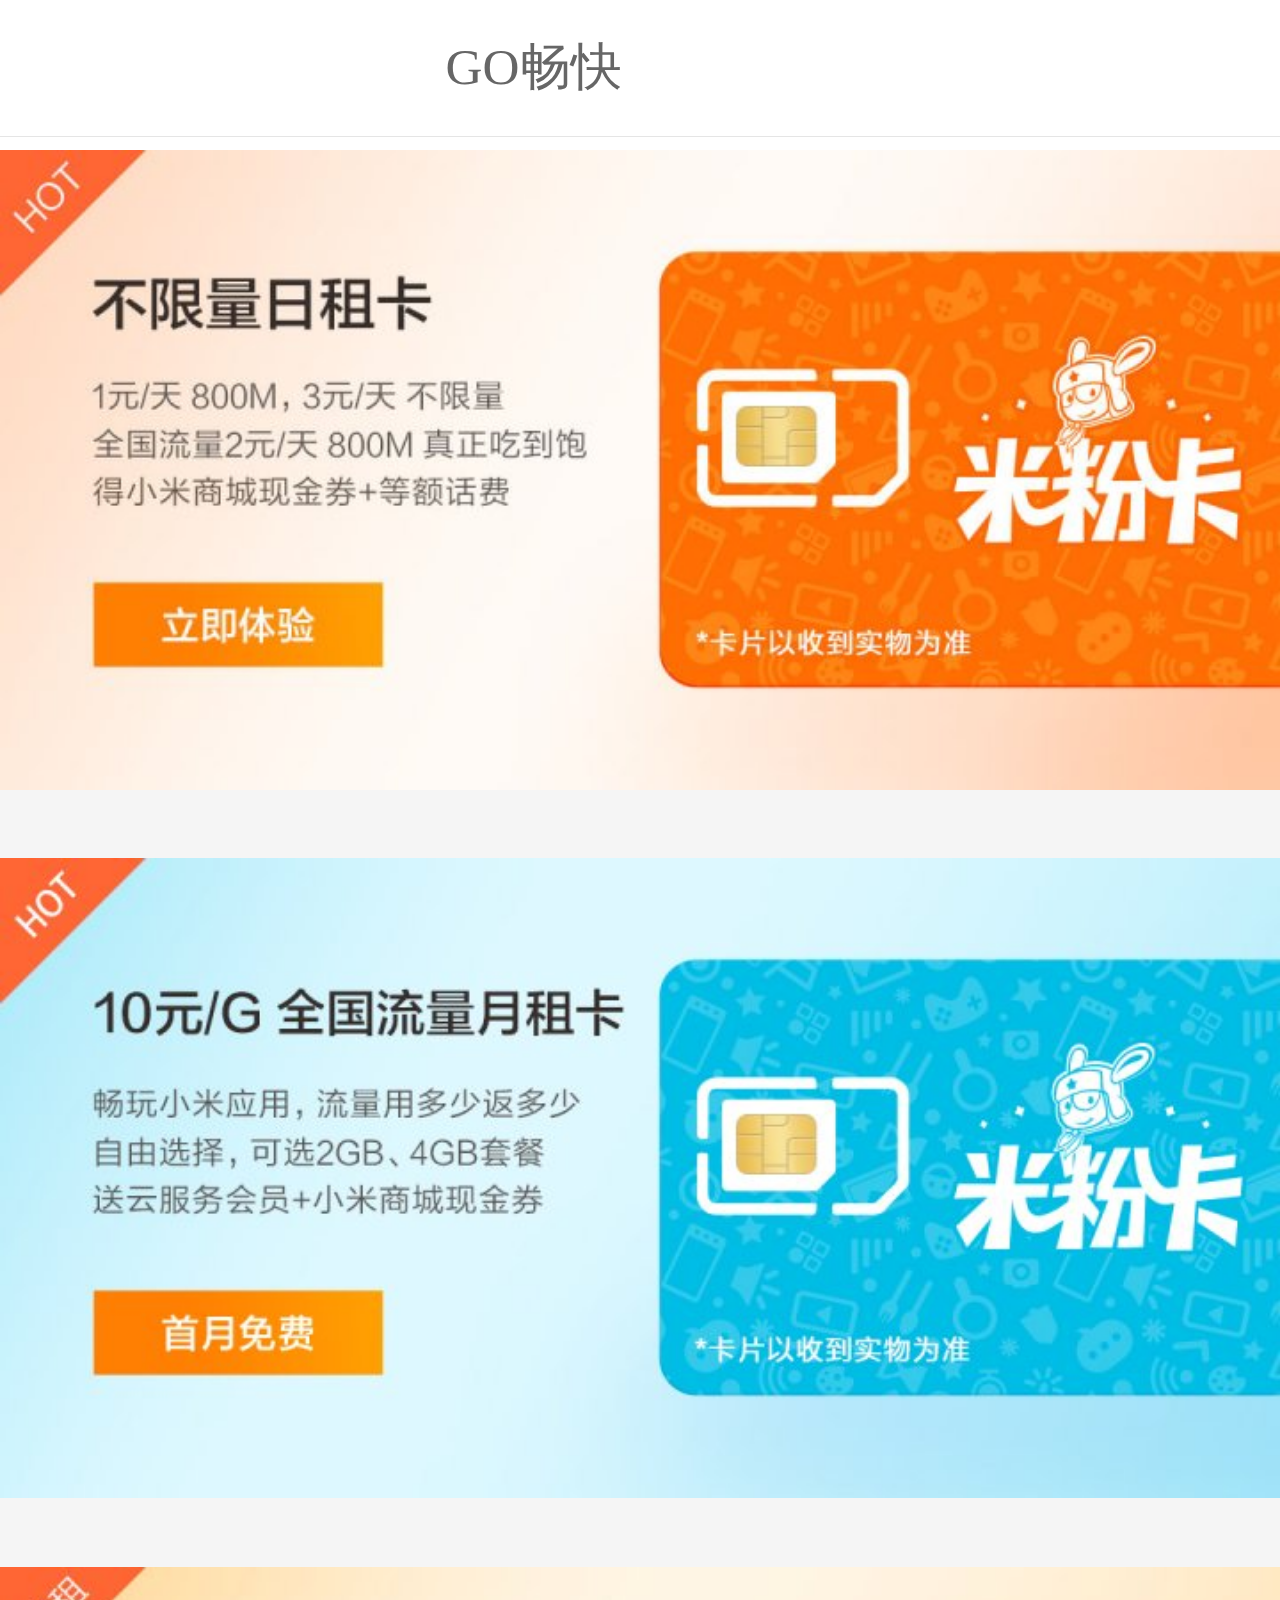
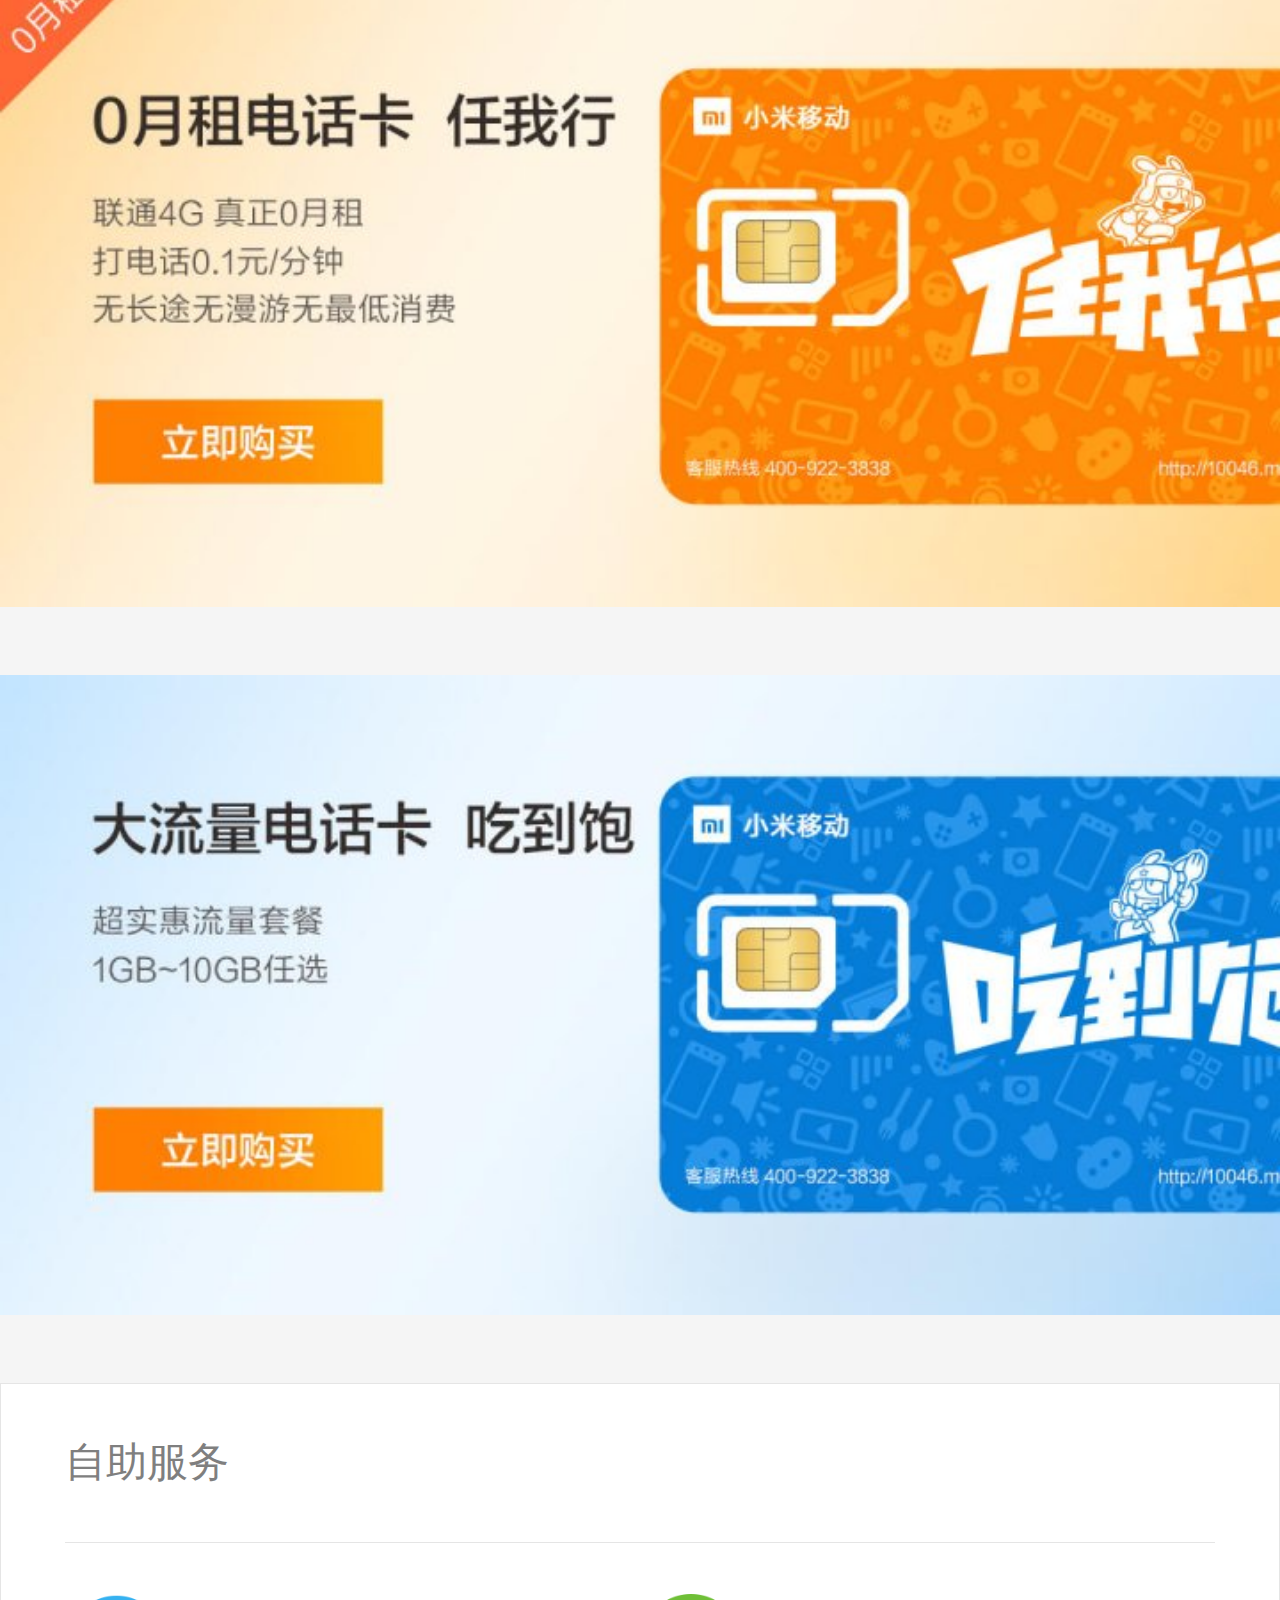
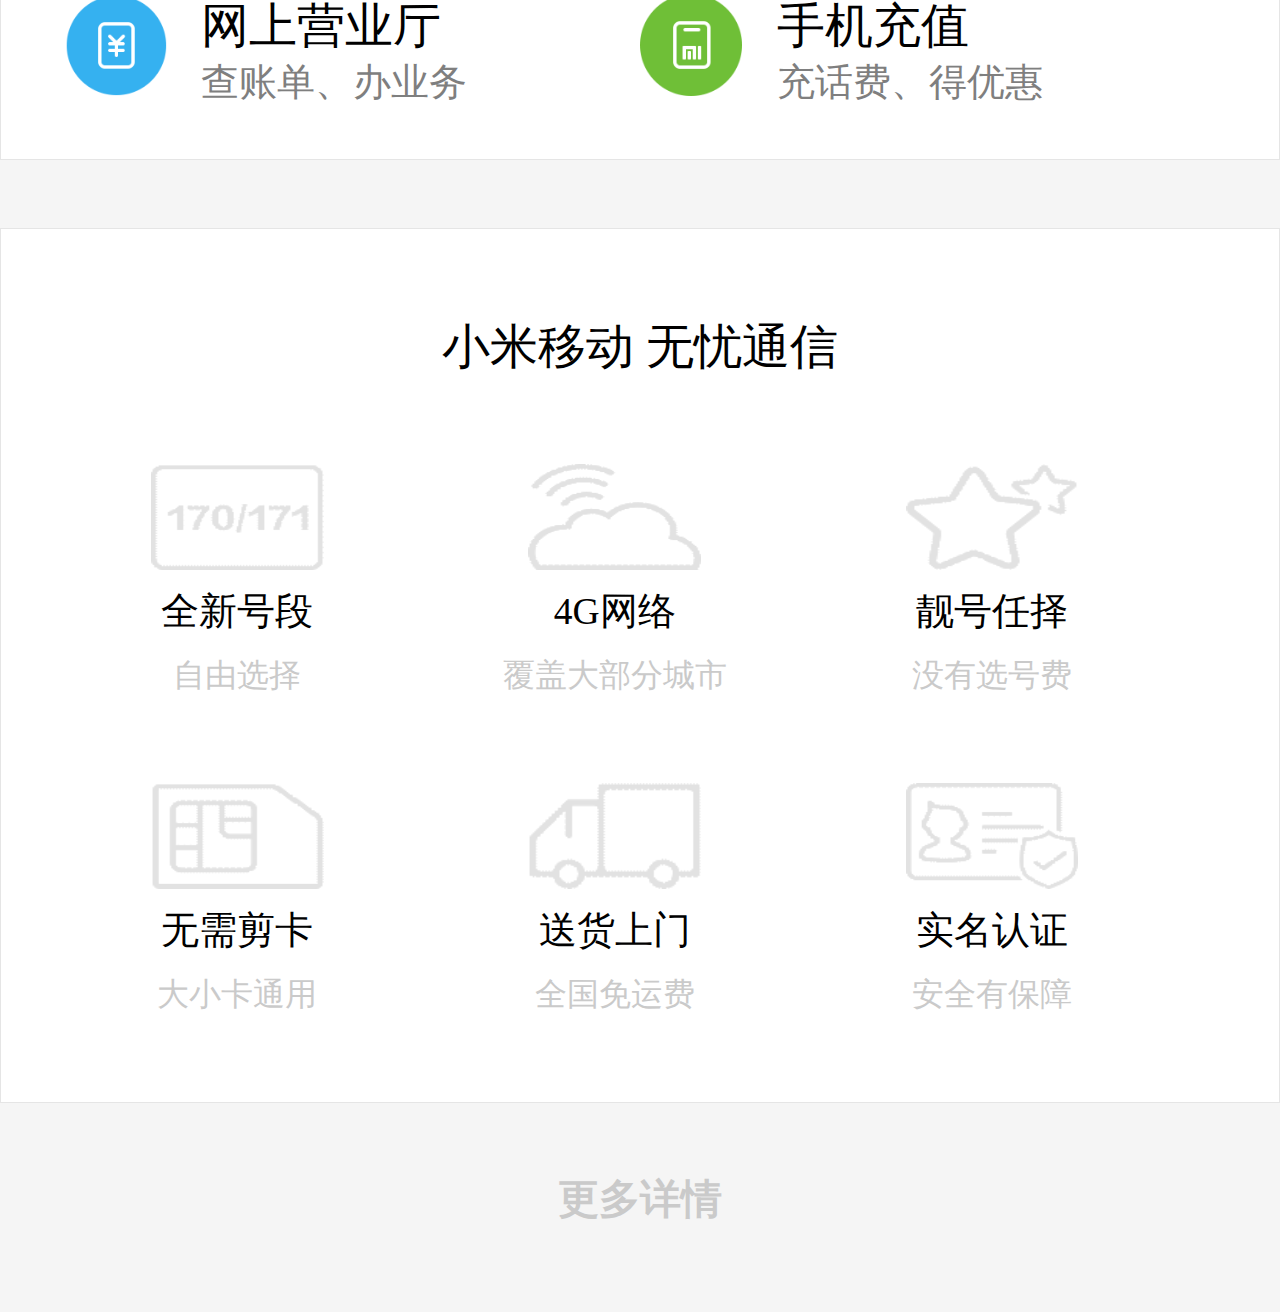
<file: erji.html>
<!DOCTYPE html>
<html lang="en">
<head>
    <meta charset="UTF-8">
    <meta name="viewport" content="width=device-width,initial-scale=1,maximum-scale=1,user-scalable=0">
    <title>Title</title>
    <link rel="stylesheet" href="css/erji.css">
    <link rel="stylesheet" href="https://at.alicdn.com/t/font_463012_r724y9eo3ucjtt9.css">
    <script src="rem.js"></script>
</head>
<body>
<div class="wrap">
    <div class="top">
        <a href="index.html" class="back iconfont">&#xe603;</a>GO畅快
    </div>
    <div class="banner">
        <a href="javascript:void(0);"><img src="img/82369db36e1f4612b5e166f7fe4f68b1.jpg" alt=""></a>
        <a href="javascript:void(0);"><img src="img/b544b2d9166446b882179216216aa30b.jpg" alt=""></a>
        <a href="javascript:void(0);"><img src="img/3060616e2b5e421583dff5e97367f7db.jpg" alt=""></a>
        <a href="javascript:void(0);"><img src="img/930c903d180943c6a7f9f58a7f6ef816.jpg" alt=""></a>
    </div>
    <div class="selfbusiness">
        <h3>自助服务</h3>
        <ul>
            <li>
                <a href=""><i></i>
                    <p>网上营业厅</p>
                    <p>查账单、办业务</p>
                </a>
            </li>
            <li>
                <a href=""><i></i>
                    <p>手机充值</p>
                    <p>充话费、得优惠</p>
                </a>
            </li>
        </ul>
    </div>
    <div class="wuy">
        <h3>小米移动 无忧通信</h3>
        <ul>
            <li><a href=""><img src="img/haoduan.png" alt=""></a>
                <p>全新号段</p>
                <p>自由选择</p>
            </li>
            <li><a href=""><img src="img/G4.png" alt=""></a>
                <p>4G网络</p>
                <p>覆盖大部分城市</p>
            </li>
            <li><a href=""><img src="img/lianghao.png" alt=""></a>
                <p>靓号任择</p>
                <p>没有选号费</p>
            </li>
            <li><a href=""><img src="img/noclip.png" alt=""></a>
                <p>无需剪卡</p>
                <p>大小卡通用</p>
            </li>
            <li><a href=""><img src="img/yunsong.png" alt=""></a>
                <p>送货上门</p>
                <p>全国免运费</p>
            </li>
            <li><a href=""><img src="img/shiming.png" alt=""></a>
                <p>实名认证</p>
                <p>安全有保障</p>
            </li>
        </ul>
    </div>
    <h3><a href="">更多详情</a></h3>
</div>
</body>
</html>
</file>
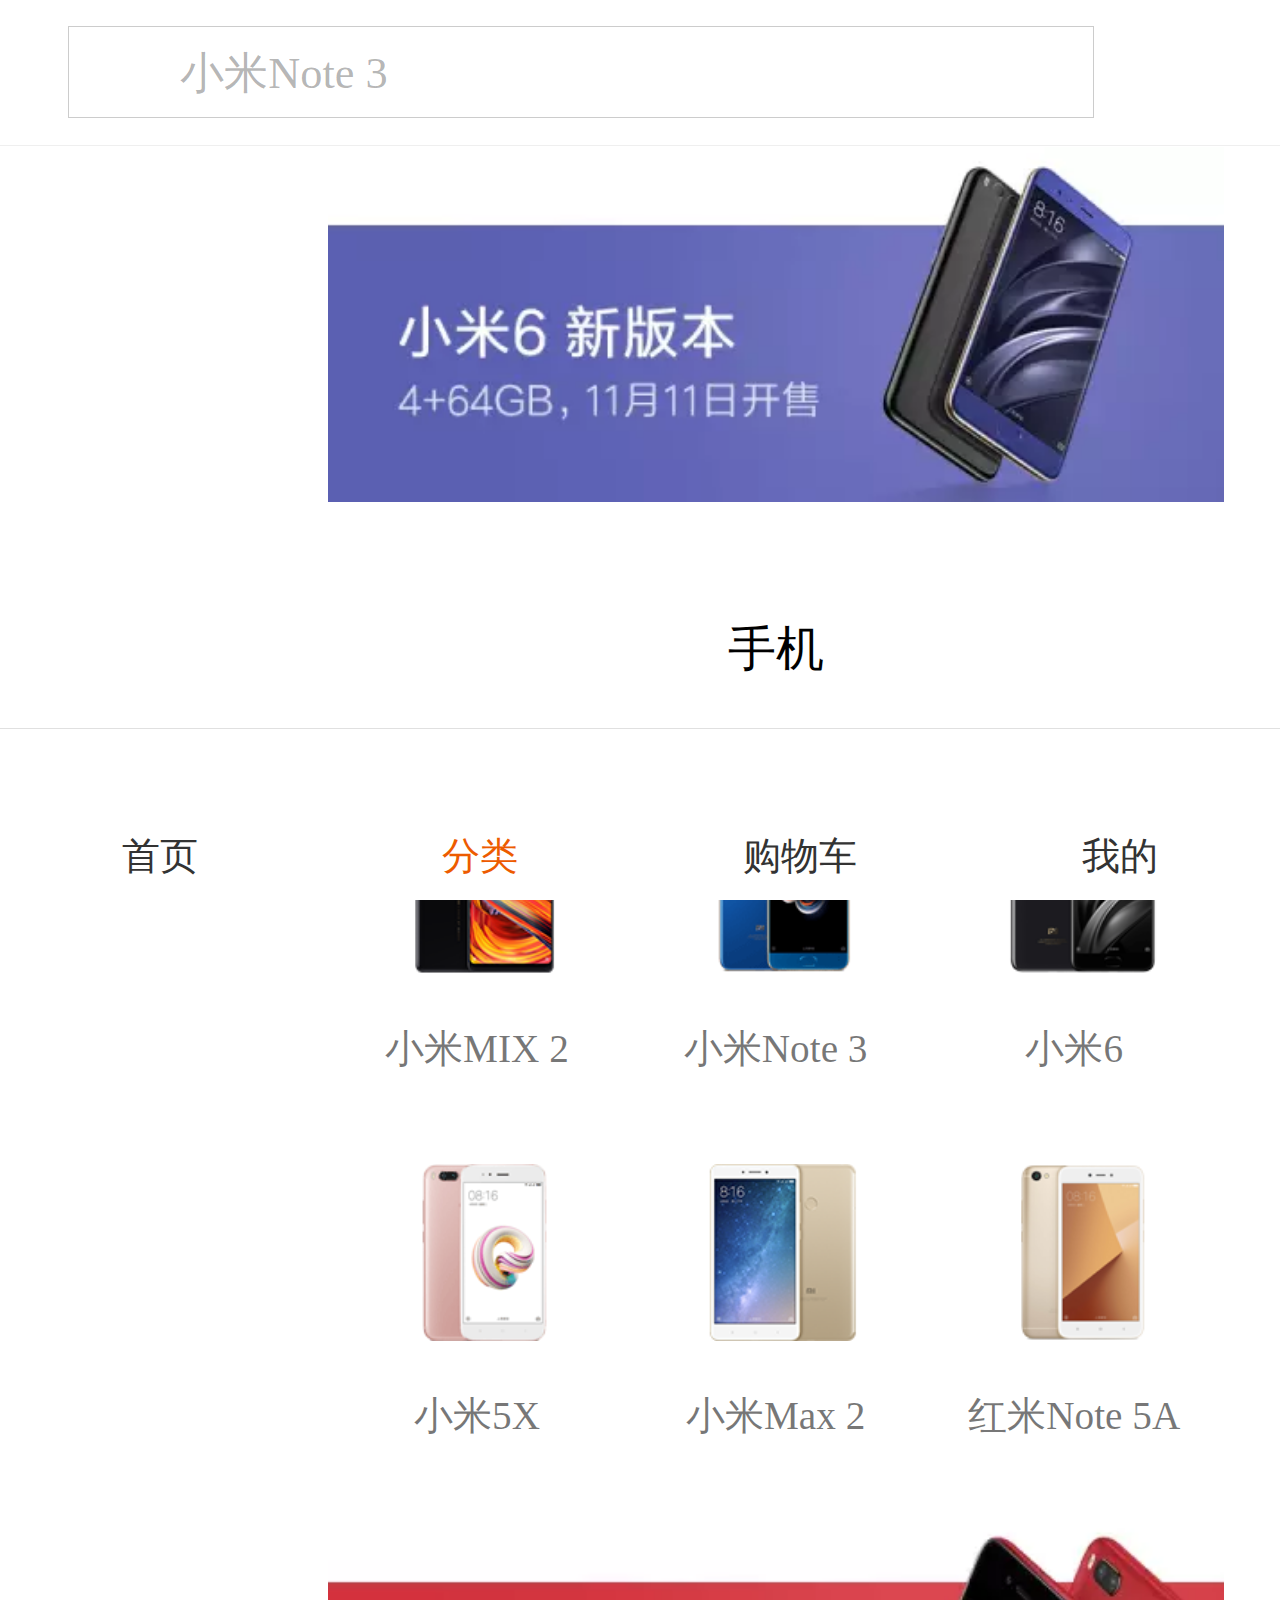
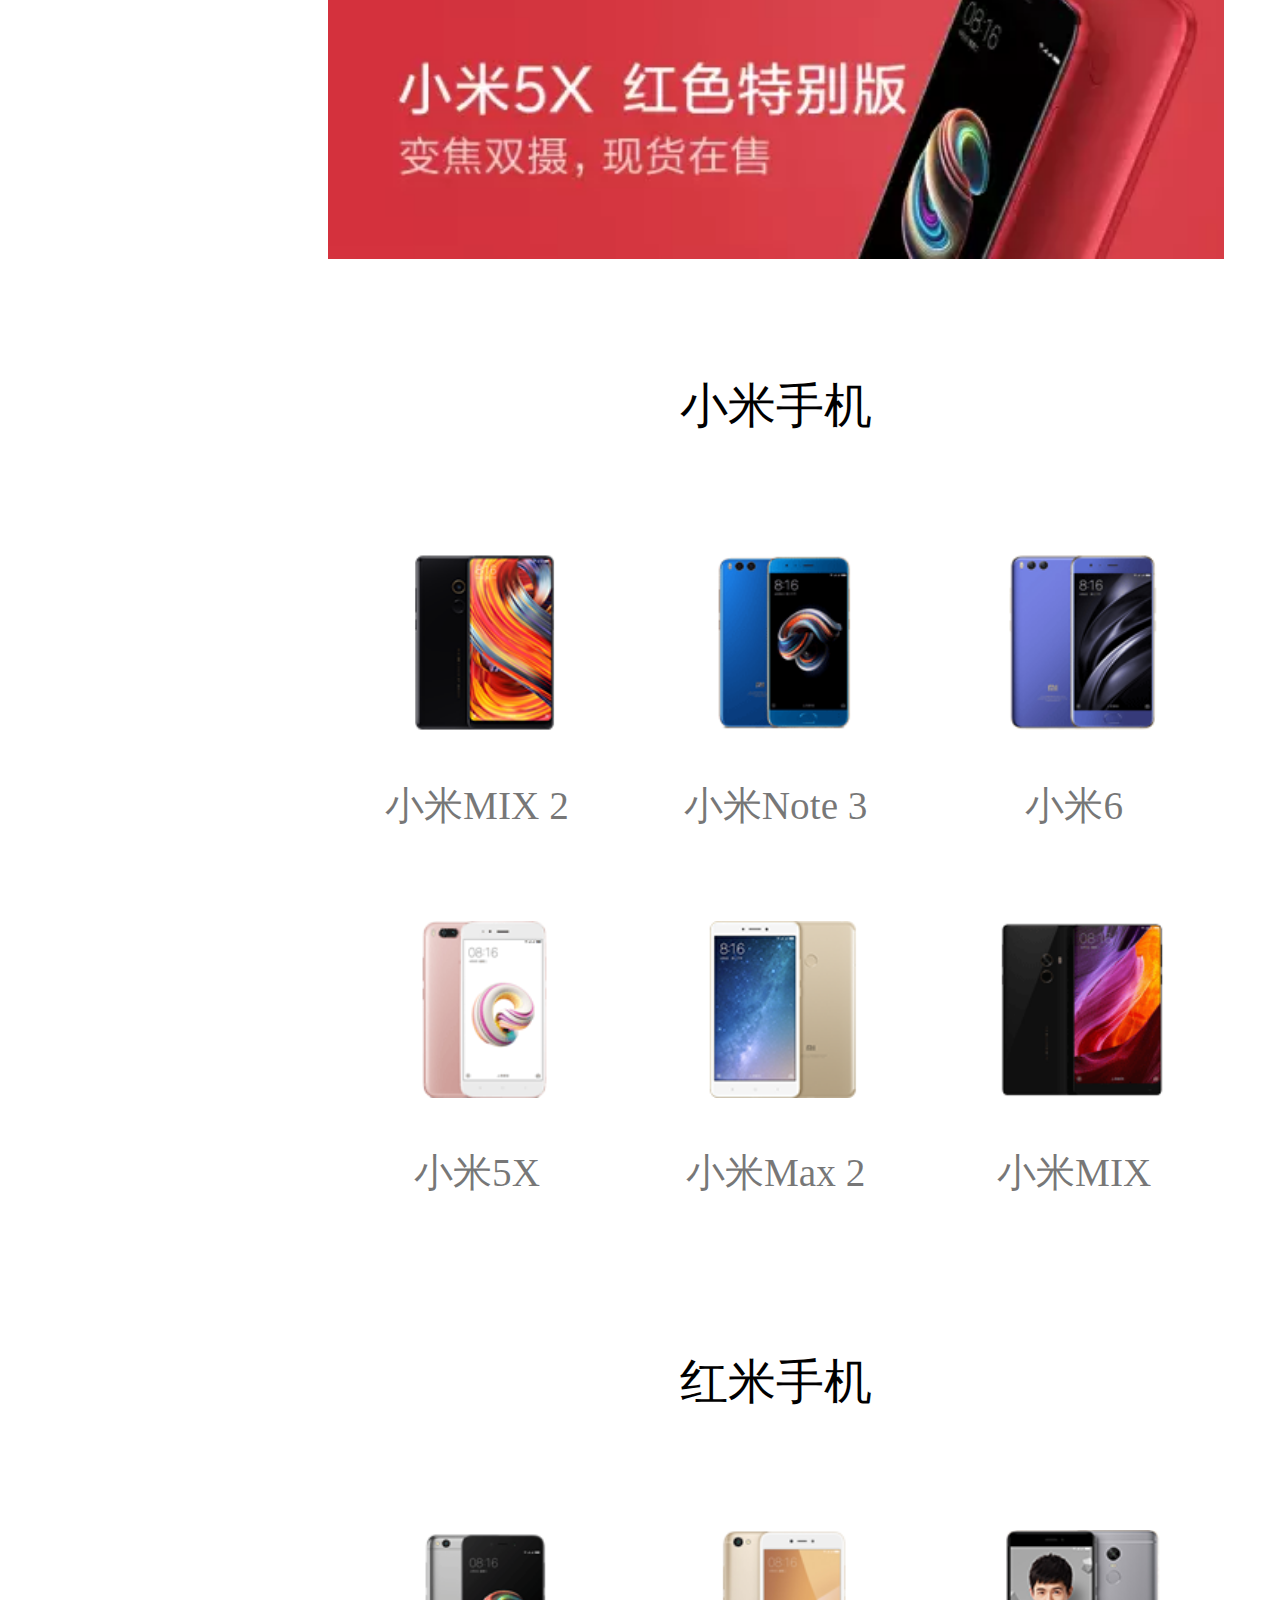
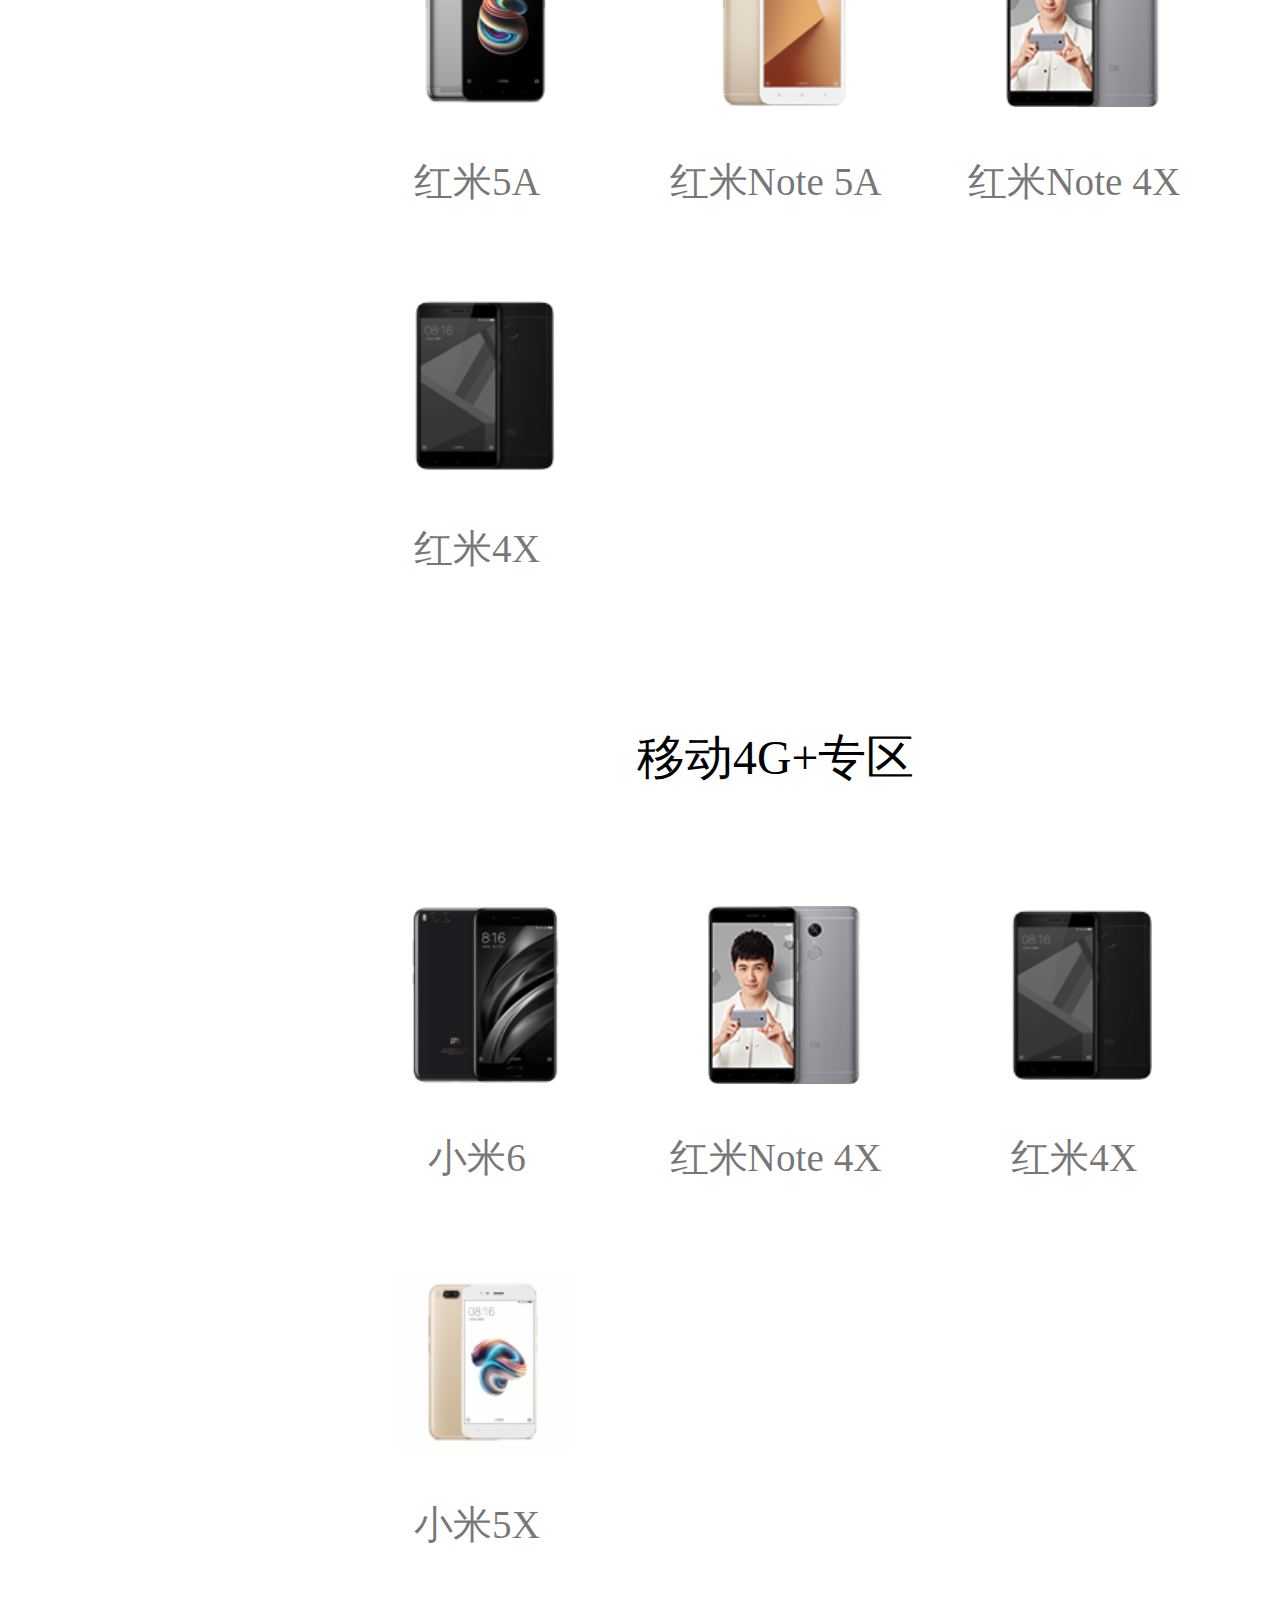
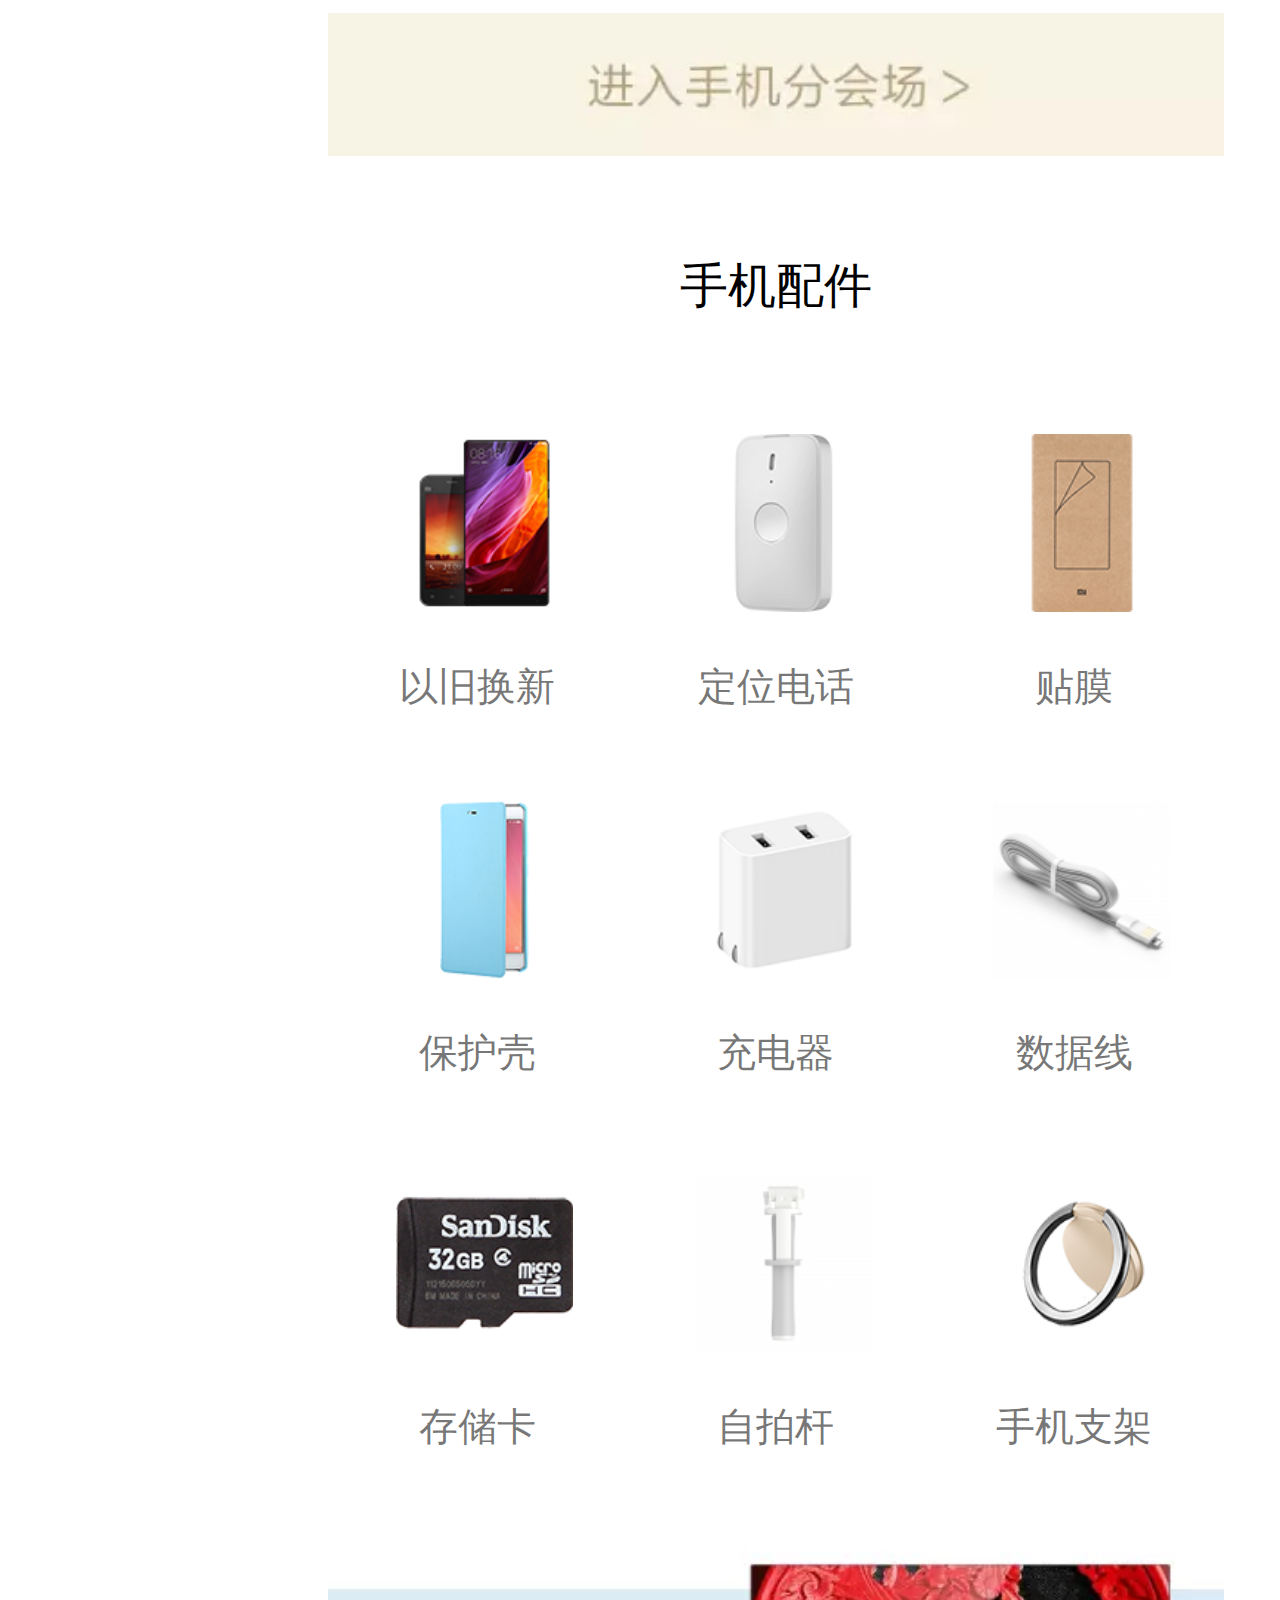
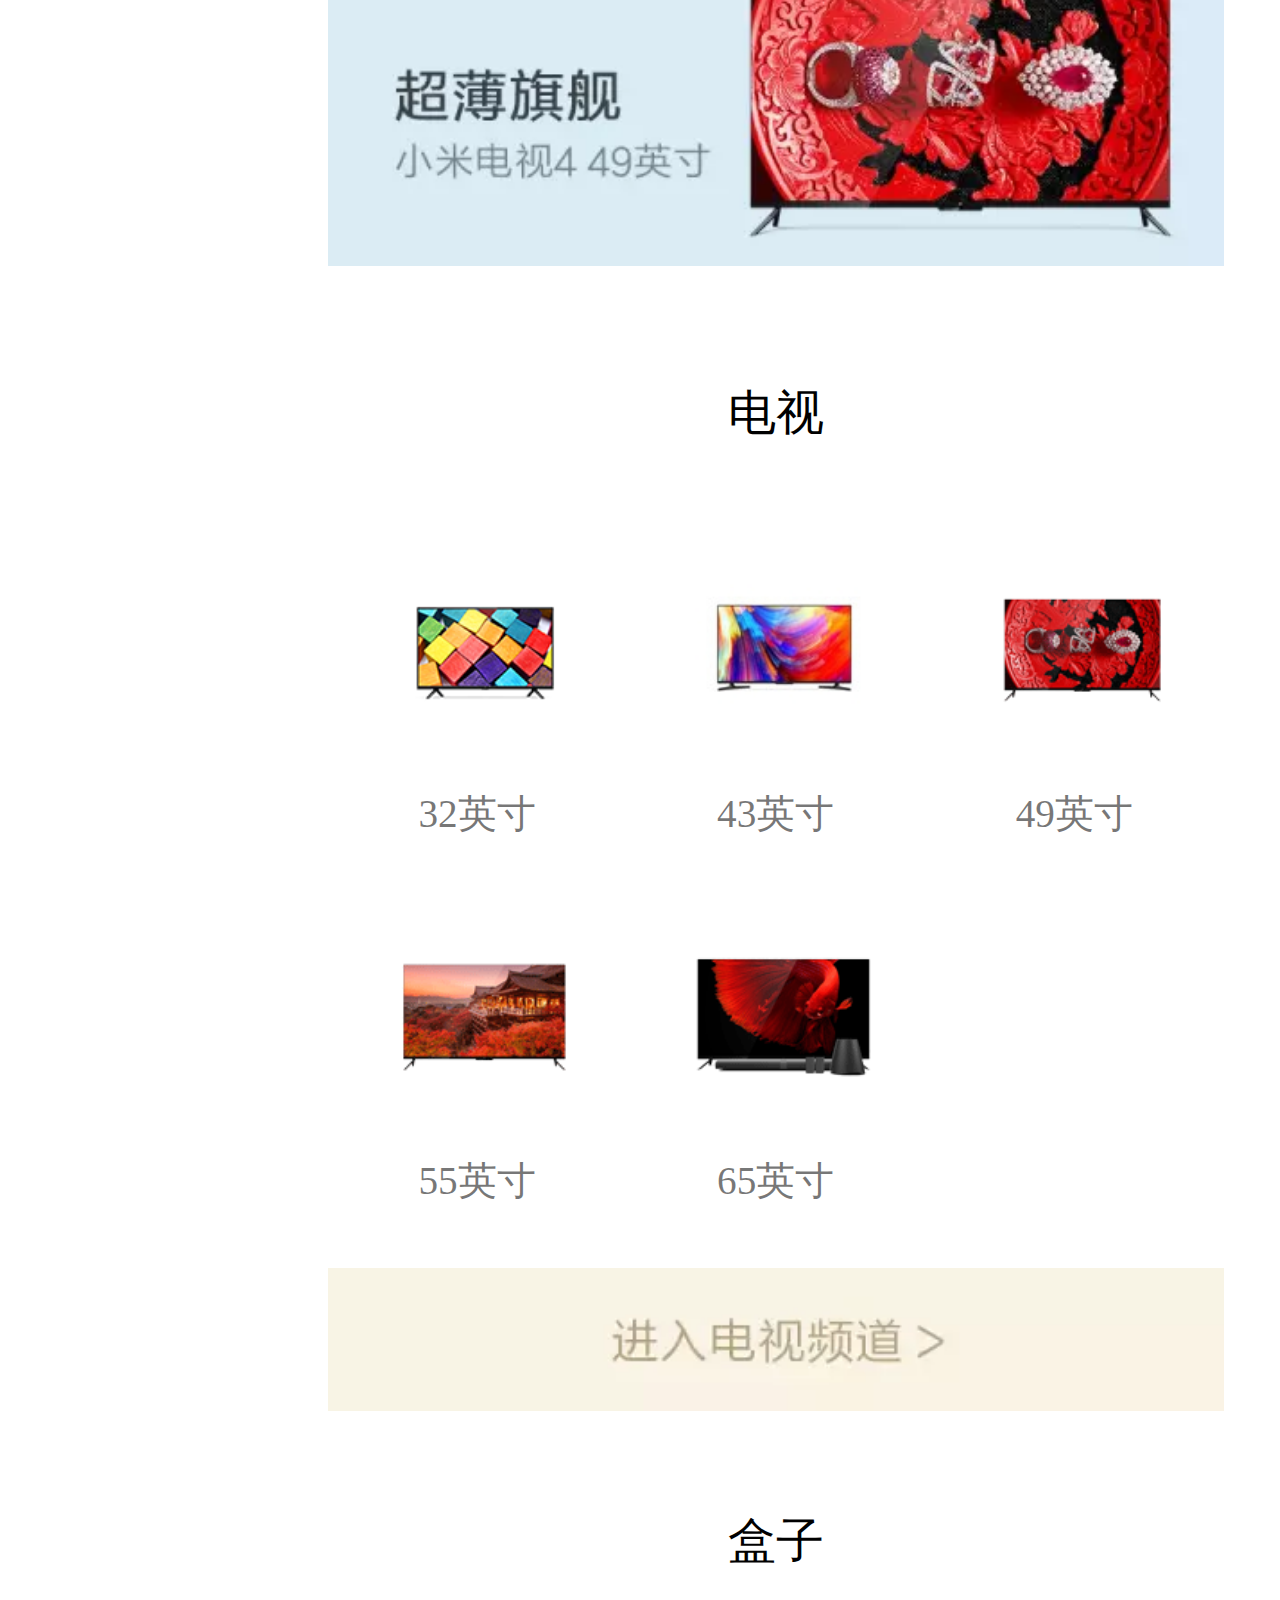
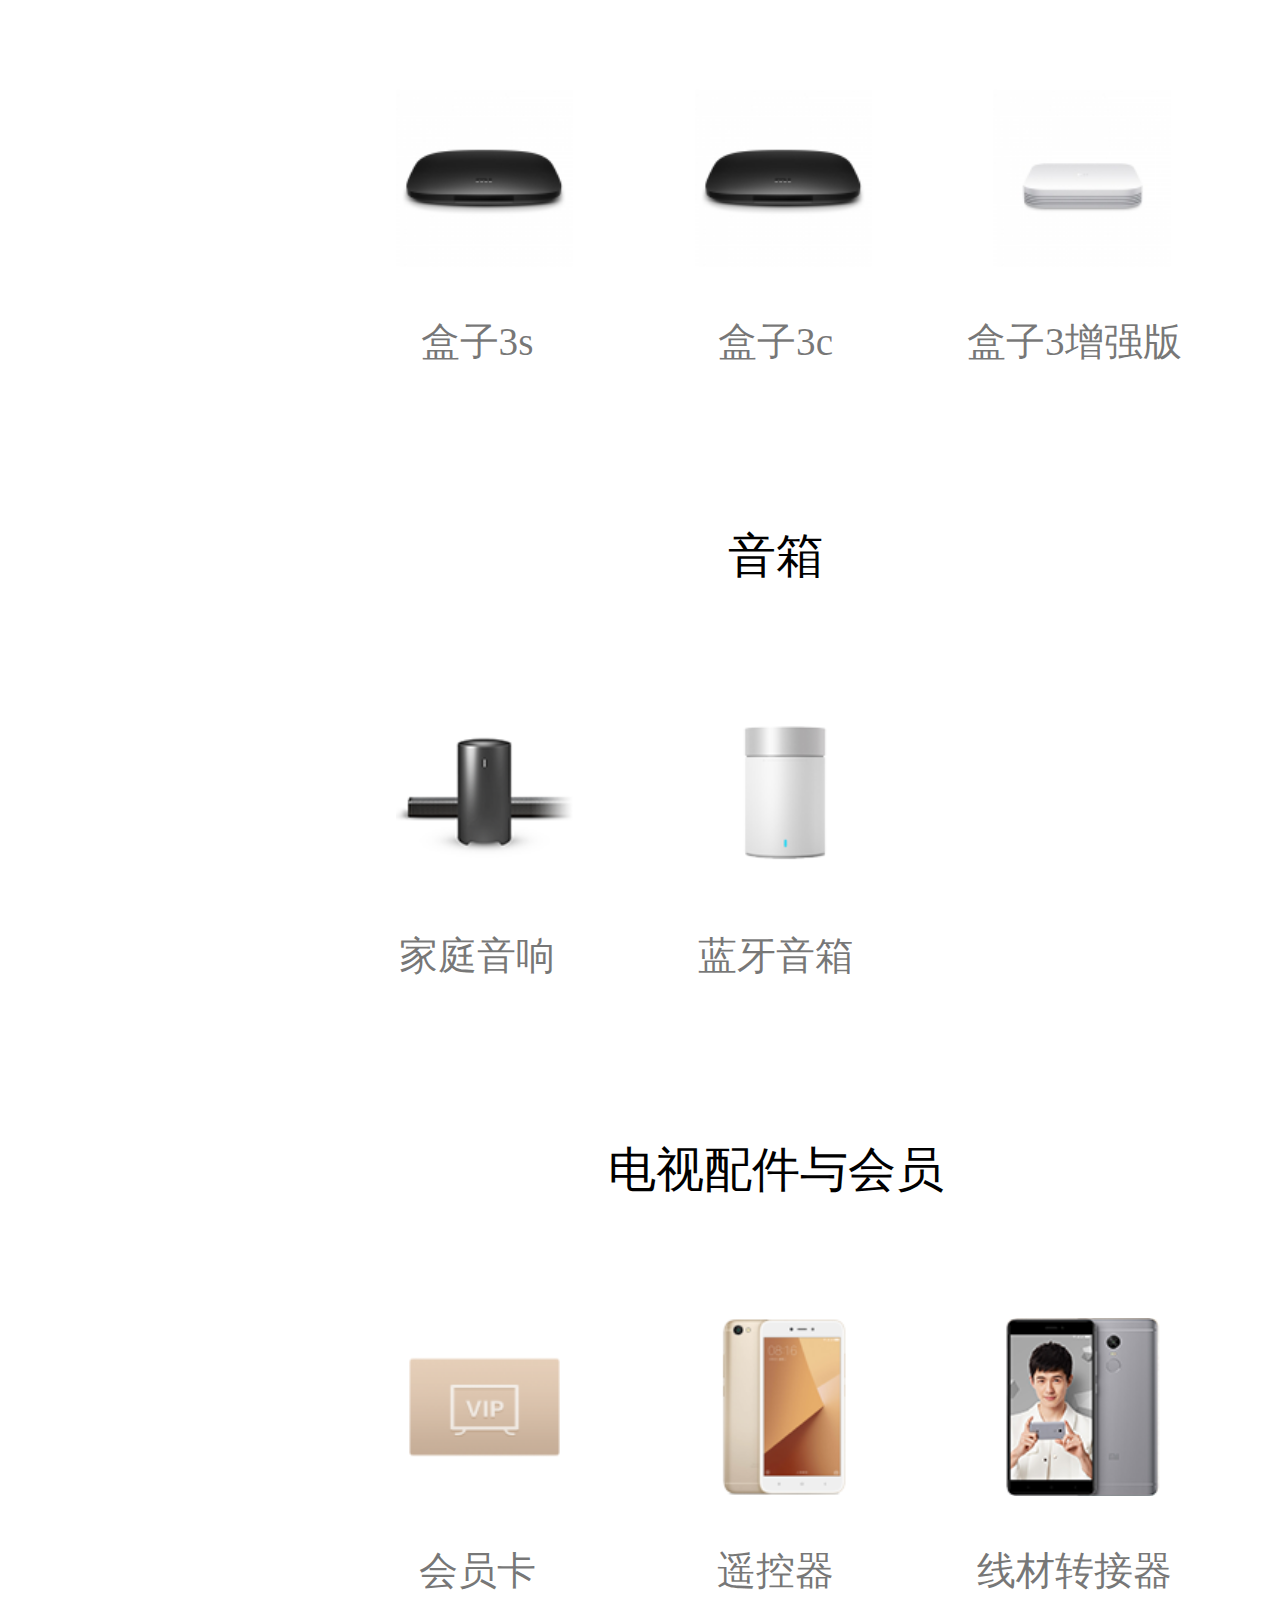
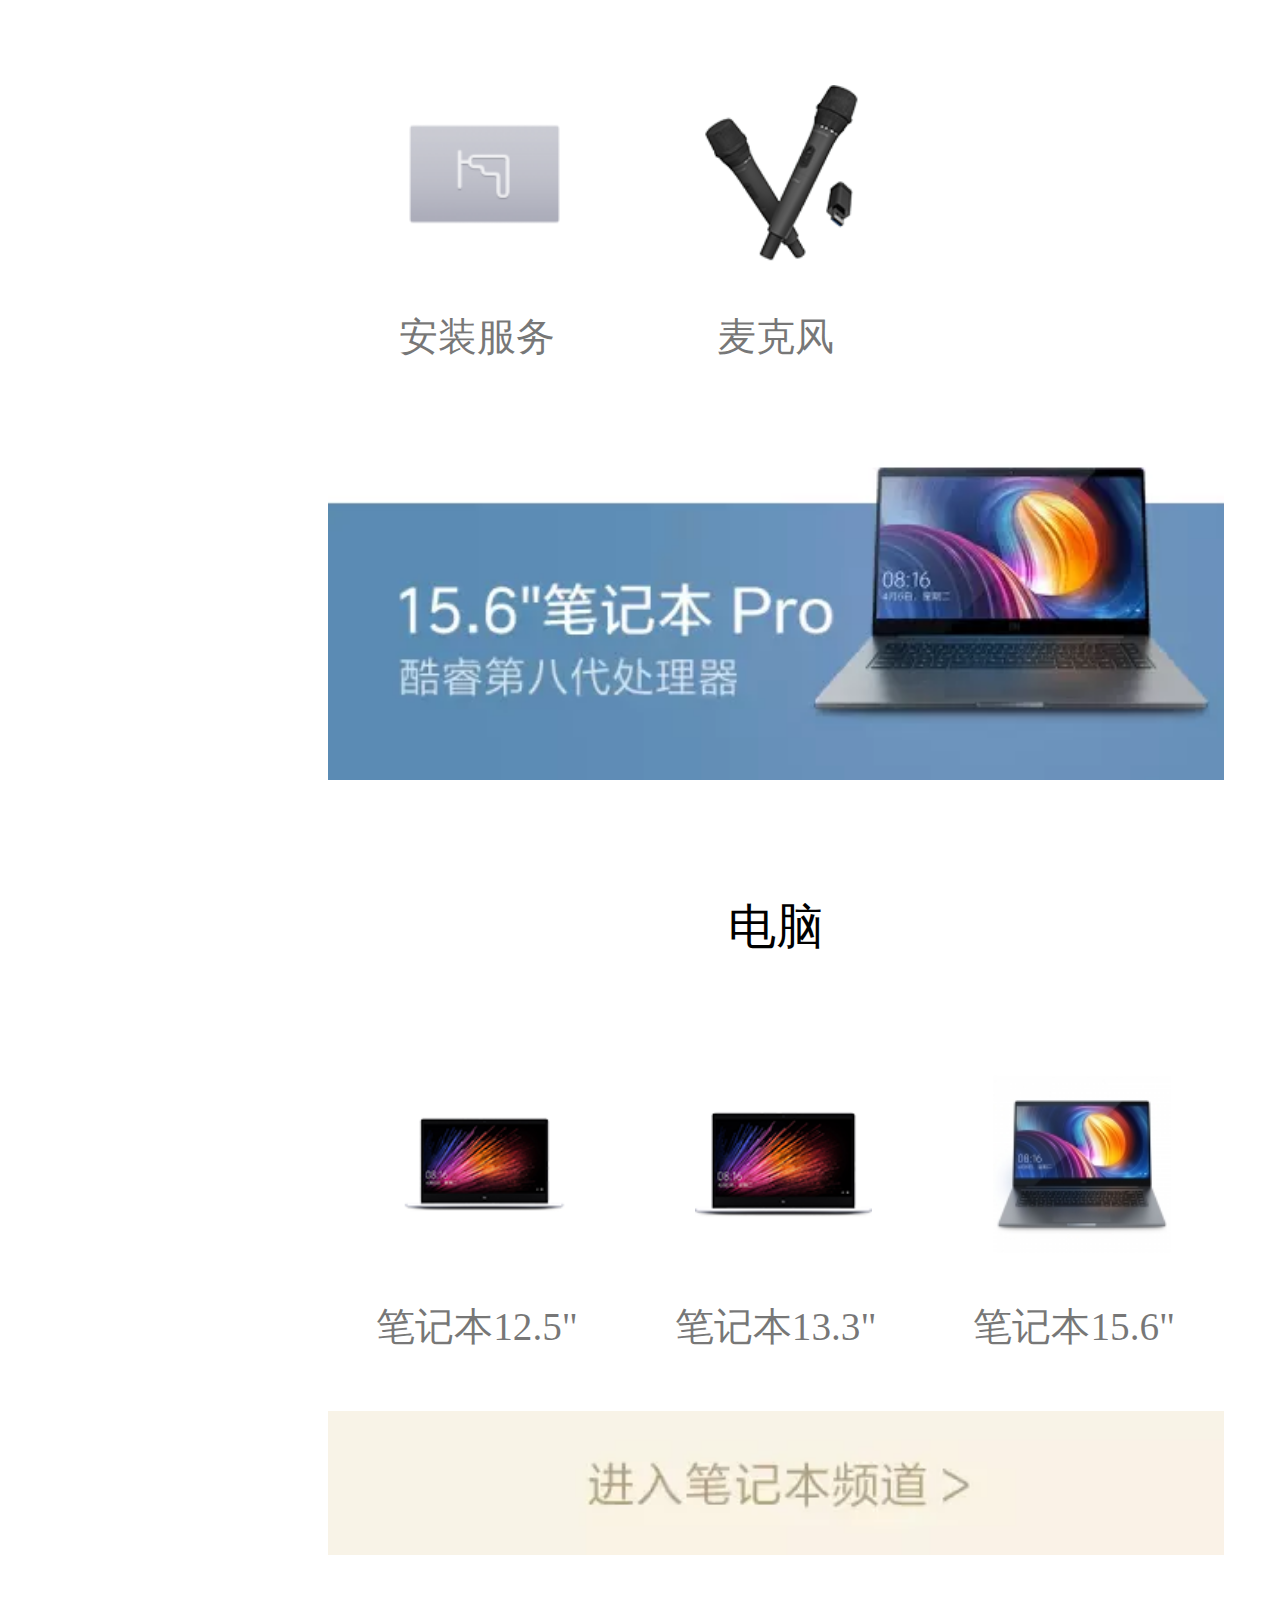
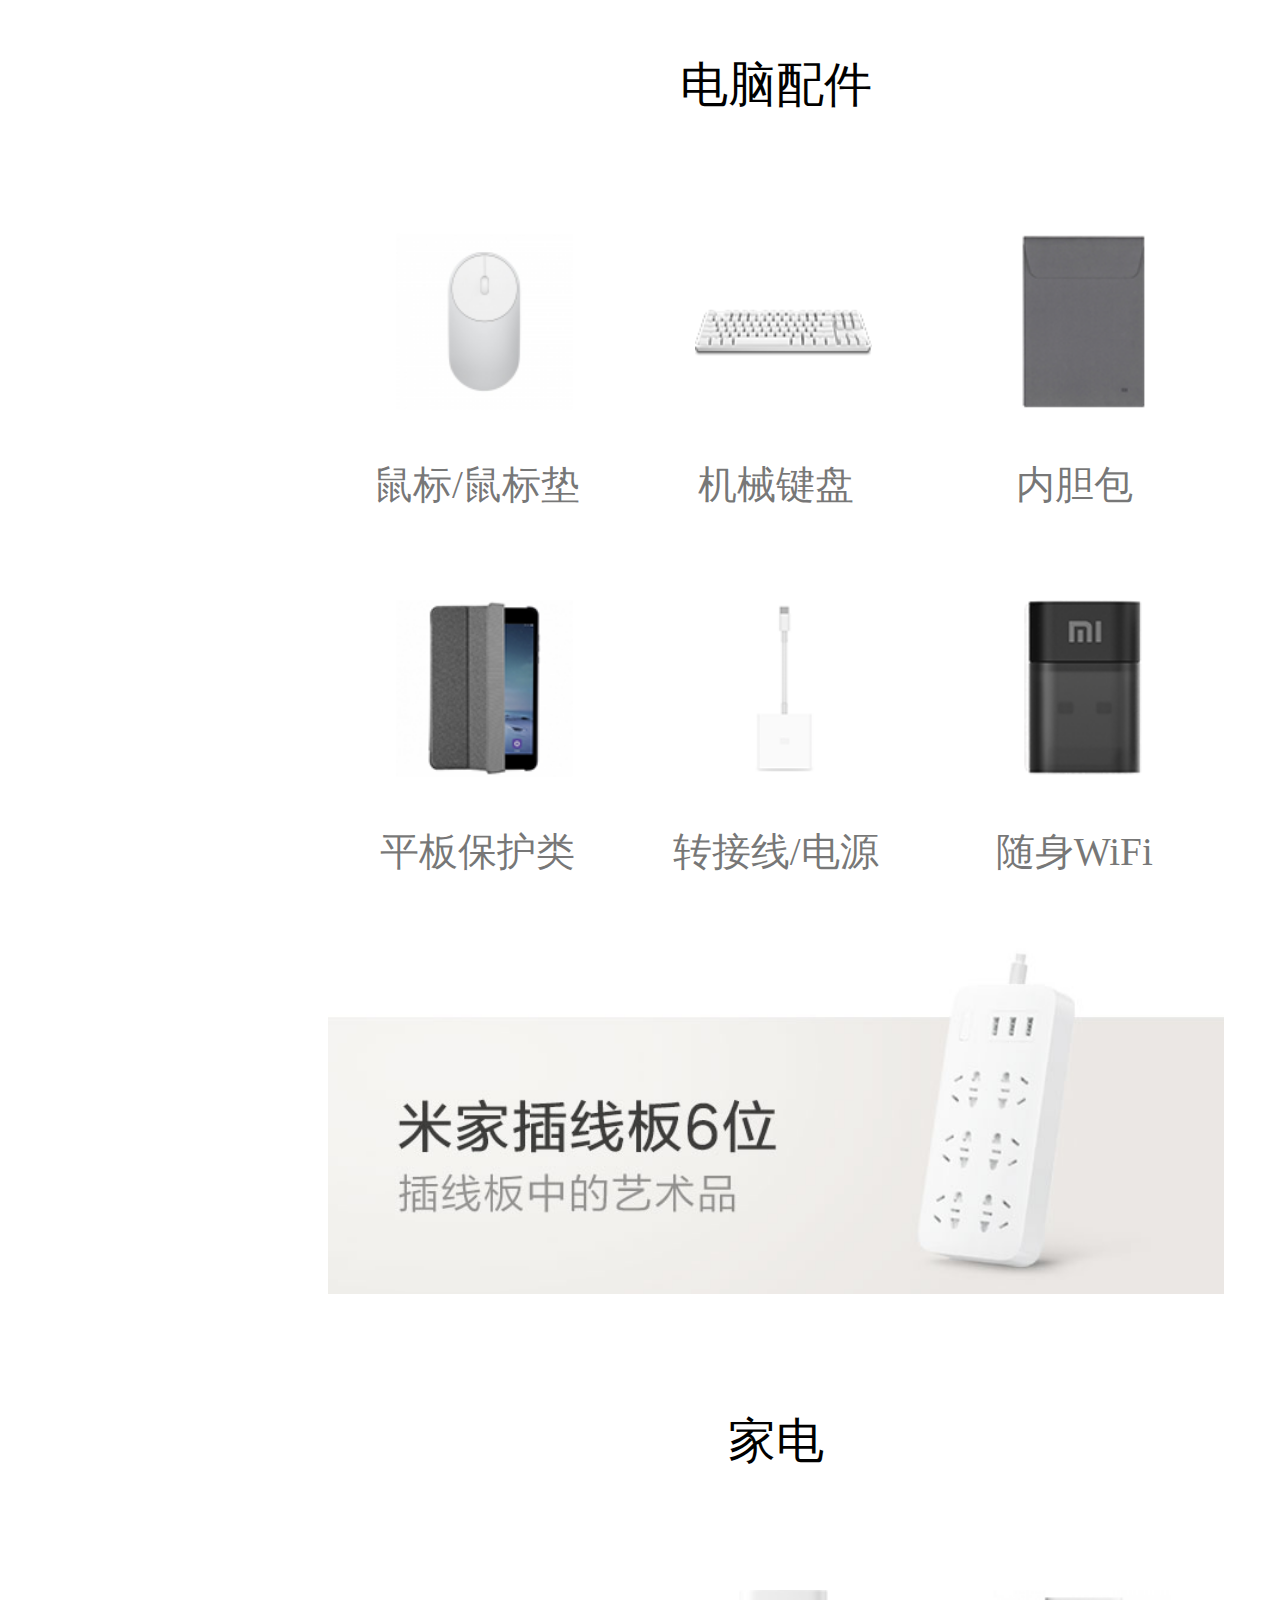
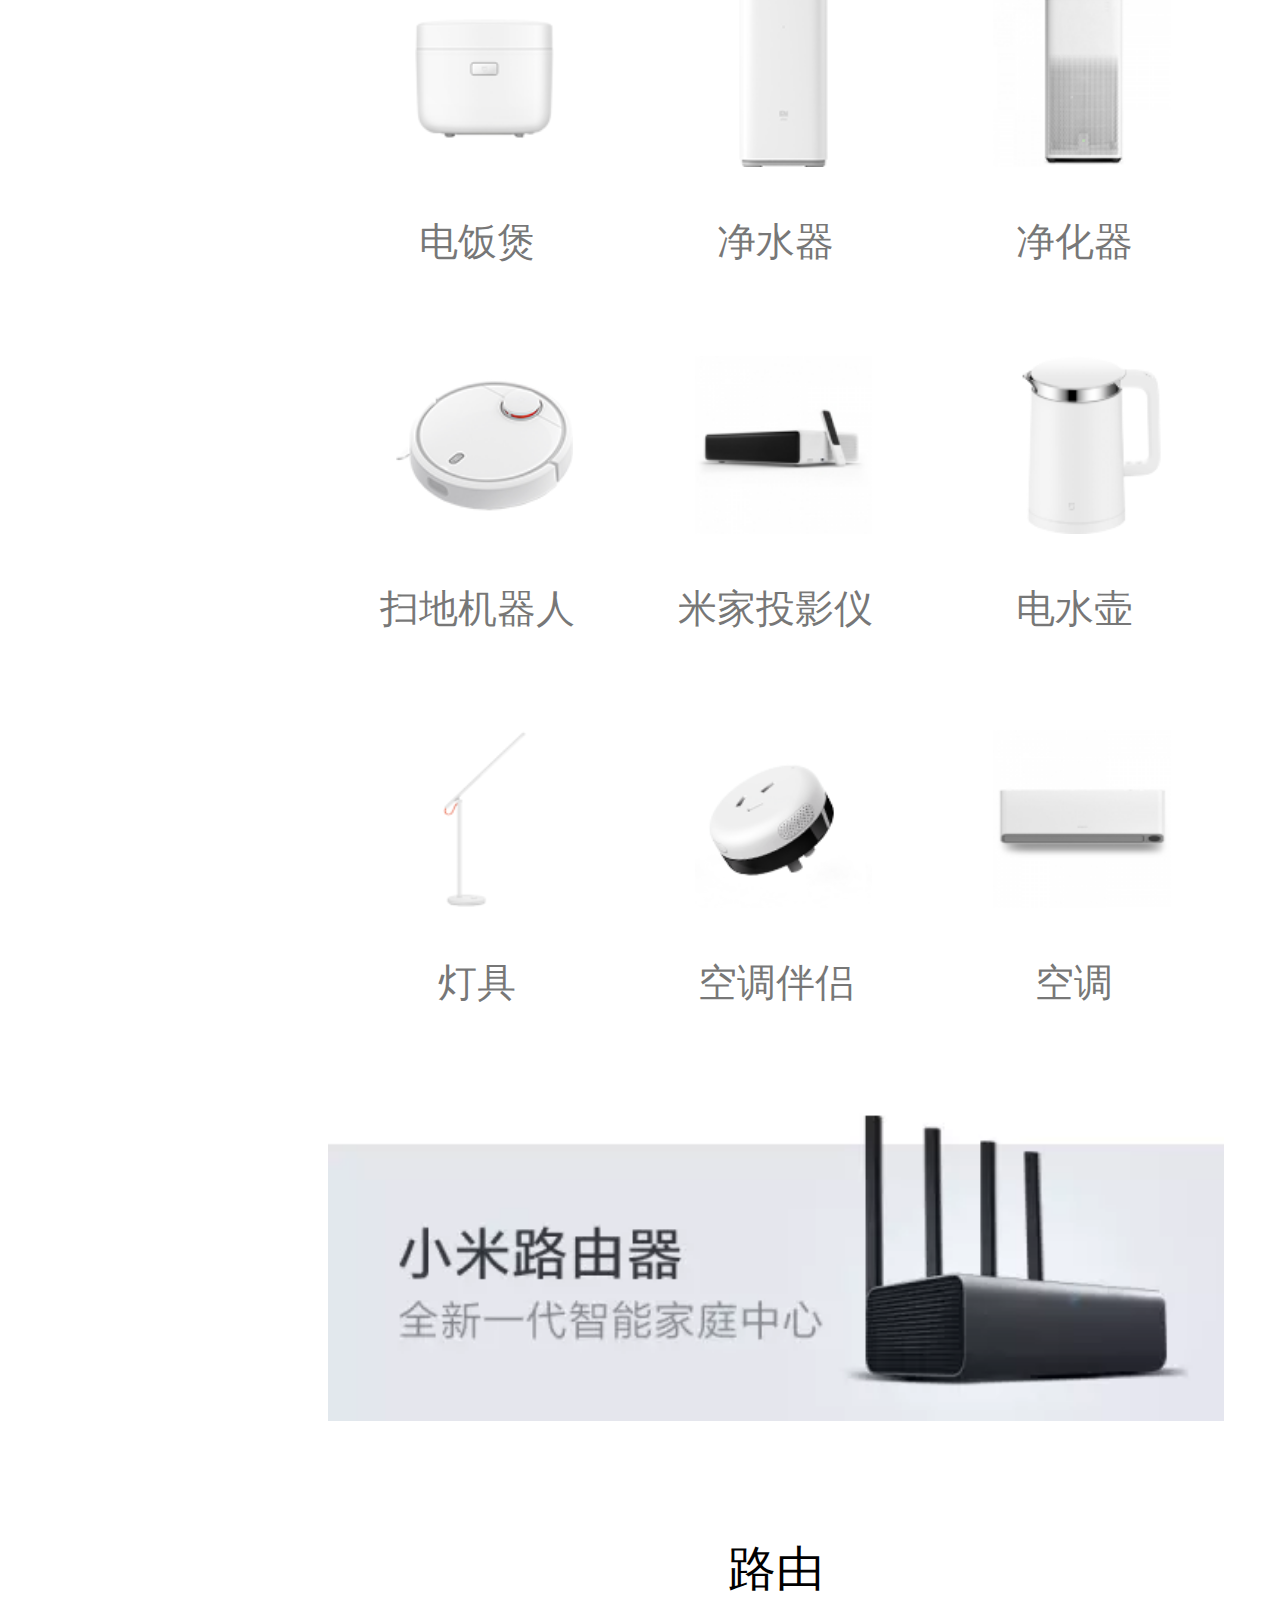
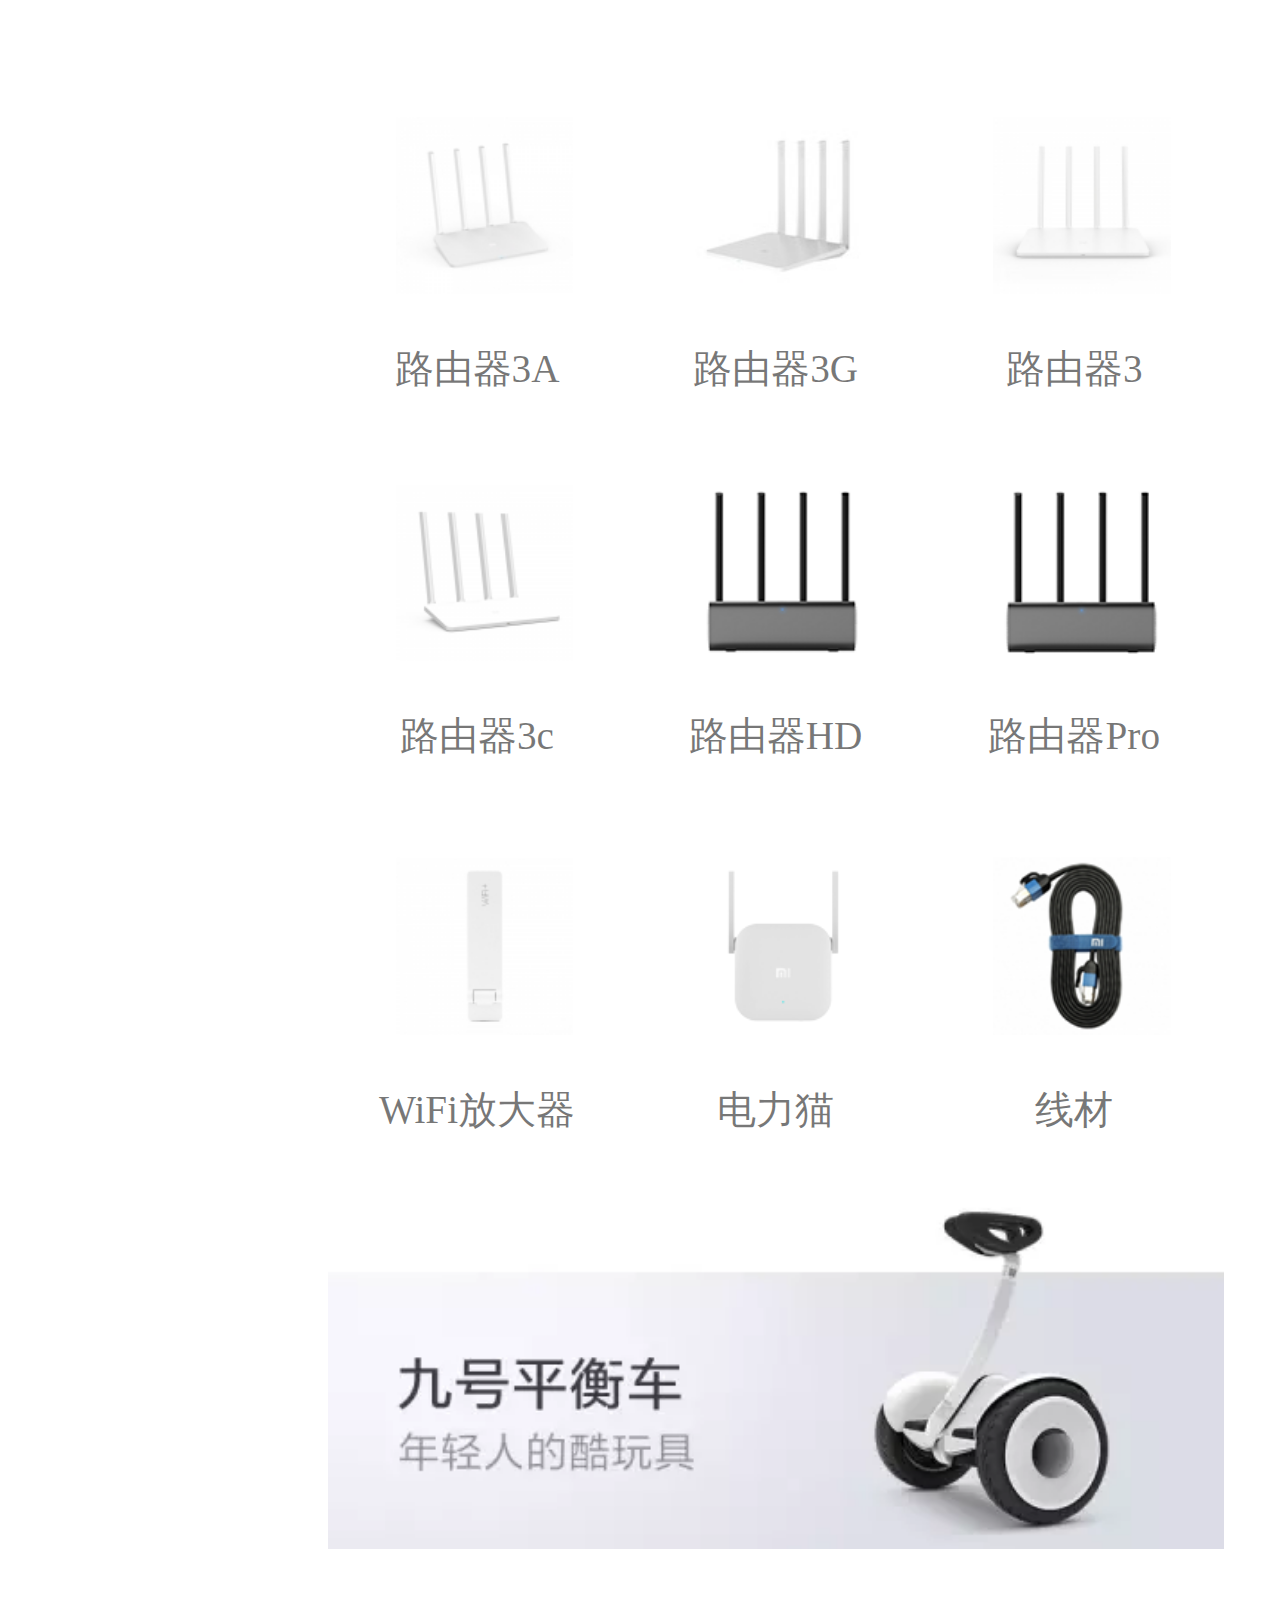
<file: index1.html>
<!DOCTYPE html>
<html lang="en">
<head>
	<meta charset="UTF-8">
	<meta name="viewport" content="width=device-width,initial-scale=1.0,maximum-scale=1.0,user-scalable=0">
	<title>fenlei</title>
	<script src="rem.js"></script>
	<link rel="stylesheet" href="https://at.alicdn.com/t/font_471281_grkcewy3dchdj9k9.css
">
	<link rel="stylesheet" href="css/index1.css">
</head>
<body>
	<div class="top">
		<a href="">
			<div class="search">
				<i class="iconfont">&#xe70b;</i>
				<span>小米Note 3</span>
			</div>
			<i class="iconfont" class="infomate">&#xe996;</i>
		</a>
	</div>
	<!--<div class="left">-->
		<!--<ul>-->
			<!--<li>-->
				<!--<span style="color:#fb7d34; font-size:0.36rem;">新品</span>-->
			<!--</li>-->
			<!--<li>-->
				<!--<span>手机</span>-->
			<!--</li>-->
			<!--<li>-->
				<!--<span>电视</span>-->
			<!--</li>-->
			<!--<li>-->
				<!--<span>电脑</span>-->
			<!--</li>-->
			<!--<li>-->
				<!--<span>家电</span>-->
			<!--</li>-->
			<!--<li>-->
				<!--<span>路由</span>-->
			<!--</li>-->
			<!--<li>-->
				<!--<span>智能</span>-->
			<!--</li>-->
			<!--<li>-->
				<!--<span>电源</span>-->
			<!--</li>-->
			<!--<li>-->
				<!--<span>耳机</span>-->
			<!--</li>-->
			<!--<li>-->
				<!--<span>音箱</span>-->
			<!--</li>-->
			<!--<li>-->
				<!--<span>礼品</span>-->
			<!--</li>-->
			<!--<li>-->
				<!--<span>生活</span>-->
			<!--</li>-->
			<!--<li>-->
				<!--<span>米粉卡</span>-->
			<!--</li>-->
			<!--<li>-->
				<!--<span>零售店</span>-->
			<!--</li>-->
		<!--</ul>-->
	<!--</div>-->
	<div class="right">
		<div class="item">
			<a href="">
				<img src="img/506d309d-28ef-e831-a2fa-d1c1809944e1!500x200.webp" alt="">
			</a>
		</div>
		<!-- 手机 -->
		<div class="title">
			<!-- <div class="gang1"></div> -->
			<span>手机</span>
			<!-- <div class="gang2"></div> -->
		</div>
		<div class="box">
			<div class="con">
				<a href="">
					<img src="img/sj1.png" alt="">
					<p>小米MIX 2</p>
				</a>
			</div>
			<div class="con">
				<a href="">
					<img src="img/sj2.png" alt="">
					<p>小米Note 3</p>
				</a>
			</div>
			<div class="con">
				<a href="index4.html">
					<img src="img/sj3.png" alt="">
					<p>小米6</p>
				</a>
			</div>
			<div class="con">
				<a href="">
					<img src="img/sj4.png" alt="">
					<p>小米5X</p>
				</a>
			</div>
			<div class="con">
				<a href="">
					<img src="img/sj5.png" alt="">
					<p>小米Max 2</p>
				</a>
			</div>
			<div class="con">
				<a href="">
					<img src="img/sj6.png" alt="">
					<p>红米Note 5A</p>
				</a>
			</div>
		</div>
		<!-- 电视 -->
	<!--	<div class="title" style="margin-top: 0.05rem">
			&lt;!&ndash; <div class="gang1"></div> &ndash;&gt;
			<span>电视</span>
			&lt;!&ndash; <div class="gang2"></div> &ndash;&gt;
		</div>
		<div class="box1">
			<div class="con">
				<a href="">
					<img src="img/ds1.png" alt="">
					<p>32英寸</p>
				</a>
			</div>
			<div class="con">
				<a href="">
					<img src="img/ds2.png" alt="">
					<p>43英寸</p>
				</a>
			</div>
			<div class="con">
				<a href="">
					<img src="img/ds3.png" alt="">
					<p>55英寸</p>
				</a>
			</div>
		</div>-->
		<!-- 电脑 -->
		<!--<div class="title" style="margin-top:0.05rem">
			&lt;!&ndash; <div class="gang1"></div> &ndash;&gt;
			<span >电脑</span>
			&lt;!&ndash; <div class="gang2"></div> &ndash;&gt;
		</div>
		<div class="box1">
			<div class="con">
				<a href="">
					<img src="img/dn1.png" alt="">
					<p>笔记本Pro 15.6"</p>
				</a>
			</div>
			<div class="con">
				<a href="">
					<img src="img/dn2.png" alt="">
					<p>笔记本13.3" i7</p>
				</a>
			</div>
		</div>-->
		<div class="item">
			<a href="">
				<img src="img/25ab00ad-43d9-dc03-2c09-f088b27a807b!500x200.webp" alt="">
			</a>
		</div>
		<!-- 小米手机 -->
		<div class="title">
			<!-- <div class="gang1"></div> -->
			<span>小米手机</span>
			<!-- <div class="gang2"></div> -->
		</div>
		<div class="box">
			<div class="con">
				<a href="">
					<img src="img/xmsj1.png" alt="">
					<p>小米MIX 2</p>
				</a>
			</div>
			<div class="con">
				<a href="">
					<img src="img/xmsj2.png" alt="">
					<p>小米Note 3</p>
				</a>
			</div>
			<div class="con">
				<a href="">
					<img src="img/xmsj3.png" alt="">
					<p>小米6</p>
				</a>
			</div>
			<div class="con">
				<a href="">
					<img src="img/xmsj4.png" alt="">
					<p>小米5X</p>
				</a>
			</div>
			<div class="con">
				<a href="">
					<img src="img/xmsj5.png" alt="">
					<p>小米Max 2</p>
				</a>
			</div>
			<div class="con">
				<a href="">
					<img src="img/xmsj6.png" alt="">
					<p>小米MIX</p>
				</a>
			</div>
		</div>
		<!-- 红米手机 -->
		<div class="title"  style="margin-top:0.05rem">
			<!-- <div class="gang1"></div> -->
			<span>红米手机</span>
			<!-- <div class="gang2"></div> -->
		</div>
		<div class="box">
			<div class="con">
				<a href="">
					<img src="img/hm1.png" alt="">
					<p>红米5A</p>
				</a>
			</div>
			<div class="con">
				<a href="">
					<img src="img/hm2.png" alt="">
					<p>红米Note 5A</p>
				</a>
			</div>
			<div class="con">
				<a href="">
					<img src="img/hm3.png" alt="">
					<p>红米Note 4X</p>
				</a>
			</div>
			<div class="con">
				<a href="">
					<img src="img/hm4.png" alt="">
					<p>红米4X</p>
				</a>
			</div>
		</div>
		<!-- 移动4G+专区 -->
		<div class="title"  style="margin-top:0.05rem">
			<!-- <div class="gang1"></div> -->
			<span >移动4G+专区</span>
			<!-- <div class="gang2"></div> -->
		</div>
		<div class="box">
			<div class="con">
				<a href="">
					<img src="img/yd1.png" alt="">
					<p>小米6</p>
				</a>
			</div>
			<div class="con">
				<a href="">
					<img src="img/yd2.png" alt="">
					<p>红米Note 4X</p>
				</a>
			</div>
			<div class="con">
				<a href="">
					<img src="img/yd3.png" alt="">
					<p>红米4X</p>
				</a>
			</div>
			<div class="con">
				<a href="">
					<img src="img/yd4.jpg" alt="">
					<p>小米5X</p>
				</a>
			</div>
		</div>
		<div class="item1">
			<a href="">
				<img src="img/e807838f-78e3-741f-3b01-8fdf74504566!500x80.webp" alt="">
			</a>
		</div>
		<!-- 手机配件 -->
		<div class="title" style="margin-top:0.1rem">
			<!-- <div class="gang1"></div> -->
			<span>手机配件</span>
			<!-- <div class="gang2"></div> -->
		</div>
		<div class="box">
			<div class="con">
				<a href="">
					<img src="img/pj1.png" alt="">
					<p>以旧换新</p>
				</a>
			</div>
			<div class="con">
				<a href="">
					<img src="img/pj2.png" alt="">
					<p>定位电话</p>
				</a>
			</div>
			<div class="con">
				<a href="">
					<img src="img/p3.png" alt="">
					<p>贴膜</p>
				</a>
			</div>
			<div class="con">
				<a href="">
					<img src="img/pj4.png" alt="">
					<p>保护壳</p>
				</a>
			</div>
			<div class="con">
				<a href="">
					<img src="img/pj5.png" alt="">
					<p>充电器</p>
				</a>
			</div>
			<div class="con">
				<a href="">
					<img src="img/pj6.jpg" alt="">
					<p>数据线</p>
				</a>
			</div>
		</div>
		<div class="box1">
			<div class="con">
				<a href="">
					<img src="img/pj7.png" alt="">
					<p>存储卡</p>
				</a>
			</div>
			<div class="con">
				<a href="">
					<img src="img/pj8.jpg" alt="">
					<p>自拍杆</p>
				</a>
			</div>
			<div class="con">
				<a href="">
					<img src="img/pj9.png" alt="">
					<p>手机支架</p>
				</a>
			</div>
		</div>
		<div class="item">
			<a href="">
				<img src="img/c4b38357-ceb3-158b-c1e2-1ebd4345c354!500x200.webp" alt="">
			</a>
		</div>
		<!-- 电视 -->
		<div class="title">
			<!-- <div class="gang1"></div> -->
			<span>电视</span>
			<!-- <div class="gang2"></div> -->
		</div>
		<div class="box">
			<div class="con">
				<a href="">
					<img src="img/d1.png" alt="">
					<p>32英寸</p>
				</a>
			</div>
			<div class="con">
				<a href="">
					<img src="img/d2.jpg" alt="">
					<p>43英寸</p>
				</a>
			</div>
			<div class="con">
				<a href="">
					<img src="img/d3.png" alt="">
					<p>49英寸</p>
				</a>
			</div>
			<div class="con">
				<a href="">
					<img src="img/d4.png" alt="">
					<p>55英寸</p>
				</a>
			</div>
			<div class="con">
				<a href="">
					<img src="img/d5.png" alt="">
					<p>65英寸</p>
				</a>
			</div>
		</div>
		<div class="item1">
			<a href="">
				<img src="img/107133a6-3424-cdea-65cf-dfd061581ff2!500x80.webp" alt="">
			</a>
		</div>
		<!-- 盒子 -->
		<div class="title" style="margin-top:0.1rem">
			<!-- <div class="gang1"></div> -->
			<span>盒子</span>
			<!-- <div class="gang2"></div> -->
		</div>
		<div class="box1">
			<div class="con">
				<a href="">
					<img src="img/hz1.jpg" alt="">
					<p>盒子3s</p>
				</a>
			</div>
			<div class="con">
				<a href="">
					<img src="img/hz2.jpg" alt="">
					<p>盒子3c</p>
				</a>
			</div>
			<div class="con">
				<a href="">
					<img src="img/hz3.jpg" alt="">
					<p>盒子3增强版</p>
				</a>
			</div>
		</div>
		<!-- 音箱 -->
		<div class="title" style="margin-top:0.1rem">
			<!-- <div class="gang1"></div> -->
			<span>音箱</span>
			<!-- <div class="gang2"></div> -->
		</div>
		<div class="box1">
			<div class="con">
				<a href="">
					<img src="img/xy1.png" alt="">
					<p>家庭音响</p>
				</a>
			</div>
			<div class="con">
				<a href="">
					<img src="img/yx2.png" alt="">
					<p>蓝牙音箱</p>
				</a>
			</div>
		</div>
		<!-- 电视配件与会员 -->
		<div class="title" style="margin-top:0.1rem">
			<!-- <div class="gang1"></div> -->
			<span>电视配件与会员</span>
			<!-- <div class="gang2"></div> -->
		</div>
		<div class="box">
			<div class="con">
				<a href="">
					<img src="img/hy1.png" alt="">
					<p>会员卡</p>
				</a>
			</div>
			<div class="con">
				<a href="">
					<img src="img/hm2.png" alt="">
					<p>遥控器</p>
				</a>
			</div>
			<div class="con">
				<a href="">
					<img src="img/hm3.png" alt="">
					<p>线材转接器</p>
				</a>
			</div>
			<div class="con">
				<a href="">
					<img src="img/hy4.png" alt="">
					<p>安装服务</p>
				</a>
			</div>
			<div class="con">
				<a href="">
					<img src="img/hy5.png" alt="">
					<p>麦克风</p>
				</a>
			</div>
		</div>
		<div class="item">
			<a href="">
				<img src="img/efdcf401-f553-aef7-1751-43854b6f4a20!500x200.webp" alt="">
			</a>
		</div>
		<!-- 电脑 -->
		<div class="title">
			<!-- <div class="gang1"></div> -->
			<span>电脑</span>
			<!-- <div class="gang2"></div> -->
		</div>
		<div class="box1">
			<div class="con">
				<a href="">
					<img src="img/n1.png" alt="">
					<p>笔记本12.5"</p>
				</a>
			</div>
			<div class="con">
				<a href="">
					<img src="img/n2.png" alt="">
					<p>笔记本13.3" </p>
				</a>
			</div>
			<div class="con">
				<a href="">
					<img src="img/n3.jpg" alt="">
					<p>笔记本15.6"</p>
				</a>
			</div>
		</div>
		<div class="item1">
			<a href="">
				<img src="img/efc0c169-1c1f-3f6c-7590-15948ac35e14!500x80.webp
				" alt="">
			</a>
		</div>
		<!-- 电脑配件 -->
		<div class="title" style="margin-top:0.1rem">
			<!-- <div class="gang1"></div> -->
			<span>电脑配件</span>
			<!-- <div class="gang2"></div> -->
		</div>
		<div class="box">
			<div class="con">
				<a href="">
					<img src="img/dnpj1.jpg" alt="">
					<p>鼠标/鼠标垫</p>
				</a>
			</div>
			<div class="con">
				<a href="">
					<img src="img/dnpj2.png" alt="">
					<p>机械键盘</p>
				</a>
			</div>
			<div class="con">
				<a href="">
					<img src="img/dnpj3.png" alt="">
					<p>内胆包</p>
				</a>
			</div>
			<div class="con">
				<a href="">
					<img src="img/dnpj4.png" alt="">
					<p>平板保护类</p>
				</a>
			</div>
			<div class="con">
				<a href="">
					<img src="img/dnpj5.png" alt="">
					<p>转接线/电源</p>
				</a>
			</div>
			<div class="con">
				<a href="">
					<img src="img/dnpj6.png" alt="">
					<p>随身WiFi</p>
				</a>
			</div>
		</div>
		<div class="item">
			<a href="">
				<img src="img/tu1.jpg" alt="">
			</a>
		</div>
		<!--  家电-->
		<div class="title">
			<!-- <div class="gang1"></div> -->
			<span>家电</span>
			<!-- <div class="gang2"></div> -->
		</div>
		<div class="box">
			<div class="con">
				<a href="">
					<img src="img/jd1.png" alt="">
					<p>电饭煲</p>
				</a>
			</div>
			<div class="con">
				<a href="">
					<img src="img/j2.png" alt="">
					<p>净水器</p>
				</a>
			</div>
			<div class="con">
				<a href="">
					<img src="img/j3.png" alt="">
					<p>净化器</p>
				</a>
			</div>
			<div class="con">
				<a href="">
					<img src="img/j5.png" alt="">
					<p>扫地机器人</p>
				</a>
			</div>
			<div class="con">
				<a href="">
					<img src="img/j4.jpg" alt="">
					<p>米家投影仪</p>
				</a>
			</div>
			<div class="con">
				<a href="">
					<img src="img/j6.png" alt="">
					<p>电水壶</p>
				</a>
			</div>
		</div>
		<div class="box1">
			<div class="con">
				<a href="">
					<img src="img/j7.png" alt="">
					<p>灯具</p>
				</a>
			</div>
			<div class="con">
				<a href="">
					<img src="img/j8.png" alt="">
					<p>空调伴侣</p>
				</a>
			</div>
			<div class="con">
				<a href="">
					<img src="img/j9.jpg" alt="">
					<p>空调</p>
				</a>
			</div>
		</div>
		<div class="item">
			<a href="">
				<img src="img/7224b715-22f2-b243-5d56-8597a0f56dda!500x200.webp" alt="">
			</a>
		</div>
		<!-- 路由 -->
		<div class="title">
			<!-- <div class="gang1"></div> -->
			<span>路由</span>
			<!-- <div class="gang2"></div> -->
		</div>
		<div class="box">
			<div class="con">
				<a href="">
					<img src="img/ly1.jpg" alt="">
					<p>路由器3A</p>
				</a>
			</div>
			<div class="con">
				<a href="">
					<img src="img/ly2.jpg" alt="">
					<p>路由器3G</p>
				</a>
			</div>
			<div class="con">
				<a href="">
					<img src="img/ly3.jpg" alt="">
					<p>路由器3 </p>
				</a>
			</div>
			<div class="con">
				<a href="">
					<img src="img/ly4.png" alt="">
					<p>路由器3c</p>
				</a>
			</div>
			<div class="con">
				<a href="">
					<img src="img/ly5.png" alt="">
					<p>路由器HD</p>
				</a>
			</div>
			<div class="con">
				<a href="">
					<img src="img/ly6.png" alt="">
					<p>路由器Pro</p>
				</a>
			</div>
		</div>
		<div class="box1">
			<div class="con">
				<a href="">
					<img src="img/ly7.jpg" alt="">
					<p>WiFi放大器</p>
				</a>
			</div>
			<div class="con">
				<a href="">
					<img src="img/ly8.png" alt="">
					<p>电力猫</p>
				</a>
			</div>
			<div class="con">
				<a href="">
					<img src="img/ly9.png" alt="">
					<p>线材</p>
				</a>
			</div>
		</div>
		<div class="item">
			<a href="">
				<img src="img/ff205815-61e1-ef9f-d7d2-5650f1224c4b!500x200.webp" alt="">
			</a>
		</div>
		<!-- 智能 -->
		<div class="title">
			<!-- <div class="gang1"></div> -->
			<span>智能</span>
			<!-- <div class="gang2"></div> -->
		</div>
		<div class="box">
			<div class="con">
				<a href="">
					<img src="img/zn1.jpg" alt="">
					<p>剃须刀</p>
				</a>
			</div>
			<div class="con">
				<a href="">
					<img src="img/zn2.png" alt="">
					<p>智能家庭</p>
				</a>
			</div>
			<div class="con">
				<a href="">
					<img src="img/zn3.png" alt="">
					<p>VR眼镜 </p>
				</a>
			</div>
			<div class="con">
				<a href="">
					<img src="img/zn4.jpg" alt="">
					<p>摄像机</p>
				</a>
			</div>
			<div class="con">
				<a href="">
					<img src="img/zn4.png" alt="">
					<p>儿童</p>
				</a>
			</div>
			<div class="con">
				<a href="">
					<img src="img/zn6.jpg" alt="">
					<p>智能插座</p>
				</a>
			</div>
		</div>
		<div class="box1">
			<div class="con">
				<a href="">
					<img src="img/zn7.jpg" alt="">
					<p>网络收音机</p>
				</a>
			</div>
		</div>
		<div class="item1">
			<a href="">
				<img src="img/f9e69934-830d-e769-3b2a-7c0679f730e7!500x80.webp
				" alt="">
			</a>
		</div>
		<!-- 健康 -->
		<div class="title">
			<!-- <div class="gang1"></div> -->
			<span>健康</span>
			<!-- <div class="gang2"></div> -->
		</div>
		<div class="box">
			<div class="con">
				<a href="">
					<img src="img/jk1.png" alt="">
					<p>手环</p>
				</a>
			</div>
			<div class="con">
				<a href="">
					<img src="img/jk2.png" alt="">
					<p>血压计</p>
				</a>
			</div>
			<div class="con">
				<a href="">
					<img src="img/jk3.png" alt="">
					<p>秤 </p>
				</a>
			</div>
			<div class="con">
				<a href="">
					<img src="img/jk4.png" alt="">
					<p>体温计</p>
				</a>
			</div>
		</div>
		<!-- 户外 -->
		<div class="title" style="margin-top:0.1rem">
			<!-- <div class="gang1"></div> -->
			<span>户外</span>
			<!-- <div class="gang2"></div> -->
		</div>
		<div class="box">
			<div class="con">
				<a href="">
					<img src="img/hw1.png" alt="">
					<p>出行</p>
				</a>
			</div>
			<div class="con">
				<a href="">
					<img src="img/hw2.png" alt="">
					<p>无人机</p>
				</a>
			</div>
			<div class="con">
				<a href="">
					<img src="img/hw3.png" alt="">
					<p>对讲机</p>
				</a>
			</div>
			<div class="con">
				<a href="">
					<img src="img/hw4.png" alt="">
					<p>车载用品</p>
				</a>
			</div>
			<div class="con">
				<a href="">
					<img src="img/hw5.png" alt="">
					<p>智能相机</p>
				</a>
			</div>
			<div class="con">
				<a href="">
					<img src="img/hw6.png" alt="">
					<p>智能硬件套装</p>
				</a>
			</div>
		</div>
		<div class="item">
			<a href="">
				<img src="img/f36e2436-a2f1-2ab7-d630-fd5d511545b1!500x200.webp" alt="">
			</a>
		</div>
		<!-- 电源 -->
		<div class="title">
			<!-- <div class="gang1"></div> -->
			<span>电源</span>
			<!-- <div class="gang2"></div> -->
		</div>
		<div class="box">
			<div class="con">
				<a href="">
					<img src="img/dy1.png" alt="">
					<p>插线板</p>
				</a>
			</div>
			<div class="con">
				<a href="">
					<img src="img/dy2.jpg" alt="">
					<p>移动电源</p>
				</a>
			</div>
			<div class="con">
				<a href="">
					<img src="img/dy3.jpg" alt="">
					<p>智能插座</p>
				</a>
			</div>
			<div class="con">
				<a href="">
					<img src="img/dy4.png" alt="">
					<p>电池</p>
				</a>
			</div>
			<div class="con">
				<a href="">
					<img src="img/dy5.png" alt="">
					<p>电源配件</p>
				</a>
			</div>
			<div class="con">
				<a href="">
					<img src="img/dy6.png" alt="">
					<p>充电器</p>
				</a>
			</div>
		</div>
		<div class="box1">
			<div class="con">
				<a href="">
					<img src="img/dy7.png" alt="">
					<p>品牌移动电源</p>
				</a>
			</div>
			<div class="con">
				<a href="">
					<img src="img/dy8.png" alt="">
					<p>电源套装</p>
				</a>
			</div>
		</div>
		<div class="item">
			<a href="">
				<img src="img/28237c8e-af58-aaa4-dee0-6c403c9e7c5b!500x200.webp" alt="">
			</a>
		</div>
		<!-- 耳机 -->
		<div class="title">
			<!-- <div class="gang1"></div> -->
			<span>耳机</span>
			<!-- <div class="gang2"></div> -->
		</div>
		<div class="box">
			<div class="con">
				<a href="">
					<img src="img/ej1.png" alt="">
					<p>线控耳机</p>
				</a>
			</div>
			<div class="con">
				<a href="">
					<img src="img/ej2.jpg" alt="">
					<p>蓝牙耳机</p>
				</a>
			</div>
			<div class="con">
				<a href="">
					<img src="img/ej3.jpg" alt="">
					<p>头戴式耳机</p>
				</a>
			</div>
			<div class="con">
				<a href="">
					<img src="img/ej4.png" alt="">
					<p>品牌耳机</p>
				</a>
			</div>
		</div>
		<div class="item">
			<a href="">
				<img src="img/e10e873f-5aa2-e3ae-336a-8b75748a45a4!500x200.webp" alt="">
			</a>
		</div>
		<!-- 音箱 -->
		<div class="title">
			<!-- <div class="gang1"></div> -->
			<span>音箱</span>
			<!-- <div class="gang2"></div> -->
		</div>
		<div class="box">
			<div class="con">
				<a href="">
					<img src="img/dy1.png" alt="">
					<p>插线板</p>
				</a>
			</div>
			<div class="con">
				<a href="">
					<img src="img/dy2.jpg" alt="">
					<p>移动电源</p>
				</a>
			</div>
			<div class="con">
				<a href="">
					<img src="img/dy3.jpg" alt="">
					<p>智能插座</p>
				</a>
			</div>
			<div class="con">
				<a href="">
					<img src="img/dy4.png" alt="">
					<p>电池</p>
				</a>
			</div>
			<div class="con">
				<a href="">
					<img src="img/dy5.png" alt="">
					<p>电源配件</p>
				</a>
			</div>
			<div class="con">
				<a href="">
					<img src="img/dy6.png" alt="">
					<p>充电器</p>
				</a>
			</div>
		</div>
		<div class="box1">
			<div class="con">
				<a href="">
					<img src="img/dy7.png" alt="">
					<p>品牌移动电源</p>
				</a>
			</div>
		</div>
		<div class="item">
			<a href="">
				<img src="img/4621fee79520fd01d8edfe18d0e67a40.jpg" alt="">
			</a>
		</div>
		<!-- 礼品 -->
		<div class="title">
			<!-- <div class="gang1"></div> -->
			<span>礼品</span>
			<!-- <div class="gang2"></div> -->
		</div>
		<div class="box">
			<div class="con">
				<a href="">
					<img src="img/dy1.png" alt="">
					<p>插线板</p>
				</a>
			</div>
			<div class="con">
				<a href="">
					<img src="img/dy2.jpg" alt="">
					<p>移动电源</p>
				</a>
			</div>
			<div class="con">
				<a href="">
					<img src="img/dy3.jpg" alt="">
					<p>智能插座</p>
				</a>
			</div>
			<div class="con">
				<a href="">
					<img src="img/dy4.png" alt="">
					<p>电池</p>
				</a>
			</div>
			<div class="con">
				<a href="">
					<img src="img/dy5.png" alt="">
					<p>电源配件</p>
				</a>
			</div>
			<div class="con">
				<a href="">
					<img src="img/dy6.png" alt="">
					<p>充电器</p>
				</a>
			</div>
		</div>
		<div class="item">
			<a href="">
				<img src="img/23c31b30-7e0e-95e1-4fd4-ca4ebbbd0b60!500x200.webp" alt="">
			</a>
		</div>
		<!-- 生活 -->
		<div class="title">
			<!-- <div class="gang1"></div> -->
			<span>生活</span>
			<!-- <div class="gang2"></div> -->
		</div>
		<div class="box">
			<div class="con">
				<a href="">
					<img src="img/dy1.png" alt="">
					<p>插线板</p>
				</a>
			</div>
			<div class="con">
				<a href="">
					<img src="img/dy2.jpg" alt="">
					<p>移动电源</p>
				</a>
			</div>
			<div class="con">
				<a href="">
					<img src="img/dy3.jpg" alt="">
					<p>智能插座</p>
				</a>
			</div>
			<div class="con">
				<a href="">
					<img src="img/dy4.png" alt="">
					<p>电池</p>
				</a>
			</div>
			<div class="con">
				<a href="">
					<img src="img/dy5.png" alt="">
					<p>电源配件</p>
				</a>
			</div>
			<div class="con">
				<a href="">
					<img src="img/dy6.png" alt="">
					<p>充电器</p>
				</a>
			</div>
		</div>
		<div class="box1">
			<div class="con">
				<a href="">
					<img src="img/dy7.png" alt="">
					<p>品牌移动电源</p>
				</a>
			</div>
		</div>
		<div class="item1">
			<a href="">
				<img src="img/4ddf67d4-009e-e023-8809-775eecedb7d2!500x80.webp" alt="">
			</a>
		</div>
		<!-- 居家 -->
		<div class="title" style="margin-top:0.1rem">
			<!-- <div class="gang1"></div> -->
			<span>居家</span>
			<!-- <div class="gang2"></div> -->
		</div>
		<div class="box">
			<div class="con">
				<a href="">
					<img src="img/dy1.png" alt="">
					<p>插线板</p>
				</a>
			</div>
			<div class="con">
				<a href="">
					<img src="img/dy2.jpg" alt="">
					<p>移动电源</p>
				</a>
			</div>
			<div class="con">
				<a href="">
					<img src="img/dy3.jpg" alt="">
					<p>智能插座</p>
				</a>
			</div>
			<div class="con">
				<a href="">
					<img src="img/dy4.png" alt="">
					<p>电池</p>
				</a>
			</div>
			<div class="con">
				<a href="">
					<img src="img/dy5.png" alt="">
					<p>电源配件</p>
				</a>
			</div>
		</div>
		<!-- 文具 -->
		<div class="title" style="margin-top:0.1rem">
			<!-- <div class="gang1"></div> -->
			<span>文具</span>
			<!-- <div class="gang2"></div> -->
		</div>
		<div class="box1">
			<div class="con">
				<a href="">
					<img src="img/ly7.jpg" alt="">
					<p>WiFi放大器</p>
				</a>
			</div>
			<div class="con">
				<a href="">
					<img src="img/ly8.png" alt="">
					<p>电力猫</p>
				</a>
			</div>
			<div class="con">
				<a href="">
					<img src="img/ly9.png" alt="">
					<p>线材</p>
				</a>
			</div>
		</div>
		<div class="item">
			<a href="">
				<img src="img/8ad246f2-b5ba-e30d-772c-7e023b0fc17f!500x200.webp" alt="">
			</a>
		</div>
		<!-- 电话卡 -->
		<div class="title">
			<!-- <div class="gang1"></div> -->
			<span>电话卡</span>
			<!-- <div class="gang2"></div> -->
		</div>
		<div class="box">
			<div class="con">
				<a href="">
					<img src="img/dy1.png" alt="">
					<p>插线板</p>
				</a>
			</div>
			<div class="con">
				<a href="">
					<img src="img/dy2.jpg" alt="">
					<p>移动电源</p>
				</a>
			</div>
			<div class="con">
				<a href="">
					<img src="img/dy3.jpg" alt="">
					<p>智能插座</p>
				</a>
			</div>
			<div class="con">
				<a href="">
					<img src="img/dy4.png" alt="">
					<p>电池</p>
				</a>
			</div>
		</div>
		<div class="item">
			<a href="">
				<img src="img/5168518d-d359-be70-a7fd-5c3c4433409e!500x200.webp" alt="">
			</a>
		</div>
		<!-- 零售店 -->
		<div class="title">
			<!-- <div class="gang1"></div> -->
			<span>零售店</span>
			<!-- <div class="gang2"></div> -->
		</div>
		<div class="box1">
			<div class="con">
				<a href="">
					<img src="img/ly7.jpg" alt="">
					<p>WiFi放大器</p>
				</a>
			</div>
			<div class="con">
				<a href="">
					<img src="img/ly8.png" alt="">
					<p>电力猫</p>
				</a>
			</div>
			<div class="con">
				<a href="">
					<img src="img/ly9.png" alt="">
					<p>线材</p>
				</a>
			</div>
		</div>
	</div>

	<!-- 底部 -->
	<div class="footer">
		<a href="index.html">
			<div class="box">
				<i class="iconfont">&#xe6b4;</i>
				<p >首页</p>
			</div>
		</a>
		<a href="">
			<div class="box">
				<i class="iconfont" style="color:#ed5b00">&#xe636;</i>
				<p style="color:#ed5b00">分类</p>
			</div>
		</a>
		<a href="index2.html">
			<div class="box">
				<i class="iconfont">&#xe6d6;</i>
				<p>购物车</p>
			</div>
		</a>
		<a href="index3.html">
			<div class="box">
				<i class="iconfont">&#xe666;</i>
				<p>我的</p>
			</div>
		</a>
	</div>
</body>
</html>
</file>
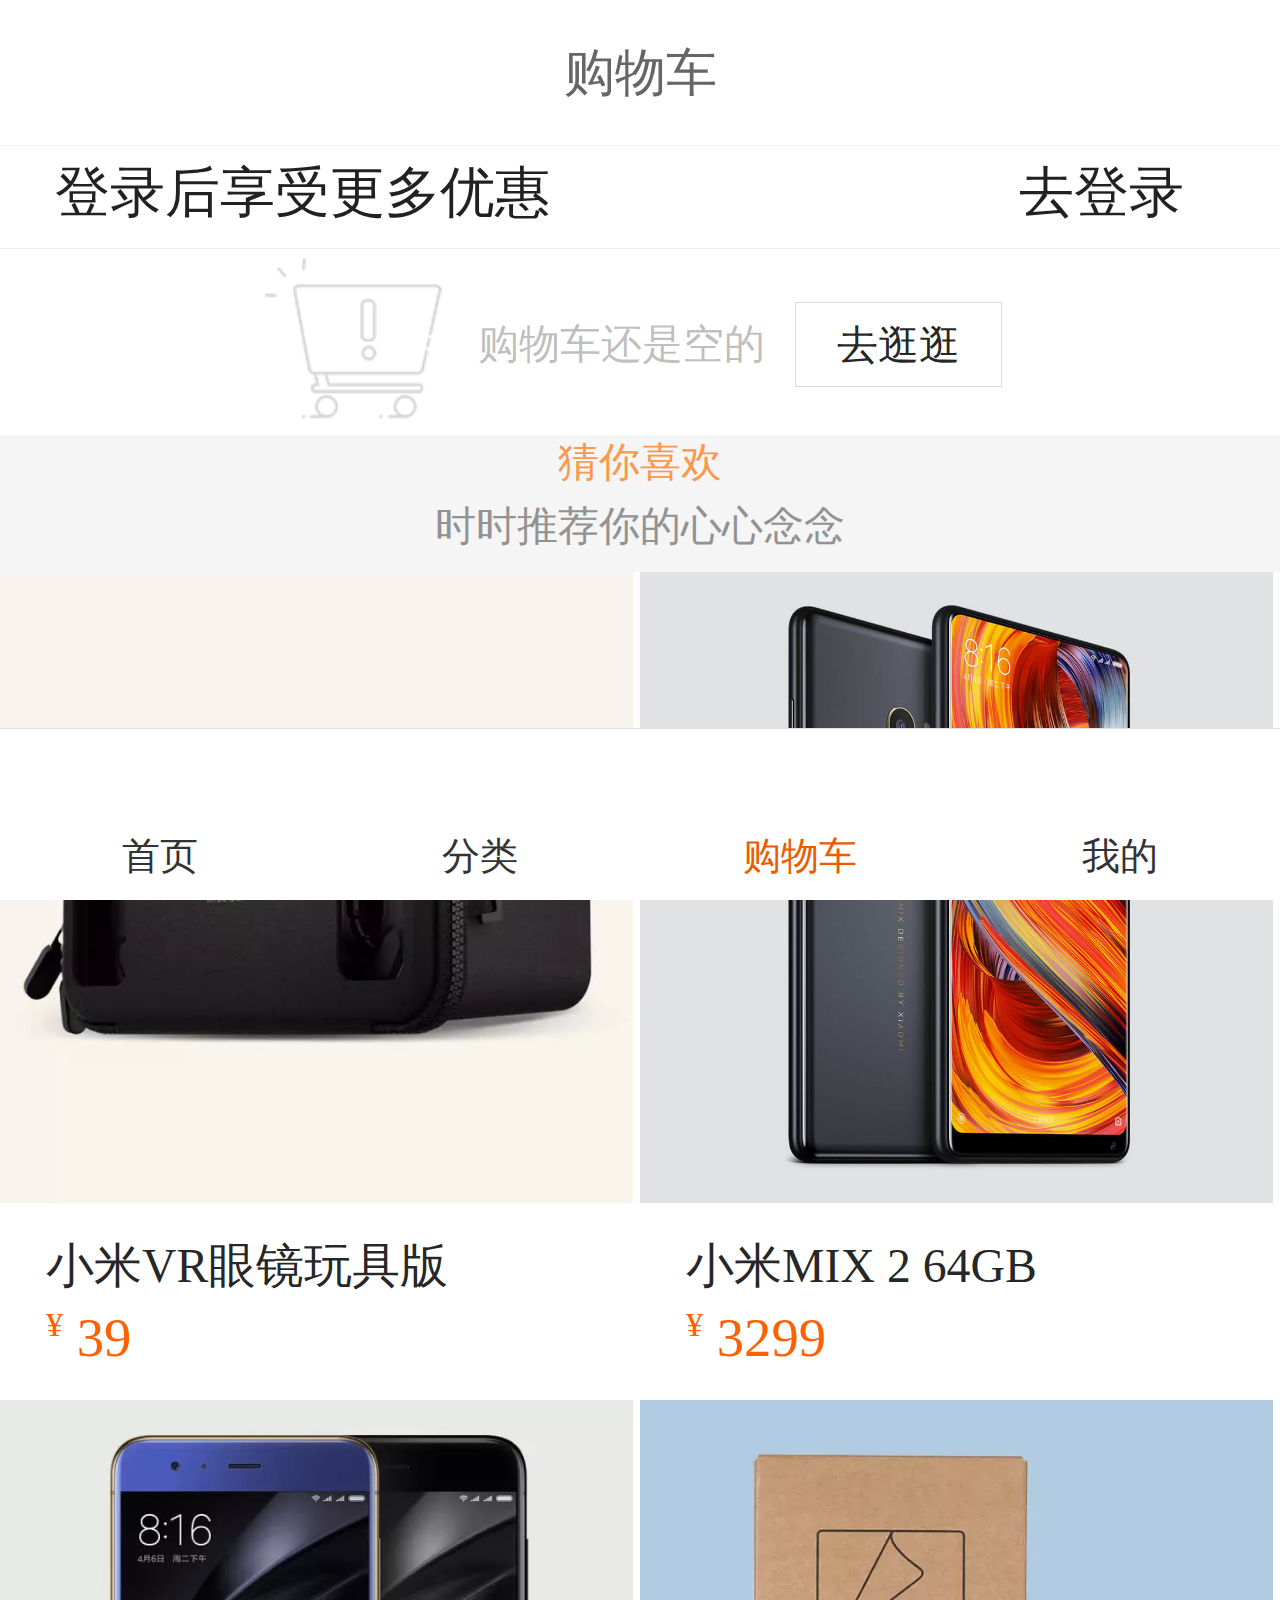
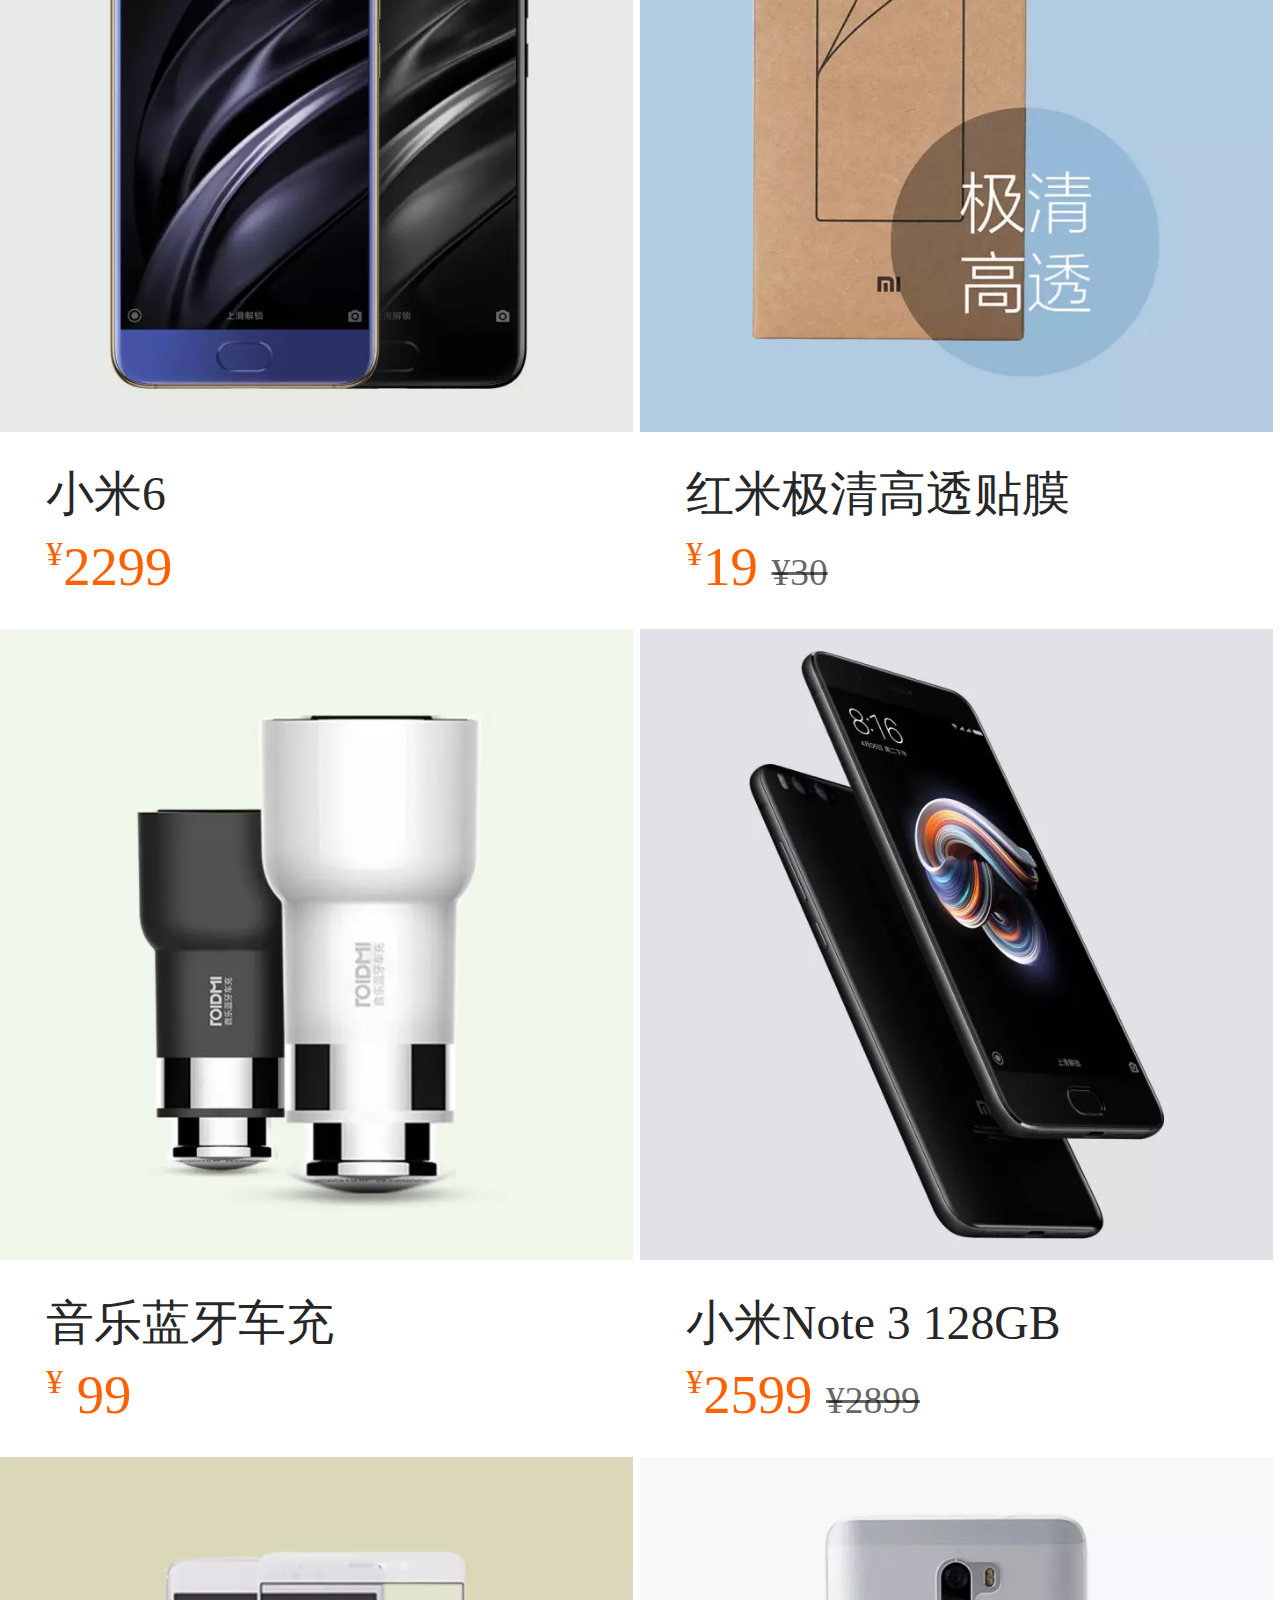
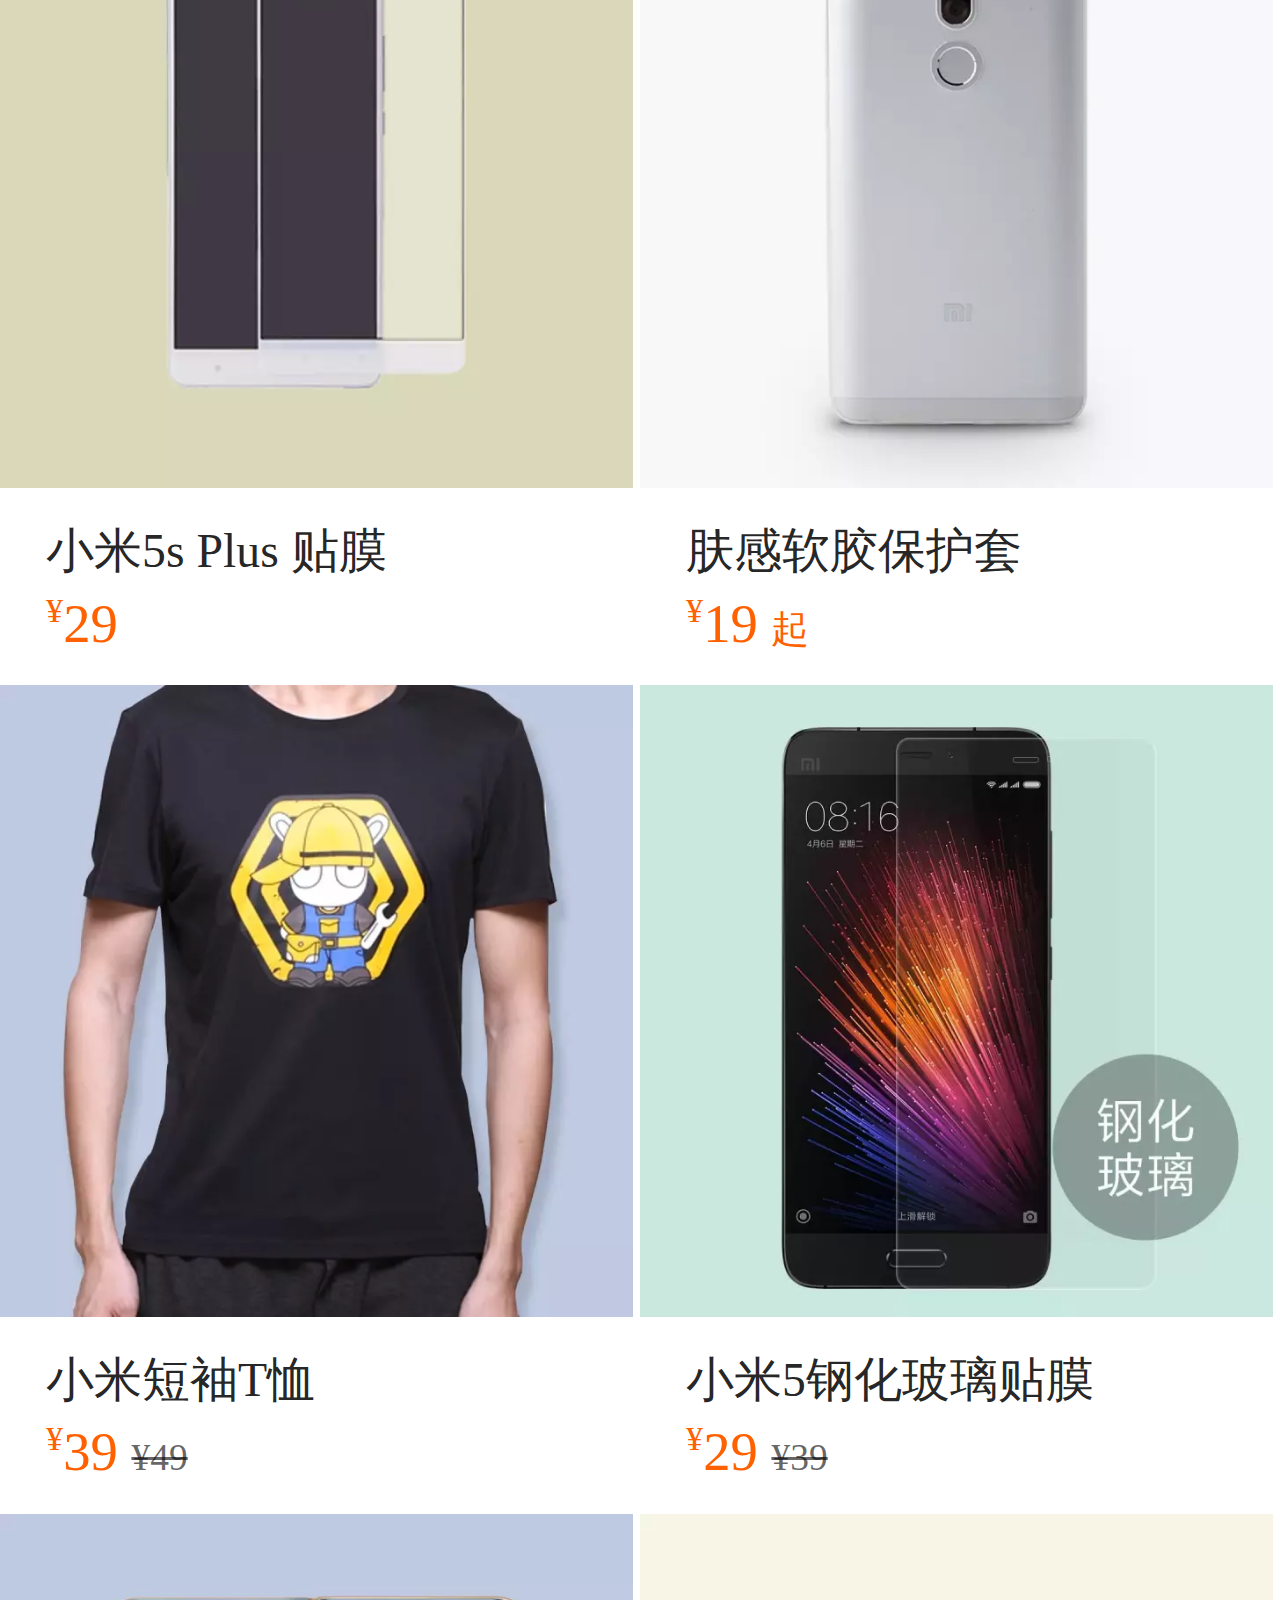
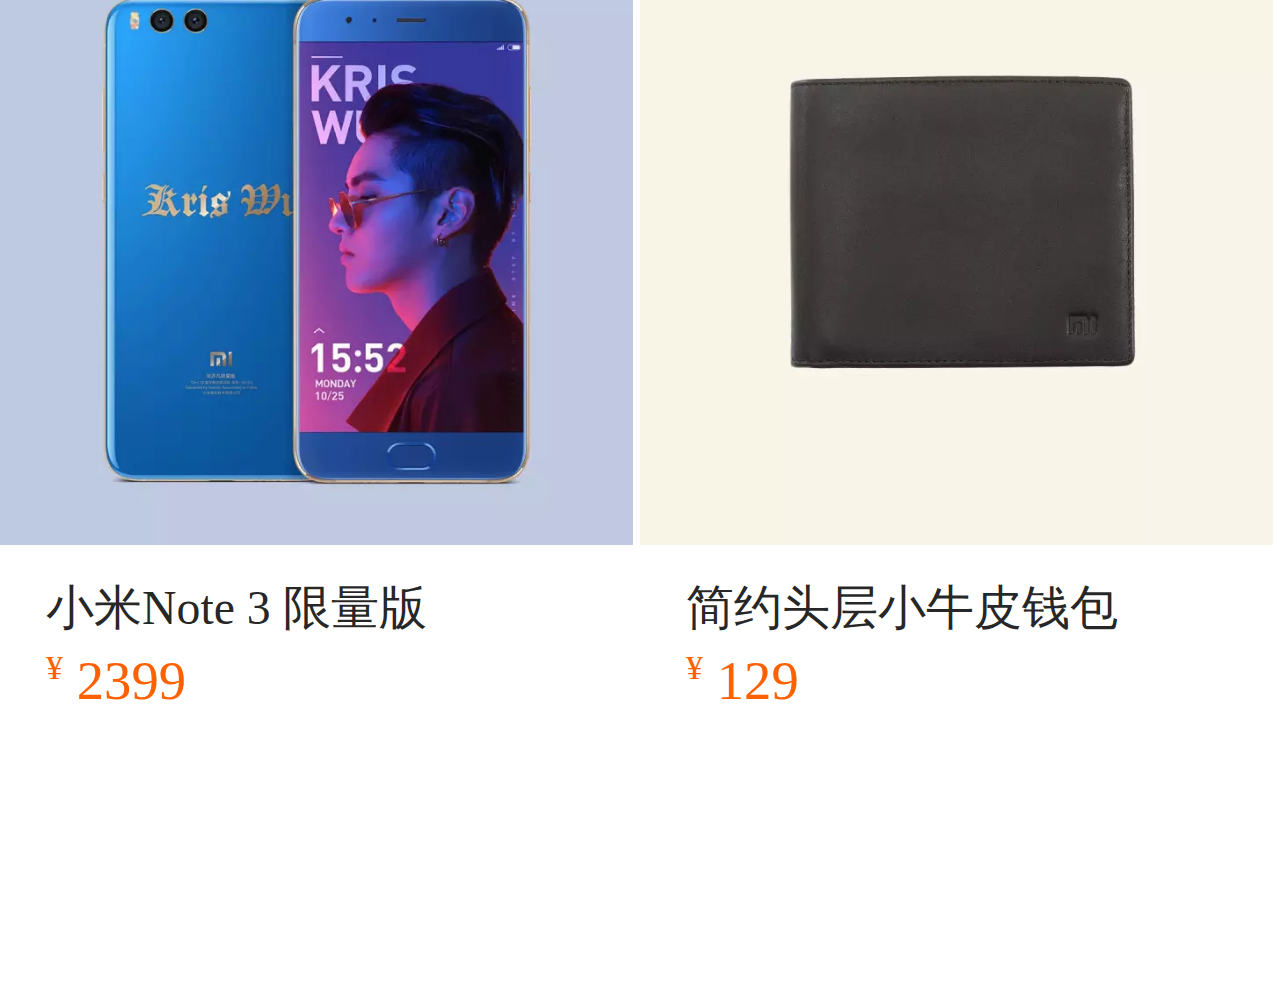
<file: index2.html>
<!DOCTYPE html>
<html lang="en">
<head>
	<meta charset="UTF-8">
	<meta name="viewport" content="width=device-width,initial-scale=1.0,maximum-scale=1.0,user-scalable=0">
	<title>gouwuche</title>
	<script src="rem.js"></script>
	<link rel="stylesheet" href="https://at.alicdn.com/t/font_471281_tknm8y3n4h9nqaor.css
">
	<link rel="stylesheet" href="css/index2.css">
</head>
<body>
	<div class="top">
		<h1>购物车</h1>
		<a href="">
			<i class="iconfont" class="infomate">&#xe996;</i>
		</a>
	</div>
	<div class="log">
		<div>登录后享受更多优惠</div>
		<a href="index5.html">
			<span>去登录</span>
			<span class="iconfont">&#xe6da;</span>
		</a>
	</div>
	<div class="buy">
		<span>购物车还是空的</span>
		<a href="index1.html"><p>去逛逛</p></a>
	</div>
	<div class="title">
		<div>猜你喜欢</div>
		<div>时时推荐你的心心念念</div>
	</div>
	<div class="list">
		<ul>
			<a href="">
				<li>
					<img src="img/g1.jpg" alt="">
					<div class="info">
						<div class="one">小米MIX 2 64GB</div>
						<div class="two">
							3299
						</div>
					</div>
				</li>
			</a>
			<a href="">
				<li>
					<img src="img/bbb18838-aae5-9ed0-6c83-c126fd5f4659.webp" alt="">
					<div class="info">
						<div class="one">小米VR眼镜玩具版</div>
						<div class="two">
							39
						</div>
					</div>
				</li>
			</a>
			<a href="">
				<li>
					<img src="img/f9543335-7d0c-722a-b8b0-c151dac2d69e.webp" alt="">
					<div class="info">
						<div class="one">红米极清高透贴膜</div>
						<div class="two">19
							<del>¥30</del>
						</div>
					</div>
				</li>
			</a>
			<a href="index4.html">
				<li>
					<img src="img/a09eac36-c1e1-e8b0-5ef7-b5c7e2c2009b.webp" alt="">
					<div class="info">
						<div class="one">小米6</div>
						<div class="two">2299
						</div>
					</div>
				</li>
			</a>
			<a href="">
				<li>
					<img src="img/fb88c26a-8202-7926-b23c-6fe0dde8a7e4.webp" alt="">
					<div class="info">
						<div class="one">小米Note 3 128GB</div>
						<div class="two">2599
							<del>¥2899</del>
						</div>
					</div>
				</li>
			</a>
			<a href="">
				<li>
					<img src="img/08a75380-010a-7c99-bd1b-c6ff45dfa269.webp" alt="">
					<div class="info">
						<div class="one">音乐蓝牙车充</div>
						<div class="two">
							99
						</div>
					</div>
				</li>
			</a>
			<a href="">
				<li>
					<img src="img/5484a1a1-da4f-392c-4f36-d62e61c5a654.webp" alt="">
					<div class="info">
						<div class="one">肤感软胶保护套</div>
						<div class="two">19
							<span>起</span>
						</div>
					</div>
				</li>
			</a>
			<a href="">
				<li>
					<img src="img/0fd5c164-2a3c-3f11-bbac-4fdc4e8e34e8.webp" alt="">
					<div class="info">
						<div class="one">小米5s Plus 贴膜</div>
						<div class="two">29
						</div>
					</div>
				</li>
			</a>
			<a href="">
				<li>
					<img src="img/f2a23992-8419-3435-faea-2af83118489c.webp" alt="">
					<div class="info">
						<div class="one">小米5钢化玻璃贴膜</div>
						<div class="two">29
							<del>¥39</del>
						</div>
					</div>
				</li>
			</a>
			<a href="">
				<li>
					<img src="img/fcea1e42-1ac5-d67c-4eb6-a3b051d32491.webp" alt="">
					<div class="info">
						<div class="one">小米短袖T恤 </div>
						<div class="two">39
							<del>¥49</del>
						</div>
					</div>
				</li>
			</a>
			<a href="">
				<li >
					<img src="img/56f01502-afdd-4f6c-5479-f0c0b413efde.webp" alt="">
					<div class="info">
						<div class="one">简约头层小牛皮钱包</div>
						<div class="two">
							129
						</div>
					</div>
				</li>
			</a>
			<a href="">
				<li style="margin-bottom: 1.5rem;">
					<img src="img/6aa9efb3-d003-6c52-ad55-f0cf8347a481.webp" alt="">
					<div class="info">
						<div class="one">小米Note 3 限量版</div>
						<div class="two">
							2399
						</div>
					</div>
				</li>
			</a>
		</ul>
	</div>
	<!-- 底部 -->
	<div class="footer">
		<a href="index.html">
			<div class="box">
				<i class="iconfont">&#xe6b4;</i>
				<p >首页</p>
			</div>
		</a>
		<a href="index1.html">
			<div class="box">
				<i class="iconfont">&#xe636;</i>
				<p >分类</p>
			</div>
		</a>
		<a href="">
			<div class="box">
				<i class="iconfont" style="color:#ed5b00">&#xe6d6;</i>
				<p style="color:#ed5b00">购物车</p>
			</div>
		</a>
		<a href="index3.html">
			<div class="box">
				<i class="iconfont">&#xe666;</i>
				<p>我的</p>
			</div>
		</a>
	</div>

</body>
</html>
</file>
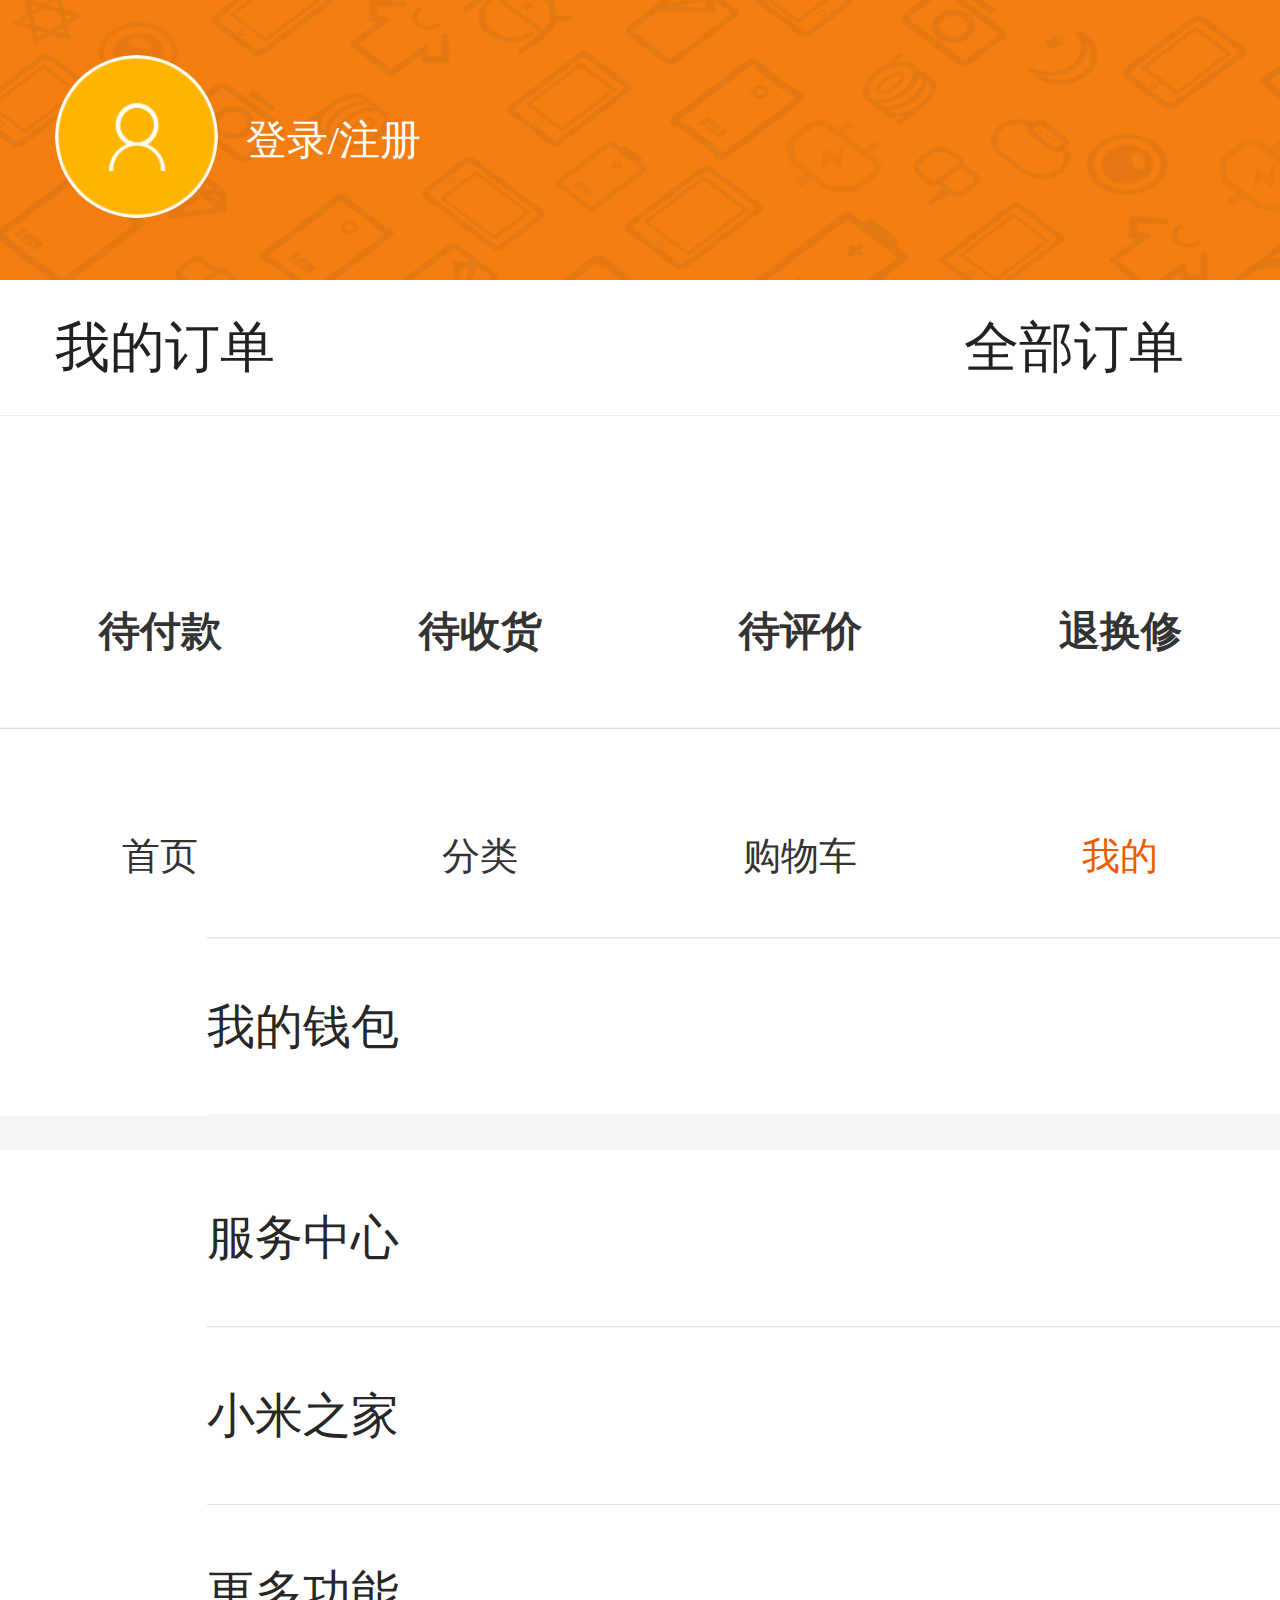
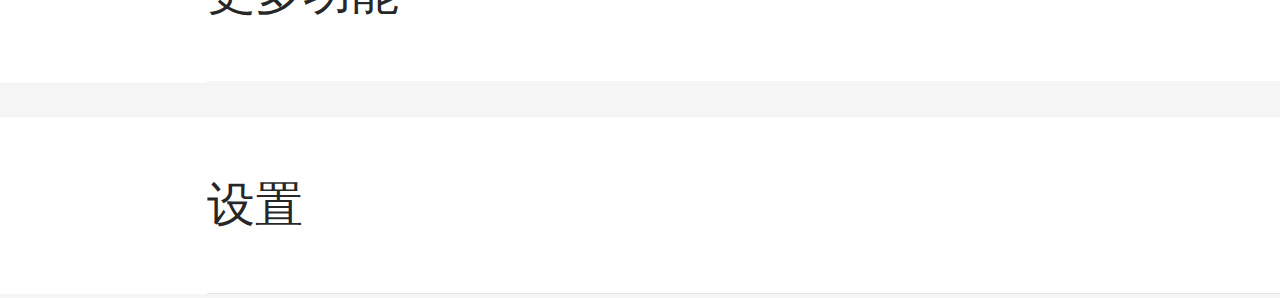
<file: index3.html>
<!DOCTYPE html>
<html lang="en">
<head>
	<meta charset="UTF-8">
	<meta name="viewport" content="width=device-width,initial-scale=1.0,maximum-scale=1.0,user-scalable=0">
	<title>wode</title>
	<script src="rem.js"></script>
	<link rel="stylesheet" href="https://at.alicdn.com/t/font_471281_elrro3e7w91wcdi.css
"> 
	<link rel="stylesheet" href="css/index3.css">
</head>
<body>

	<div class="header">
	  	<a href="index5.html">
	  		<div class="per"></div>
	  		<div class="name">登录/注册</div>
	  	</a>
	</div>
	<div class="log">
		<a href="index6.html">
			<div>我的订单</div>
			<span>全部订单</span>
			<span class="iconfont">&#xe6da;</span>
		</a>
	</div>
	<div class="nav">
		<div class="name">
			<a href="">
				<i class="iconfont">&#xe65d;</i>
				<h1>待付款</h1>
			</a>
		</div>
		<div class="name">
			<a href="">
				<i class="iconfont">&#xe641;</i>
				<h2>待收货</h2>
			</a>
		</div>
		<div class="name">
			<a href="">
				<i class="iconfont">&#xe653;</i>
				<h3>待评价</h3>
			</a>
		</div>
		<div class="name">
			<a href="">
				<i class="iconfont">&#xe62c;</i>
				<h4>退换修</h4>
			</a>
		</div>
	</div>
	<div class="item">
		<ul>
			<a href="">
				<li>
					<div class="icon">
						<i class="iconfont">&#xe66c;</i>
					</div>
					<div class="name">
						<p>会员福利</p>
						<i class="iconfont">&#xe6da;</i>
					</div>
				</li>
				<li>
					<div class="icon">
						<i class="iconfont" style="color:#51BBE0">&#xe64d;</i>
					</div>
					<div class="name" style="border:0">
						<p>我的钱包</p>
						<i class="iconfont">&#xe6da;</i>
					</div>
				</li>
				<li style="margin-top: 0.2rem;">
					<div class="icon">
						<i class="iconfont" style="color:#F96C5E">&#xe63c;</i>
					</div>
					<div class="name">
						<p>服务中心</p>
						<i class="iconfont">&#xe6da;</i>
					</div>
				</li>
				<li>
					<div class="icon">
						<i class="iconfont" style="color:#FF8B43">&#xe718;</i>
					</div>
					<div class="name">
						<p>小米之家</p>
						<i class="iconfont">&#xe6da;</i>
					</div>
				</li>
				<li>
					<div class="icon">
						<i class="iconfont" style="color:#90E534;font-size:0.5rem;margin-left: 0.09rem;">&#xe621;</i>
					</div>
					<div class="name" style="border:0">
						<p>更多功能</p>
						<i class="iconfont">&#xe6da;</i>
					</div>
				</li>
				<li style="margin-top: 0.2rem;">
					<div class="icon">
						<i class="iconfont" style="color:#818C99">&#xe613;</i>
					</div>
					<div class="name">
						<p>设置</p>
						<i class="iconfont">&#xe6da;</i>
					</div>
				</li>
			</a>
		</ul>
	</div>



	  <!-- 底部 -->
	<div class="footer">
		<a href="index.html">
			<div class="box">
				<i class="iconfont">&#xe6b4;</i>
				<p >首页</p>
			</div>
		</a>
		<a href="index1.html">
			<div class="box">
				<i class="iconfont">&#xe636;</i>
				<p >分类</p>
			</div>
		</a>
		<a href="index2.html">
			<div class="box">
				<i class="iconfont" >&#xe6d6;</i>
				<p >购物车</p>
			</div>
		</a>
		<a href="">
			<div class="box">
				<i class="iconfont" style="color:#ed5b00">&#xe666;</i>
				<p style="color:#ed5b00">我的</p>
			</div>
		</a>
	</div>
</body>
</html>
</file>
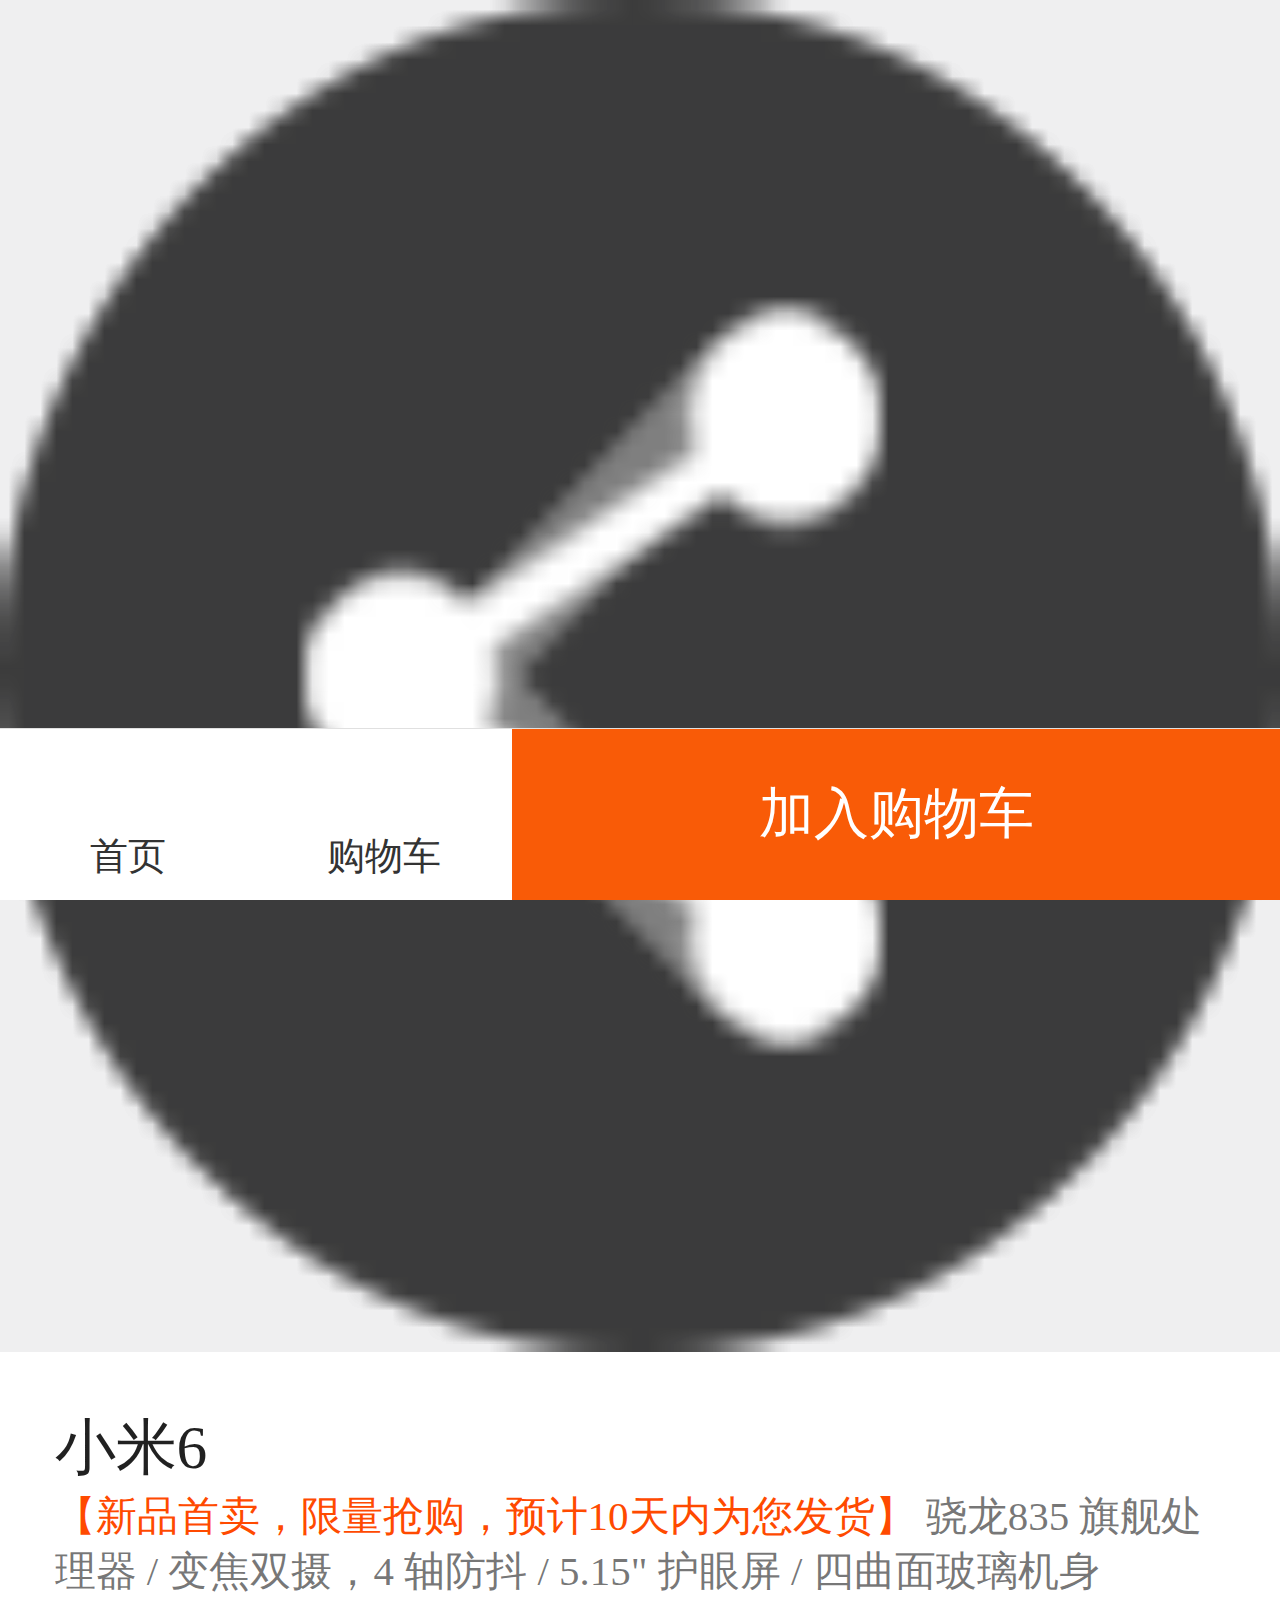
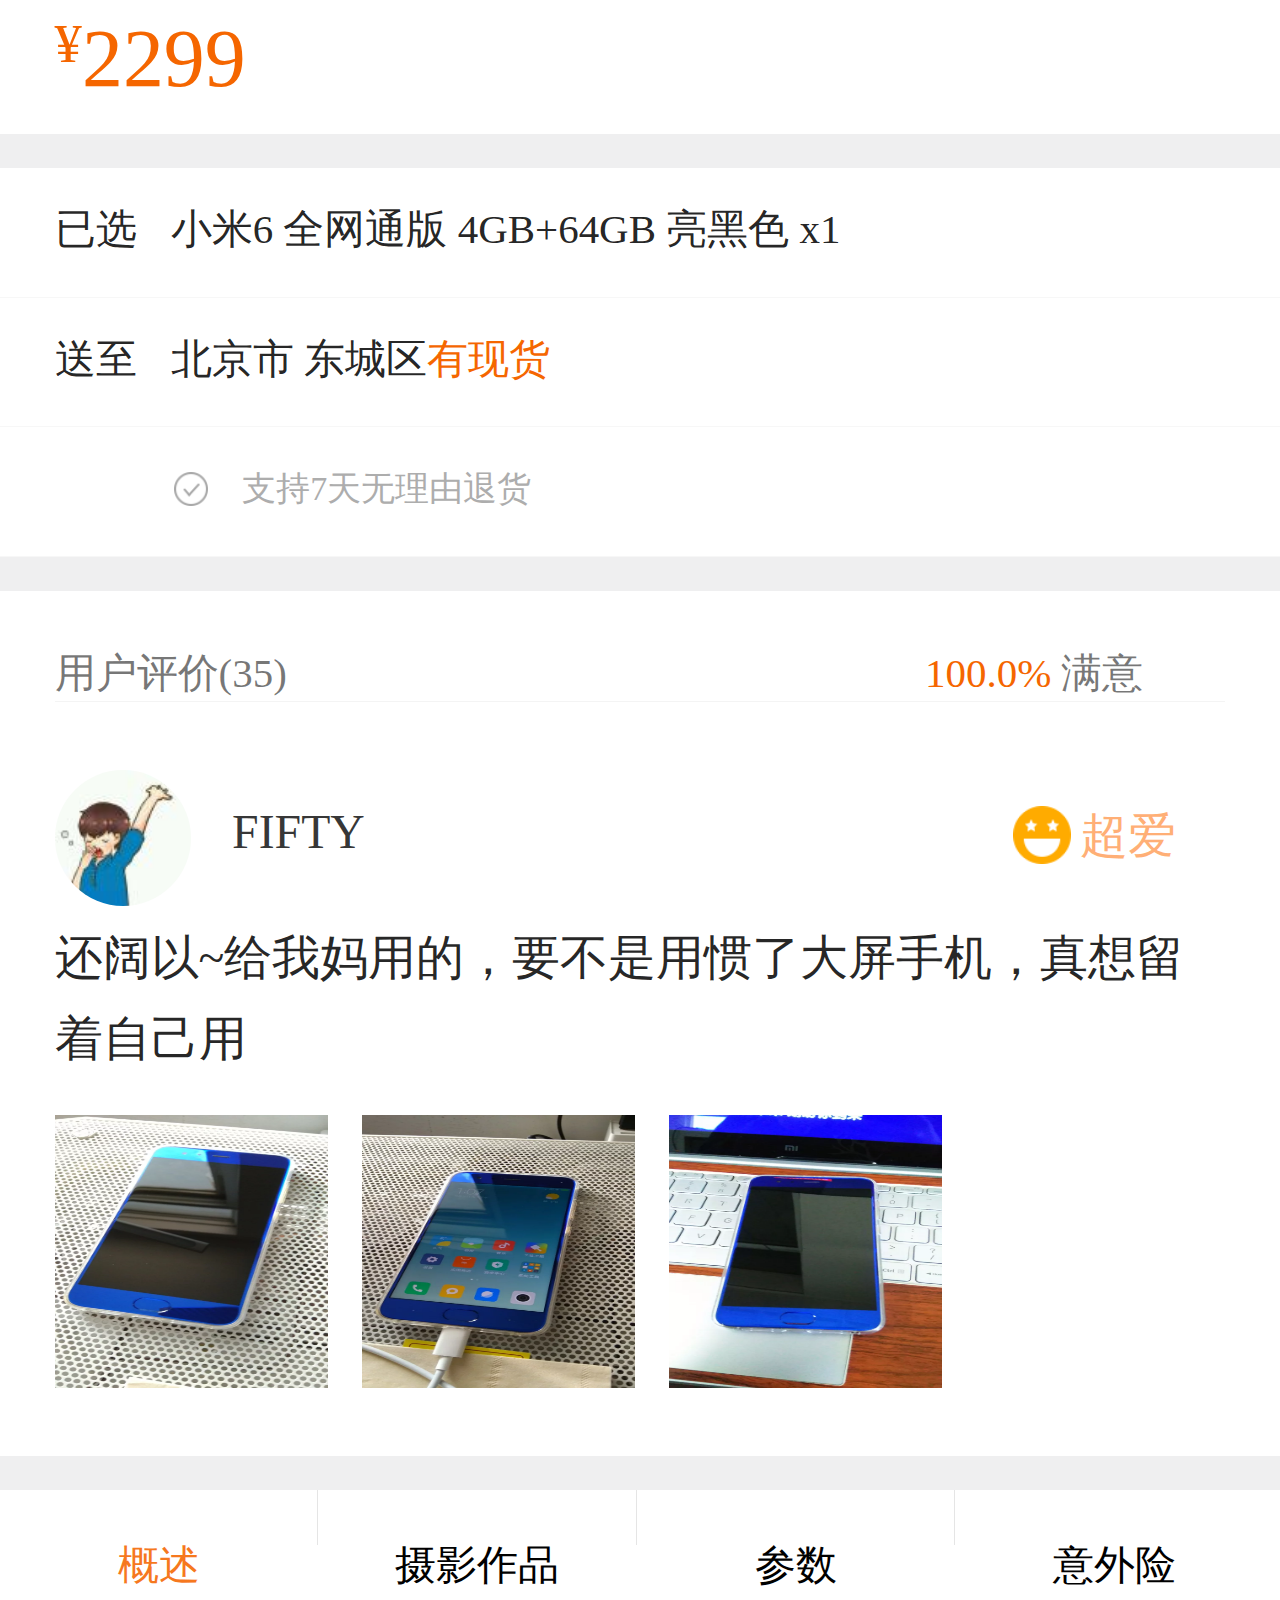
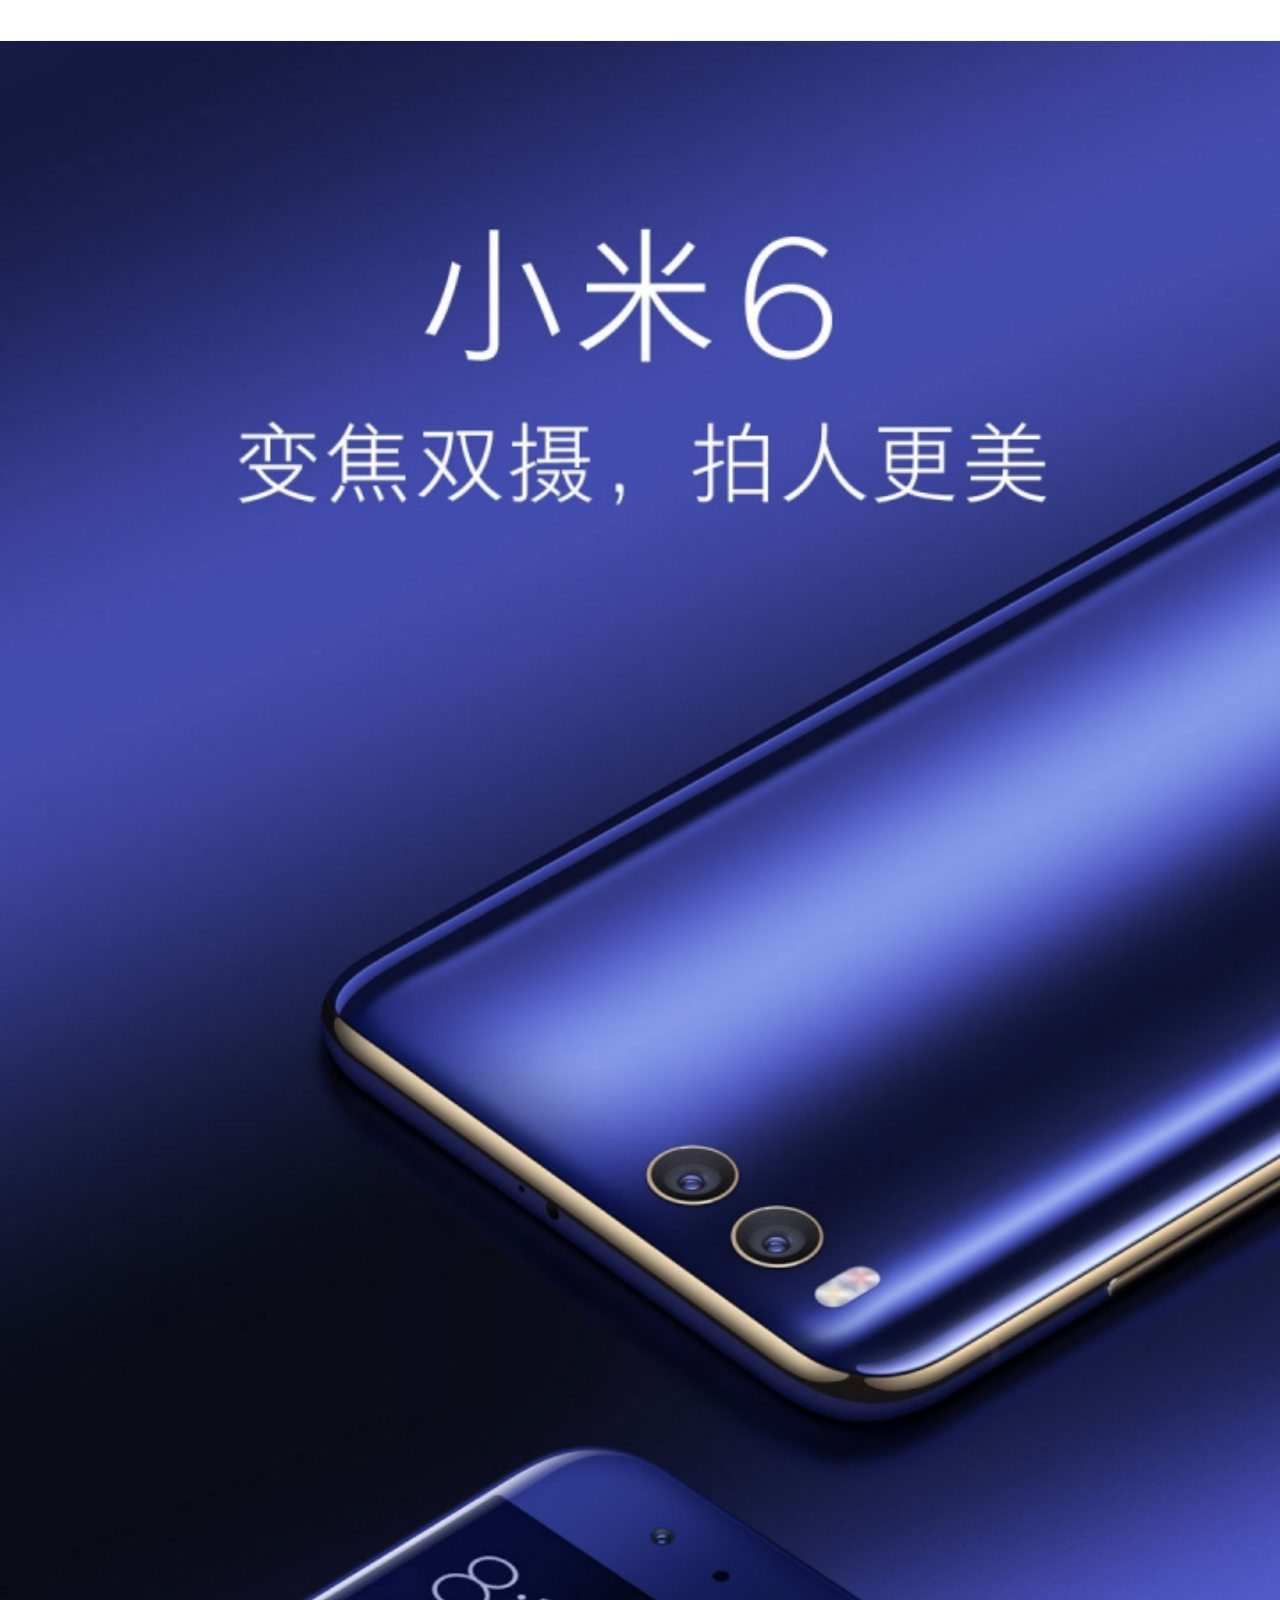
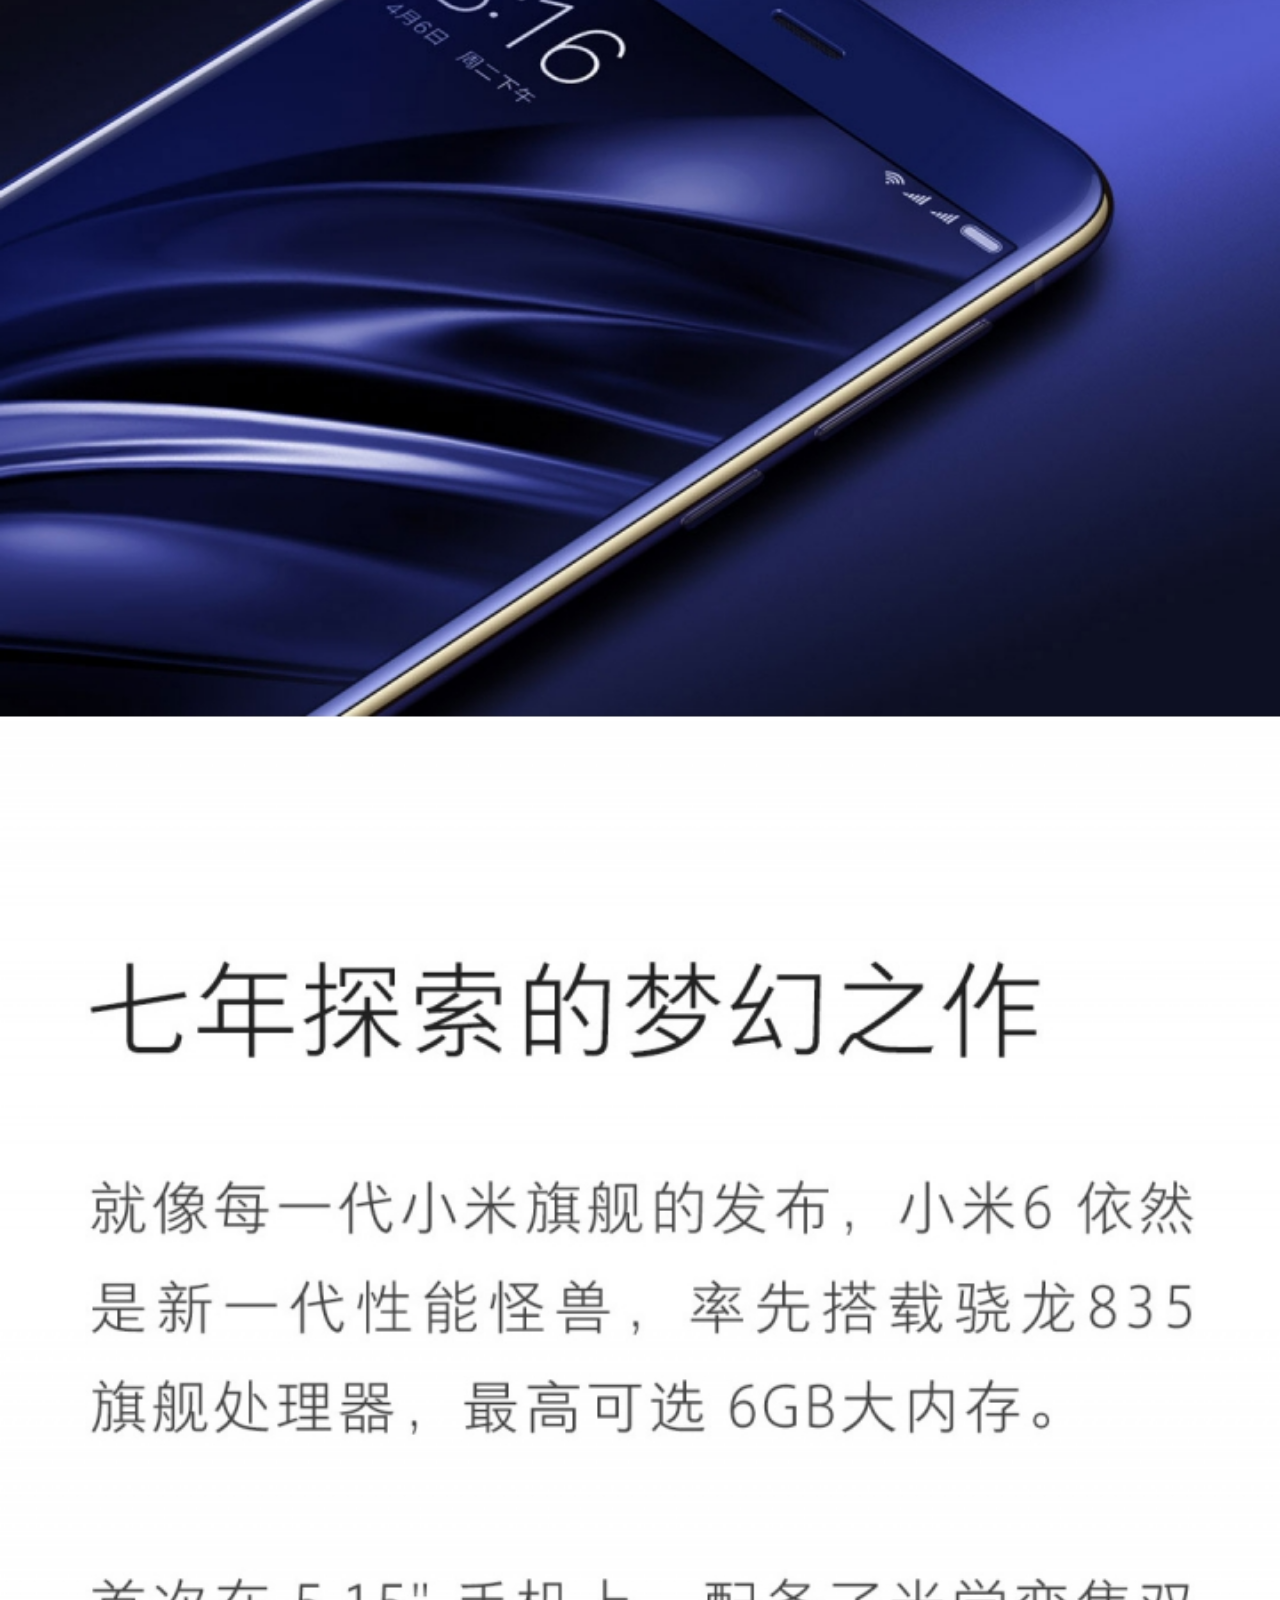
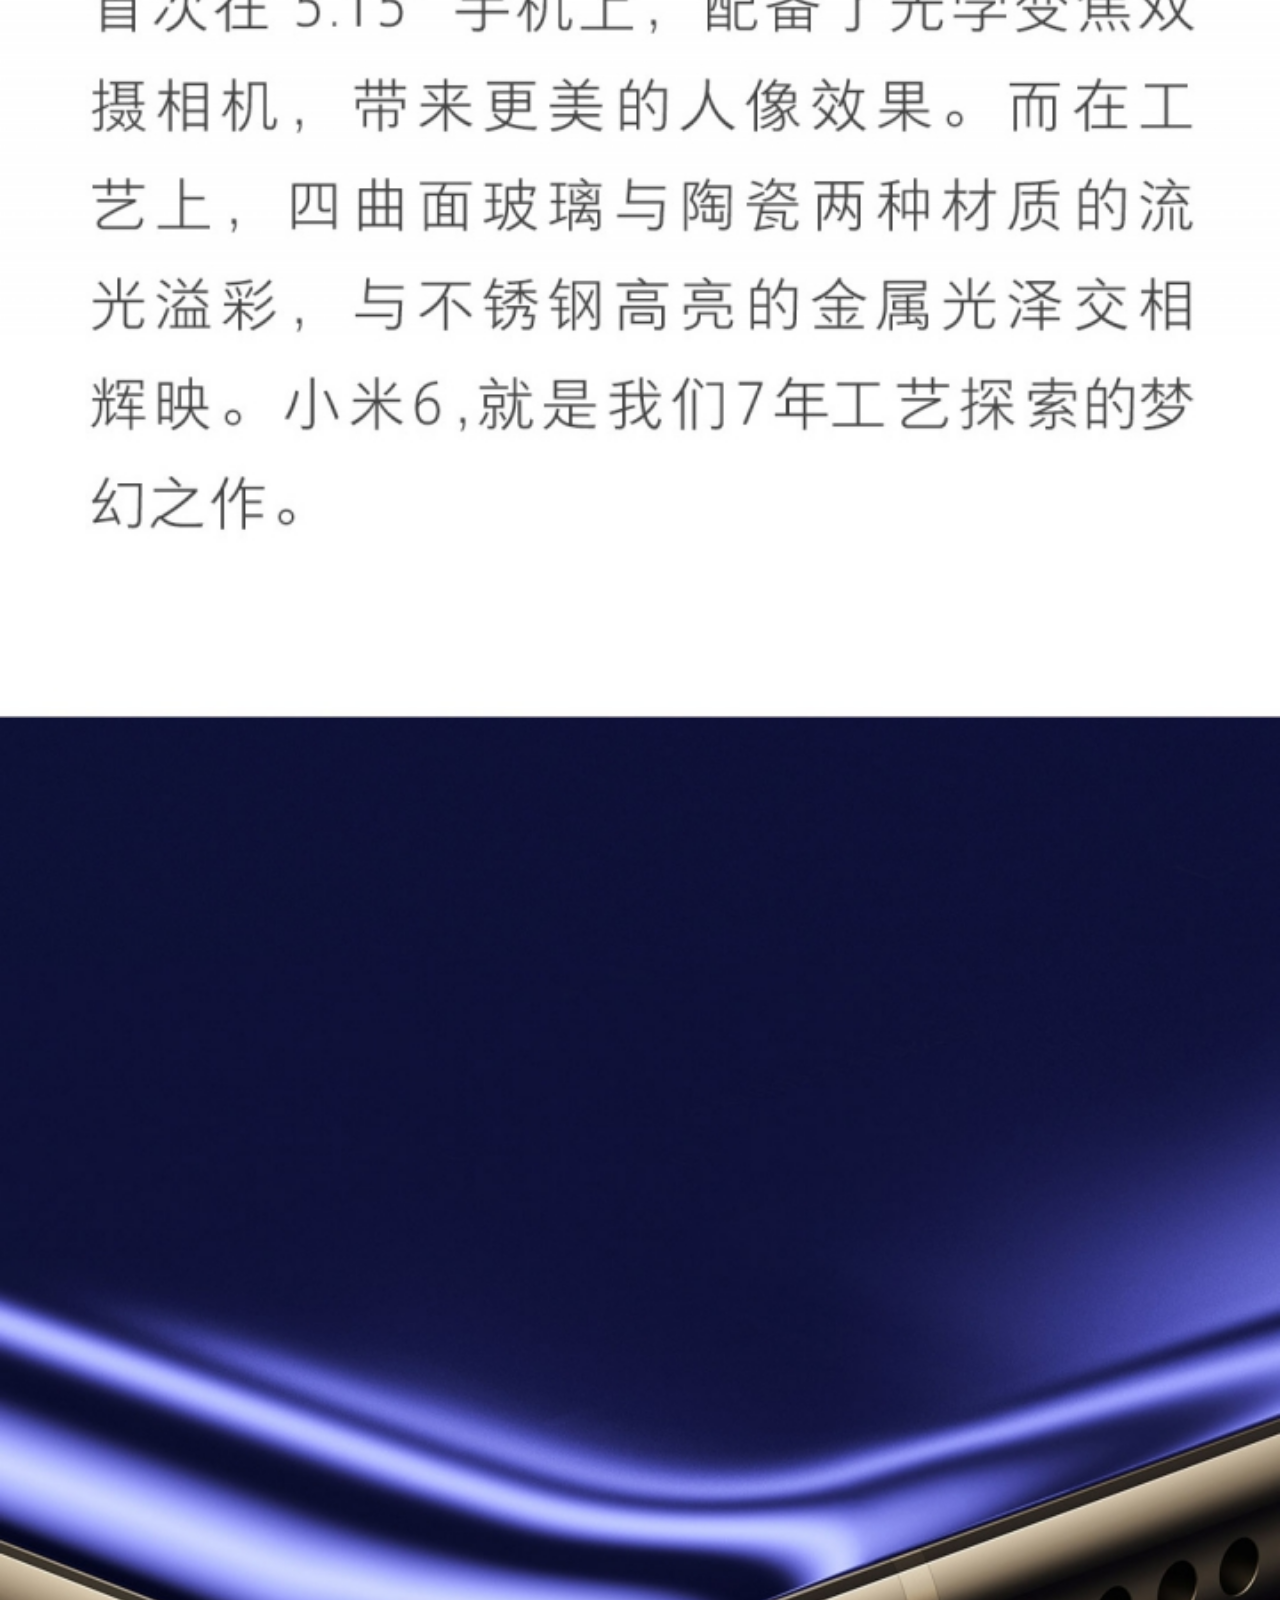
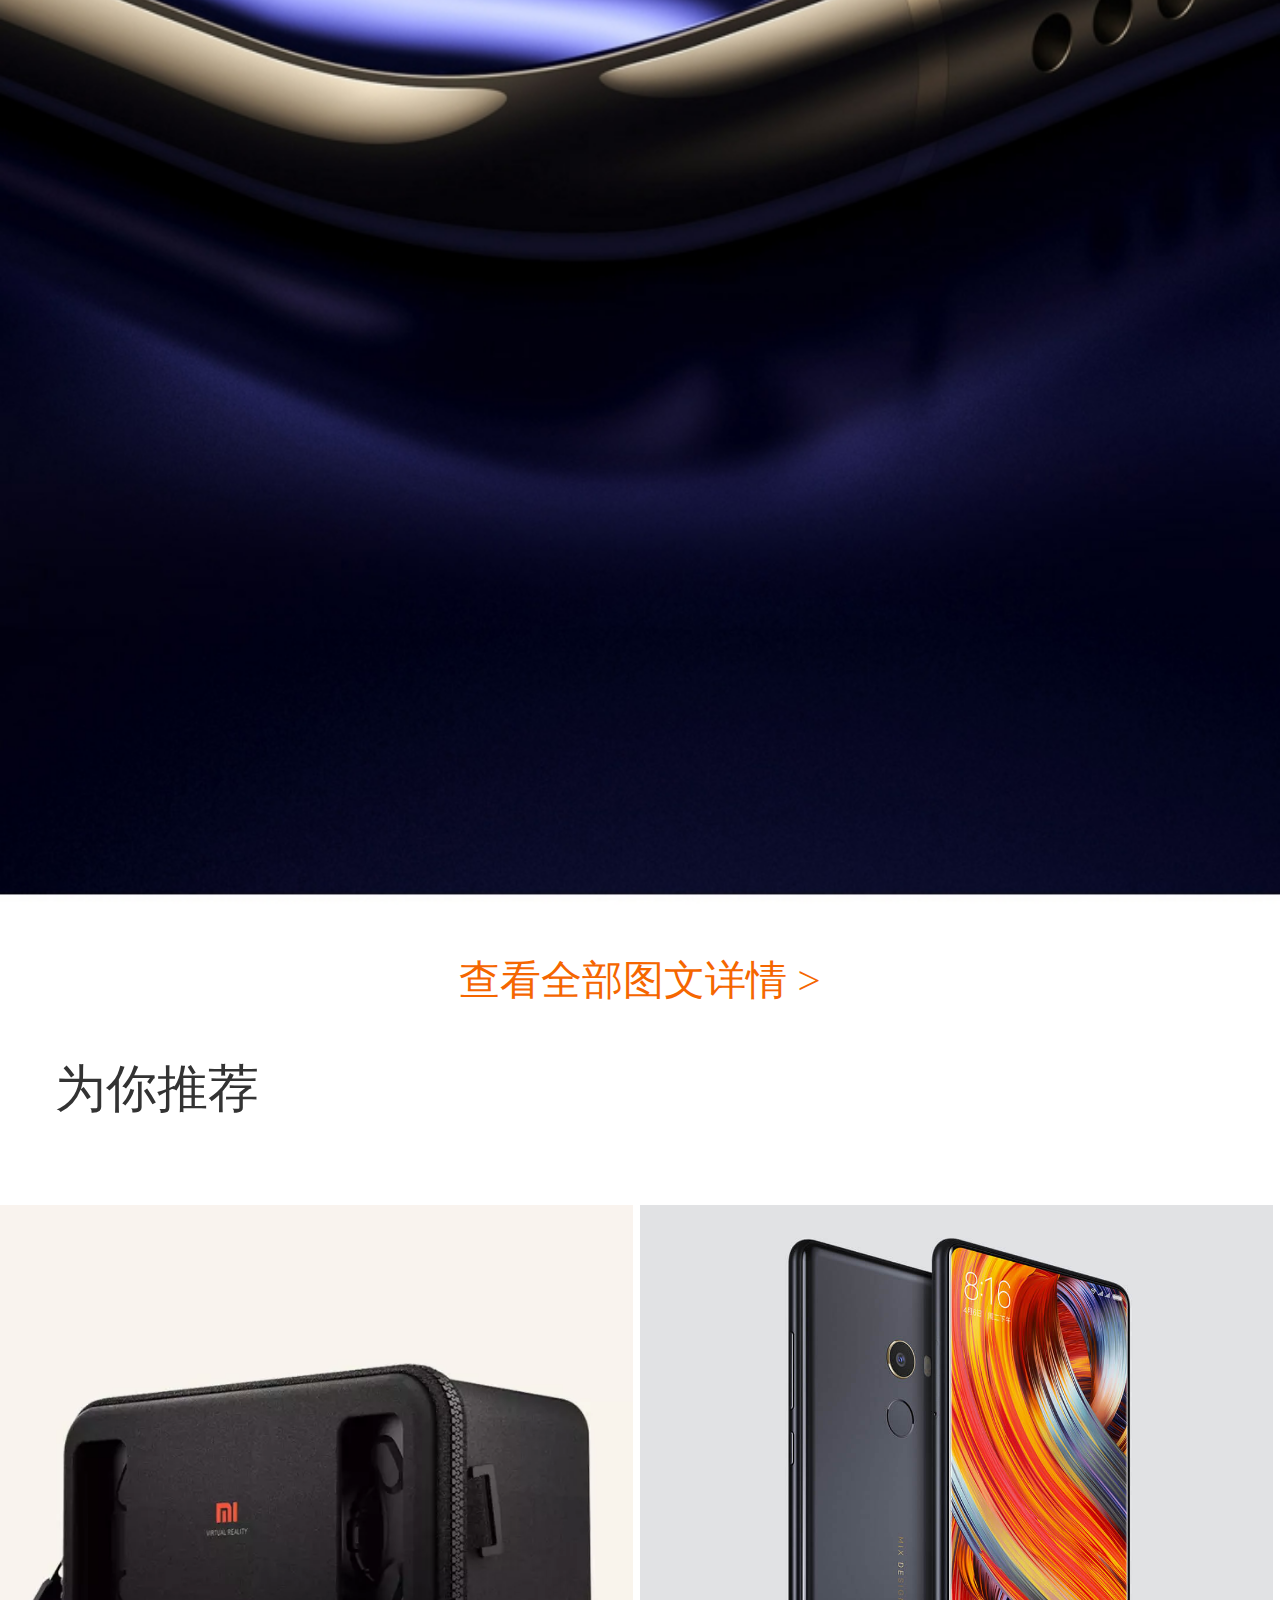
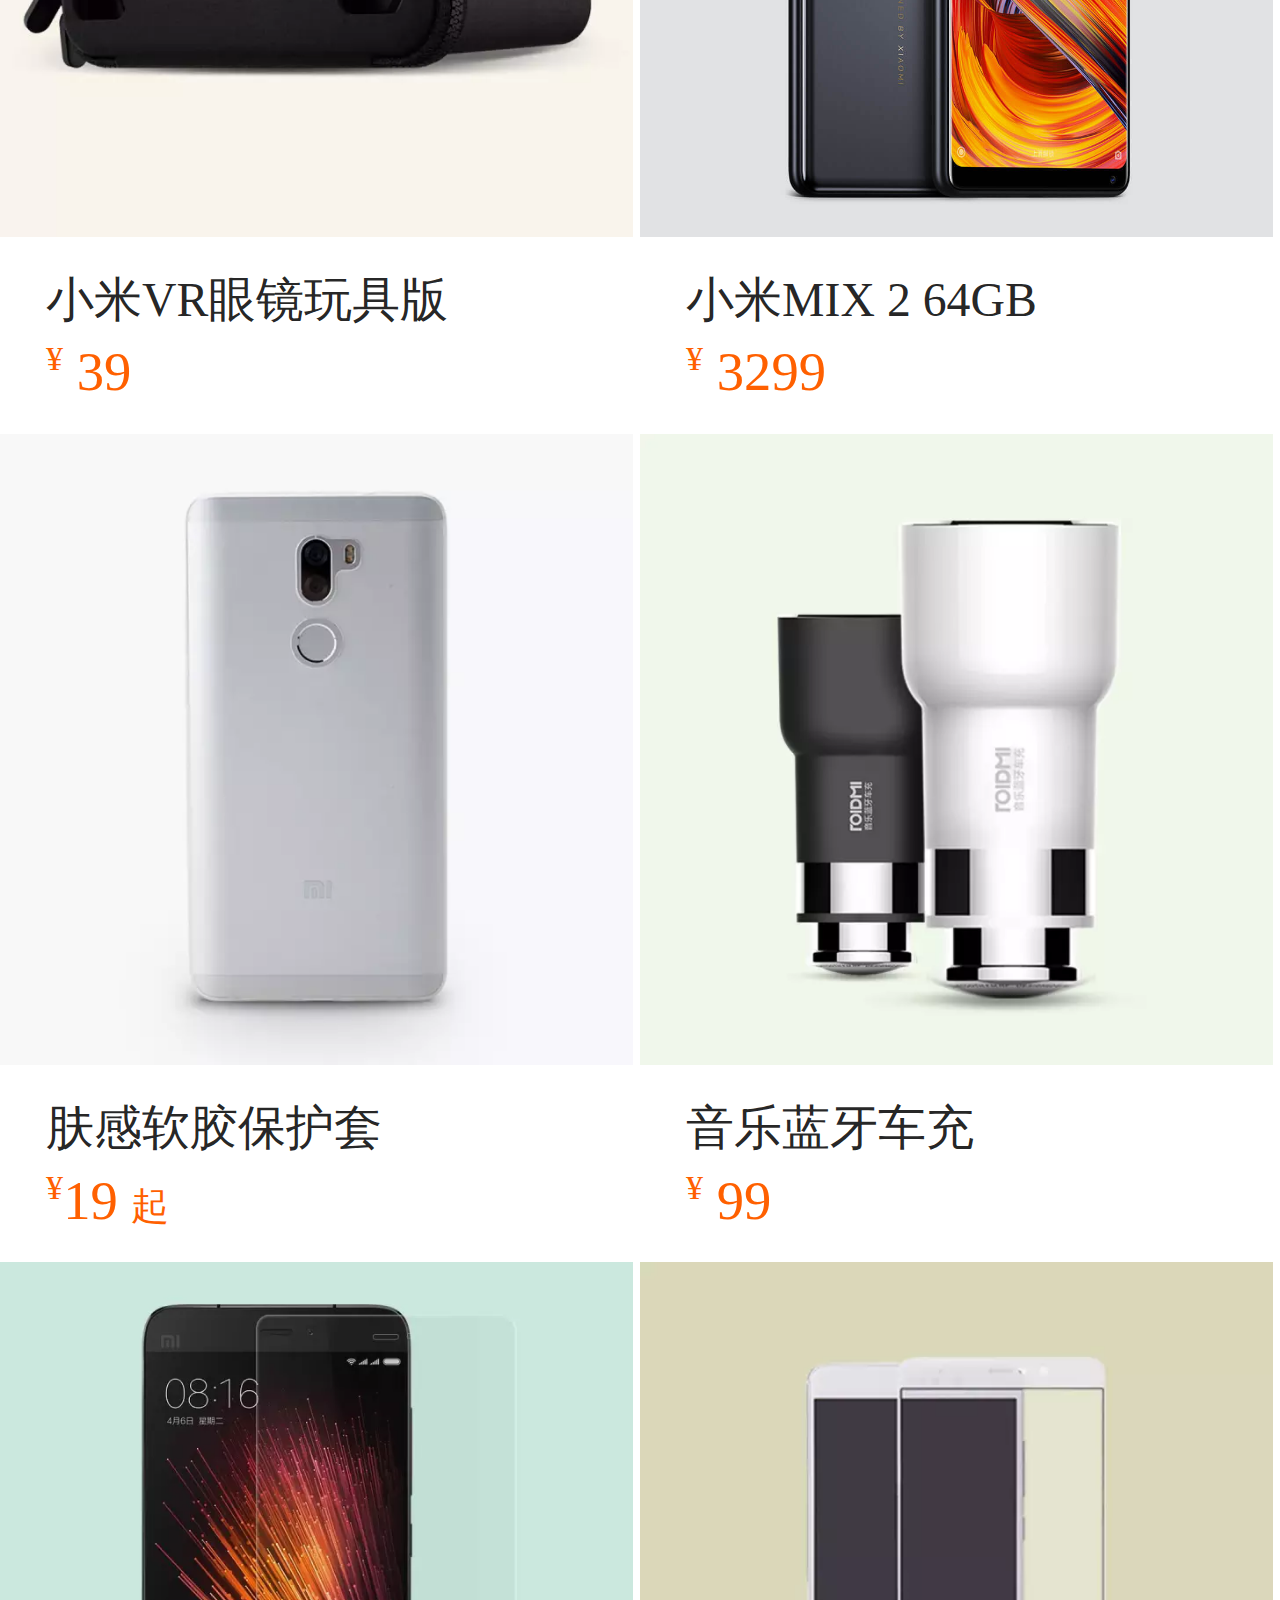
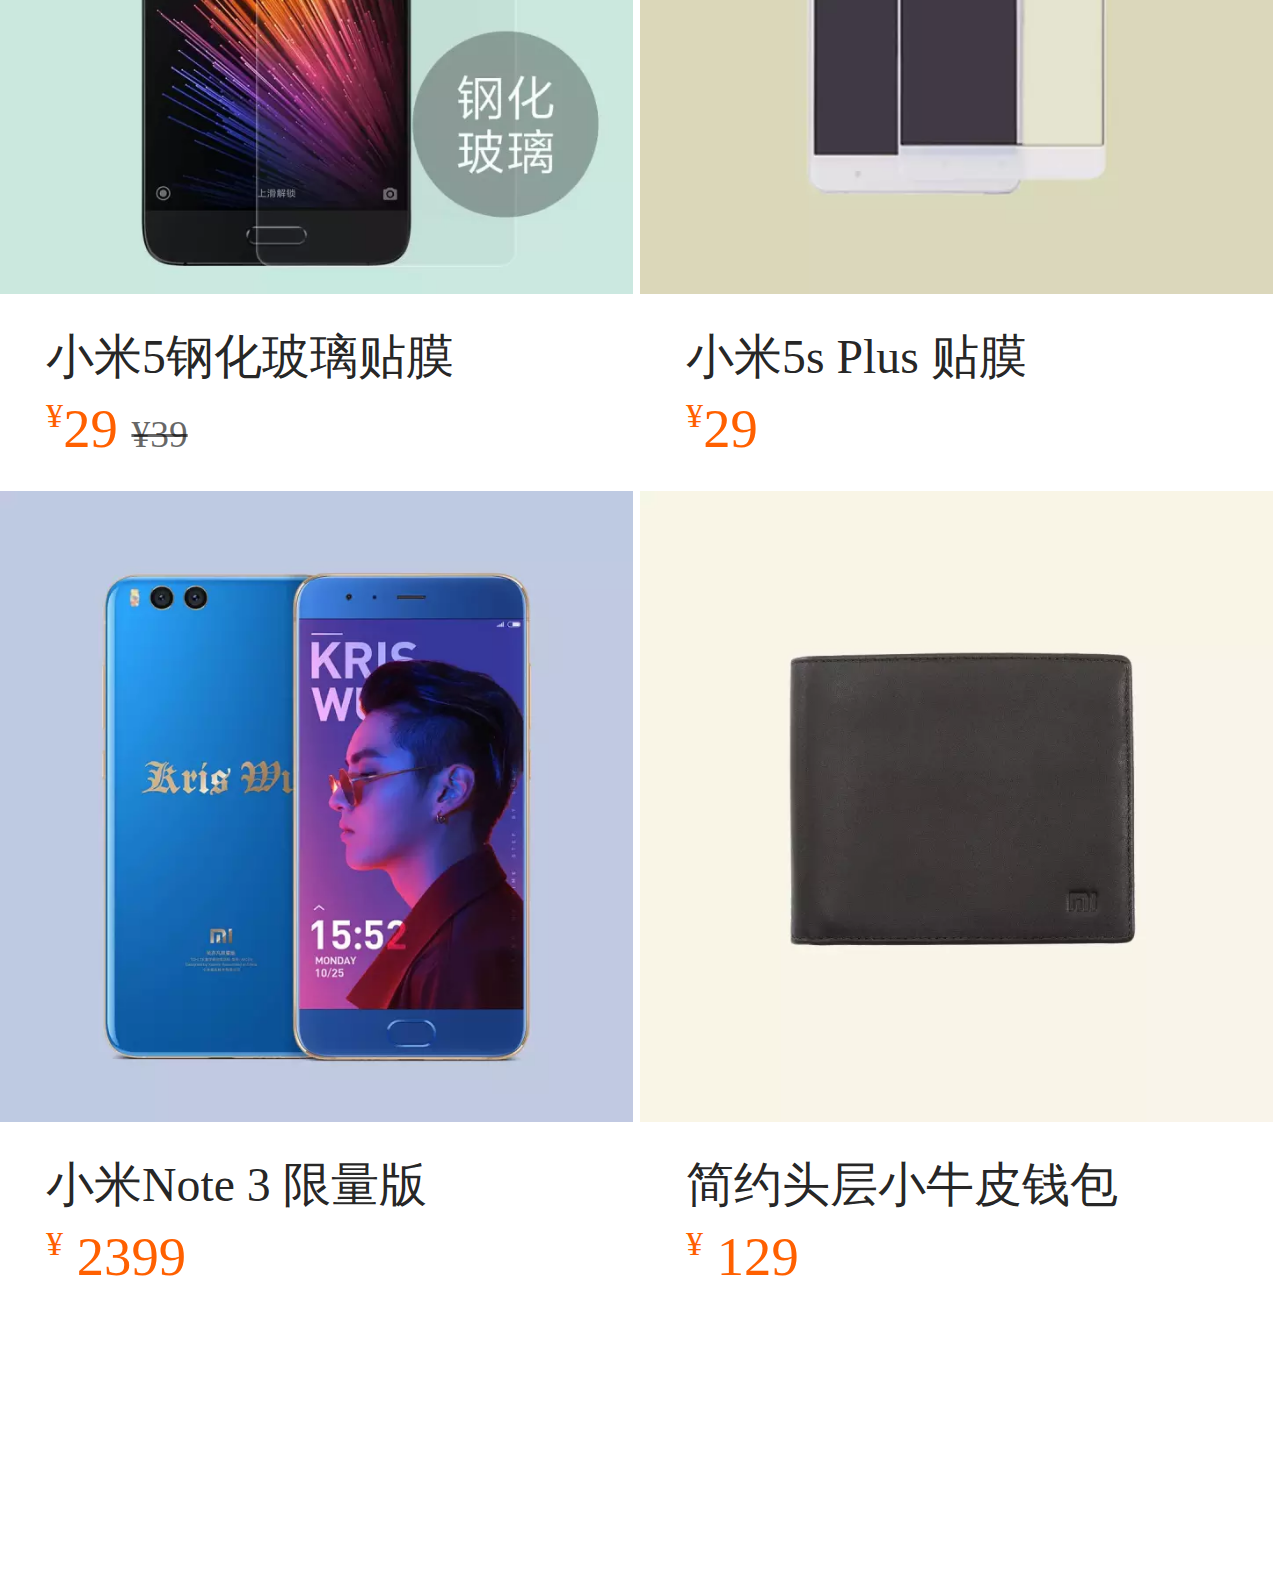
<file: index4.html>
<!DOCTYPE html>
<html lang="en">
<head>
	<meta charset="UTF-8">
	<meta name="viewport" content="width=device-width,initial-scale=1.0,maximum-scale=1.0,user-scalable=0">
	<title>详情</title>
	<script src="rem.js"></script>
	<link rel="stylesheet" href="https://at.alicdn.com/t/font_471281_elrro3e7w91wcdi.css
">
	<link rel="stylesheet" href="css/index4.css">
	<link rel="stylesheet" href="css/swiper.min.css">
</head>
<body>
	<div class="header">
		<div class="top">
			<div class="swiper-container">
				<div class="swiper-wrapper">
					<div class="swiper-slide">
						<img src="img/e268eb2b-4484-6c88-5c74-fb4be1d6477b.webp" alt="">
					</div>
					<div class="swiper-slide">
						<img src="img/0568f9b5-8ef0-cc29-5de5-7d027a33b048.webp" alt="">
					</div>
					<div class="swiper-slide">
						<img src="img/71cf050c-d746-9c4d-71d0-b0893f56e3b5.webp" alt="">
					</div>
				</div>
				<div class="swiper-pagination"></div>
			</div>
			<!--<ul>
				<li><a href=""><img src="img/8ee236a2-ed5f-a1a9-a16a-d5ddede18df7.webp" alt=""></a></li>
			</ul>-->
			<div class="back">
				<a href="index.html">
					<img src="img/back_48bef14.png" alt="">
				</a>
			</div>
			<div class="share">
				<a href="">
					<img src="img/share_18c55d7.png"alt="">
				</a>
			</div>
		</div>
	</div>
	<div class="con">
		<div class="name">小米6 </div>
		<div class="desc">
			<span style="color:#ff4a00;">【新品首卖，限量抢购，预计10天内为您发货】</span>
			骁龙835 旗舰处理器 / 变焦双摄，4 轴防抖 / 5.15" 护眼屏 / 四曲面玻璃机身
		</div>
		<div class="price">2299</div>
	</div>
	<div class="product">
		<div>已选</div>
		<div>小米6 全网通版 4GB+64GB 亮黑色 x1</div>
		<i class="iconfont">&#xe6da;</i>
	</div>
	<div class="product" style="margin:0;">
		<div>送至</div>
		<div>北京市 东城区<span style="color:#F56600;">有现货</span></div>
		<i class="iconfont">&#xe6da;</i>
	</div>
	<div class="product" style="margin:0;">
		<div style="font-size: 0.2rem;color:#ADADAD;">
			<img src="img/icon_dui_b333f13.png" alt="">
			支持7天无理由退货
		</div>
		<i class="iconfont">&#xe6da;</i>
	</div>
	<div class="commen">
		<div class="com-header">
			<div class="left">用户评价(35)</div>
			<div class="right">100.0%
				<span style="color:rgba(0,0,0,.54);margin-right: 0.08rem;">满意</span>
			</div>
			<i class="iconfont">&#xe6da;</i>
		</div>
		<div class="item">
			<div class="one">
				<div class="img">
					<img src="img/hBY6qOObLzhRXi_90.jpg" alt="">
				</div>
				<span>FIFTY</span>
				<div class="img1">
					<img src="img/love_51c21d8.png" alt="">
				</div>
				<span style="color:#FFAF76;">超爱</span>
			</div>
			<div class="two">
				还阔以~给我妈用的，要不是用惯了大屏手机，真想留着自己用
			</div>
			<div class="three">
				<a href="">
					<img src="img/170b6824adae8ff9347a8bba1b90e164.webp" alt="">
				</a>
				<a href="">
					<img src="img/80671d7b489b068fb48022b8f5d0da09.webp" alt="">
				</a>
				<a href="">
					<img src="img/d8c7a40ab6f640cb59b01dcb240d4419.webp" alt="">
				</a>
			</div>
		</div>
	</div>
	<div class="tab">
		<ul>
			<li style="color:#F6781E;">概述</li>
			<li>摄影作品</li>
			<li>参数</li>
			<li>意外险</li>
		</ul>
	</div>
	<div class="view">
		<a href="">
			<img src="img/1.jpg" alt="">
		</a>
		<a href="">
			<img src="img/2.jpg" alt="">
		</a>
		<a href="">
			<img src="img/3.jpg" alt="">
		</a>
	</div>
	<div class="more">
		<a href="">查看全部图文详情 ></a>
	</div>
	<div class="title">为你推荐</div>
	<div class="list">
		<ul>
			<a href="">
				<li>
					<img src="img/g1.jpg" alt="">
					<div class="info">
						<div class="one">小米MIX 2 64GB</div>
						<div class="two">
							3299
						</div>
					</div>
				</li>
			</a>
			<a href="">
				<li>
					<img src="img/bbb18838-aae5-9ed0-6c83-c126fd5f4659.webp" alt="">
					<div class="info">
						<div class="one">小米VR眼镜玩具版</div>
						<div class="two">
							39
						</div>
					</div>
				</li>
			</a>
			<a href="">
				<li>
					<img src="img/08a75380-010a-7c99-bd1b-c6ff45dfa269.webp" alt="">
					<div class="info">
						<div class="one">音乐蓝牙车充</div>
						<div class="two">
							99
						</div>
					</div>
				</li>
			</a>
			<a href="">
				<li>
					<img src="img/5484a1a1-da4f-392c-4f36-d62e61c5a654.webp" alt="">
					<div class="info">
						<div class="one">肤感软胶保护套</div>
						<div class="two">19
							<span>起</span>
						</div>
					</div>
				</li>
			</a>
			<a href="">
				<li>
					<img src="img/0fd5c164-2a3c-3f11-bbac-4fdc4e8e34e8.webp" alt="">
					<div class="info">
						<div class="one">小米5s Plus 贴膜</div>
						<div class="two">29
						</div>
					</div>
				</li>
			</a>
			<a href="">
				<li>
					<img src="img/f2a23992-8419-3435-faea-2af83118489c.webp" alt="">
					<div class="info">
						<div class="one">小米5钢化玻璃贴膜</div>
						<div class="two">29
							<del>¥39</del>
						</div>
					</div>
				</li>
			</a>
			<a href="">
				<li >
					<img src="img/56f01502-afdd-4f6c-5479-f0c0b413efde.webp" alt="">
					<div class="info">
						<div class="one">简约头层小牛皮钱包</div>
						<div class="two">
							129
						</div>
					</div>
				</li>
			</a>
			<a href="">
				<li style="margin-bottom: 1.5rem;">
					<img src="img/6aa9efb3-d003-6c52-ad55-f0cf8347a481.webp" alt="">
					<div class="info">
						<div class="one">小米Note 3 限量版</div>
						<div class="two">
							2399
						</div>
					</div>
				</li>
			</a>
		</ul>
	</div>
	<div class="footer">
		<a href="index.html">
			<div class="box">
				<i class="iconfont">&#xe6b4;</i>
				<p >首页</p>
			</div>
		</a>
		<a href="index2.html">
			<div class="box">
				<i class="iconfont">&#xe6d6;</i>
				<p >购物车</p>
			</div>
		</a>
		<a href="">
			<div class="box1">
				加入购物车
			</div>
		</a>
	</div>

	<script src="swiper.min.js"></script>
	<script>
        var swiper = new Swiper('.swiper-container',{
            direction : 'horizontal',
            autoplay:true,
            speed:800,
            loop:true,
            // effect : 'fade',
            pagination : {
                el:'.swiper-pagination',
            },
            // on:{
            //     init:function(swiper){
            //         slide=this.slides.eq(0);
            //         slide.addClass('ani-slide');
            //     },
            //     transitionStart: function(){
            //         for(i=0;i<this.slides.length;i++){
            //             slide=this.slides.eq(i);
            //             slide.removeClass('ani-slide');
            //         }
            //     },
            //     transitionEnd: function(){
            //         slide=this.slides.eq(this.activeIndex);
            //         slide.addClass('ani-slide');
            //
            //     },
            // }
        });

	</script>




</body>
</html>
</file>
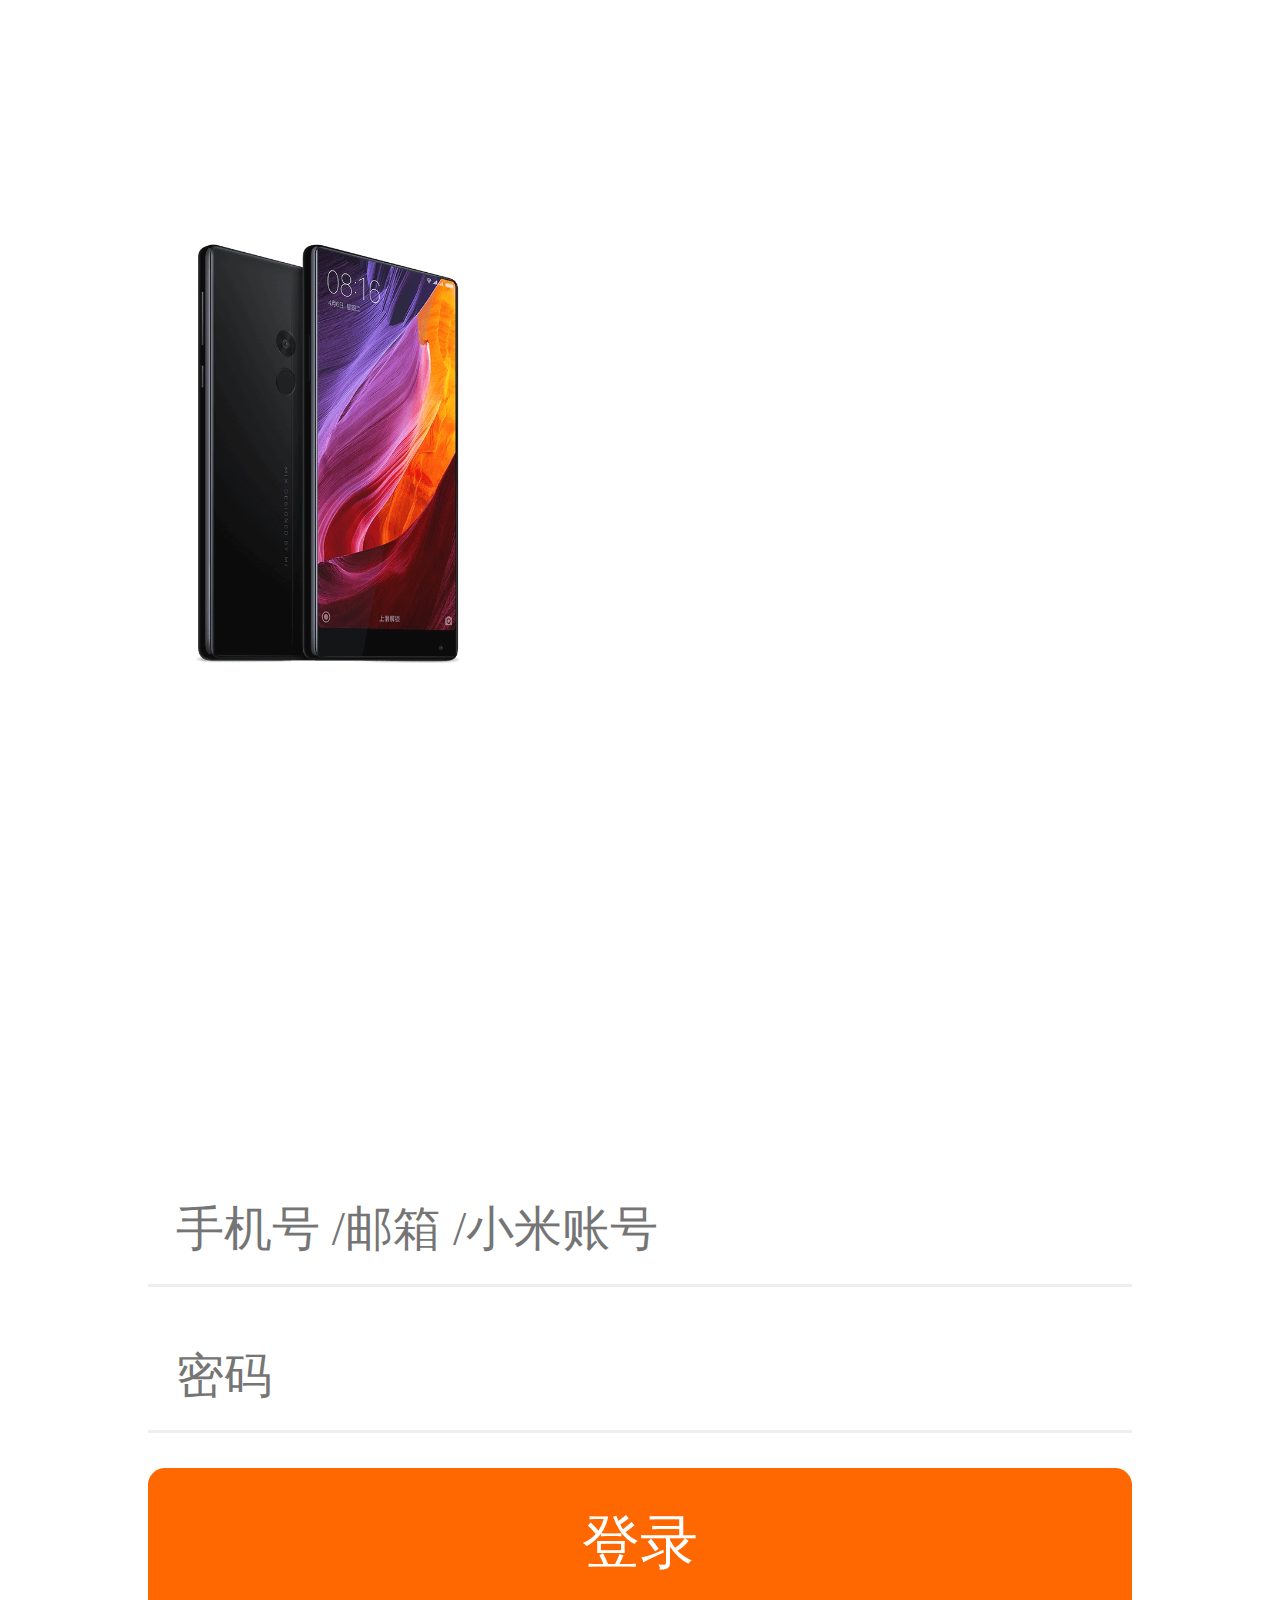
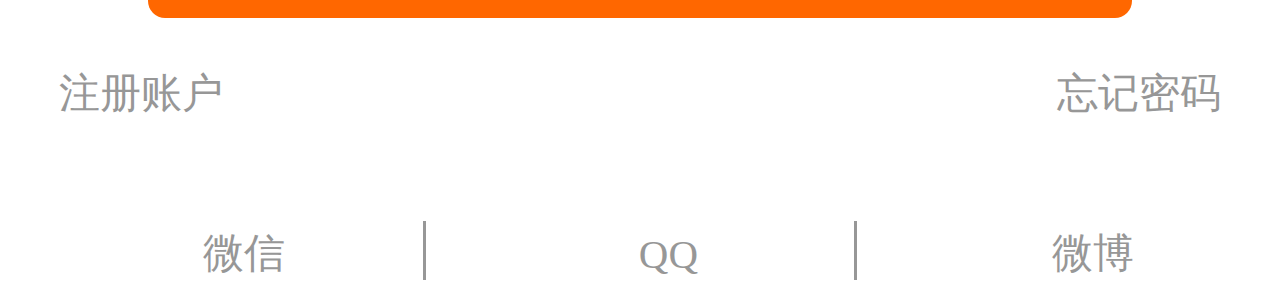
<file: index5.html>
<!DOCTYPE html>
<html lang="en">
<head>
	<meta charset="UTF-8">
	<meta name="viewport" content="width=device-width,initial-scale=1,maximum-scale=1,user-scalable=0">
	<title>denglu</title>
	<script src="rem.js"></script>
	<link rel="stylesheet" href="https://at.alicdn.com/t/font_471281_dw8ldsyjmbfn7b9.css">
	<link rel="stylesheet" href="css/index5.css">
	<link rel="stylesheet" href="css/swiper.min.css">
</head>
<body>
	<div class="login">
		<div class="top">
				<div class="swiper-container">
					<div class="swiper-wrapper">
						<div class="swiper-slide">
							<img src="img/login1_05.png" alt="">
						</div>
						<div class="swiper-slide">
							<img src="img/login2_05.png" alt="">
						</div>
						<div class="swiper-slide">
							<img src="img/login_05.png" alt="">
						</div>
					</div>
					<div class="swiper-pagination"></div>
				</div>
			</div>
		<div class="bottom">
			<input type="text" placeholder="手机号 /邮箱 /小米账号">

			<input type="password" placeholder="密码">

			<input type="button" value="登录">
		</div>
		<div class="zc">
			<a href="zhuce.html">注册账户</a>
			<a href="">忘记密码</a>
		</div>
		<div class="dsf">
			<a href=""><i class="iconfont">&#xe606;</i>微信</a>
			<a href=""><i class="iconfont">&#xe644;</i>QQ</a>
			<a href=""><i class="iconfont">&#xe61c;</i>微博</a>
		</div>
		<a href="index.html" class="back iconfont">&#xe612;</a>
	</div>
	<script src="swiper.min.js"></script>
	<script>
        var swiper = new Swiper('.swiper-container',{
            direction : 'horizontal',
            autoplay:true,
            speed:800,
            loop:true,
            // effect : 'fade',
            // pagination : {
            //     el:'.swiper-pagination',
            // },
            // on:{
            //     init:function(swiper){
            //         slide=this.slides.eq(0);
            //         slide.addClass('ani-slide');
            //     },
            //     transitionStart: function(){
            //         for(i=0;i<this.slides.length;i++){
            //             slide=this.slides.eq(i);
            //             slide.removeClass('ani-slide');
            //         }
            //     },
            //     transitionEnd: function(){
            //         slide=this.slides.eq(this.activeIndex);
            //         slide.addClass('ani-slide');
            //
            //     },
            // }
        });

	</script>

</body>
</html>
</file>
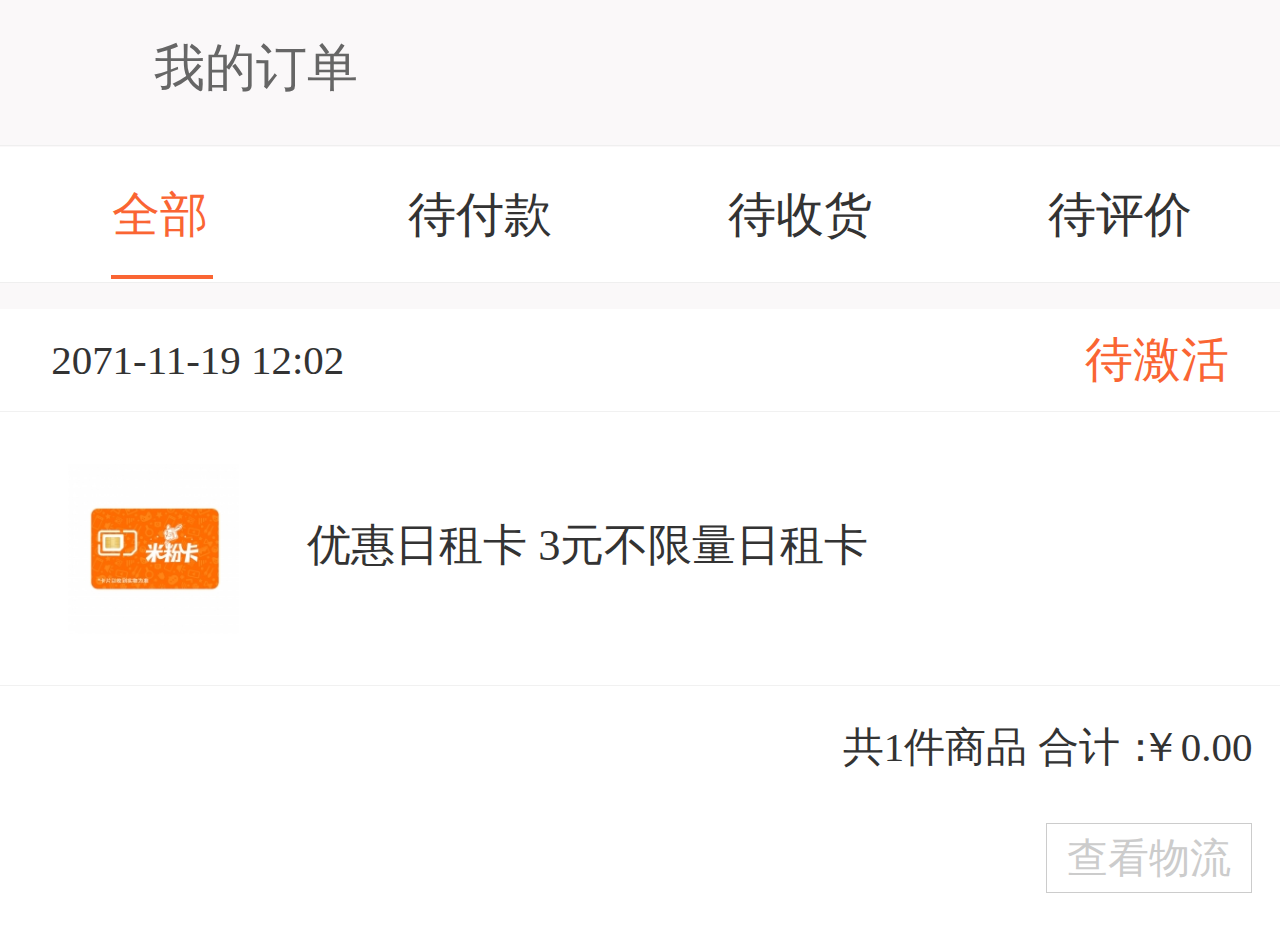
<file: index6.html>
<!DOCTYPE html>
<html lang="en">
<head>
	<meta charset="UTF-8">
	<meta name="viewport" content="width=device-width,initial-scale=1.0,maximum-scale=1.0,user-scalable=0">
	<title>我的订单</title>
	<script src="rem.js"></script>
	<link rel="stylesheet" href="https:///at.alicdn.com/t/font_471281_iqvd9uicwauoko6r.css
">
	<link rel="stylesheet" href="css/index6.css">
</head>
<body>
	<div class="top">
		<a href="index3.html">
			<i class="iconfont " style="position: absolute;
	top: 0.2rem;
	left: 0.3rem;" >&#xe607;</i>
		</a>
		<h1>我的订单</h1>
		<a href="">
			<i class="iconfont">&#xe70b;</i>
		</a>
	</div>
	<div class="xuan">
		<div class="box" style="color:#FA6533;">全部</div>
		<div class="box">待付款</div>
		<div class="box">待收货</div>
		<div class="box">待评价</div>
		<div class="gang"></div>
	</div>
	<div class="con">
		<h3>2071-11-19 12:02</h3>
		<h4>待激活</h4>
	</div>
	<div class="card">
		<a href="">
			<img src="img/pms_1496649171.01797401!180x1800.jpg" alt="">
			<span>优惠日租卡 3元不限量日租卡</span>
		</a>
	</div>
	<div class="price">
		<span>共1件商品  合计：</span>
		<span>￥0.00</span>
		<div class="box">查看物流</div>
	</div>
</body>
</html>
</file>
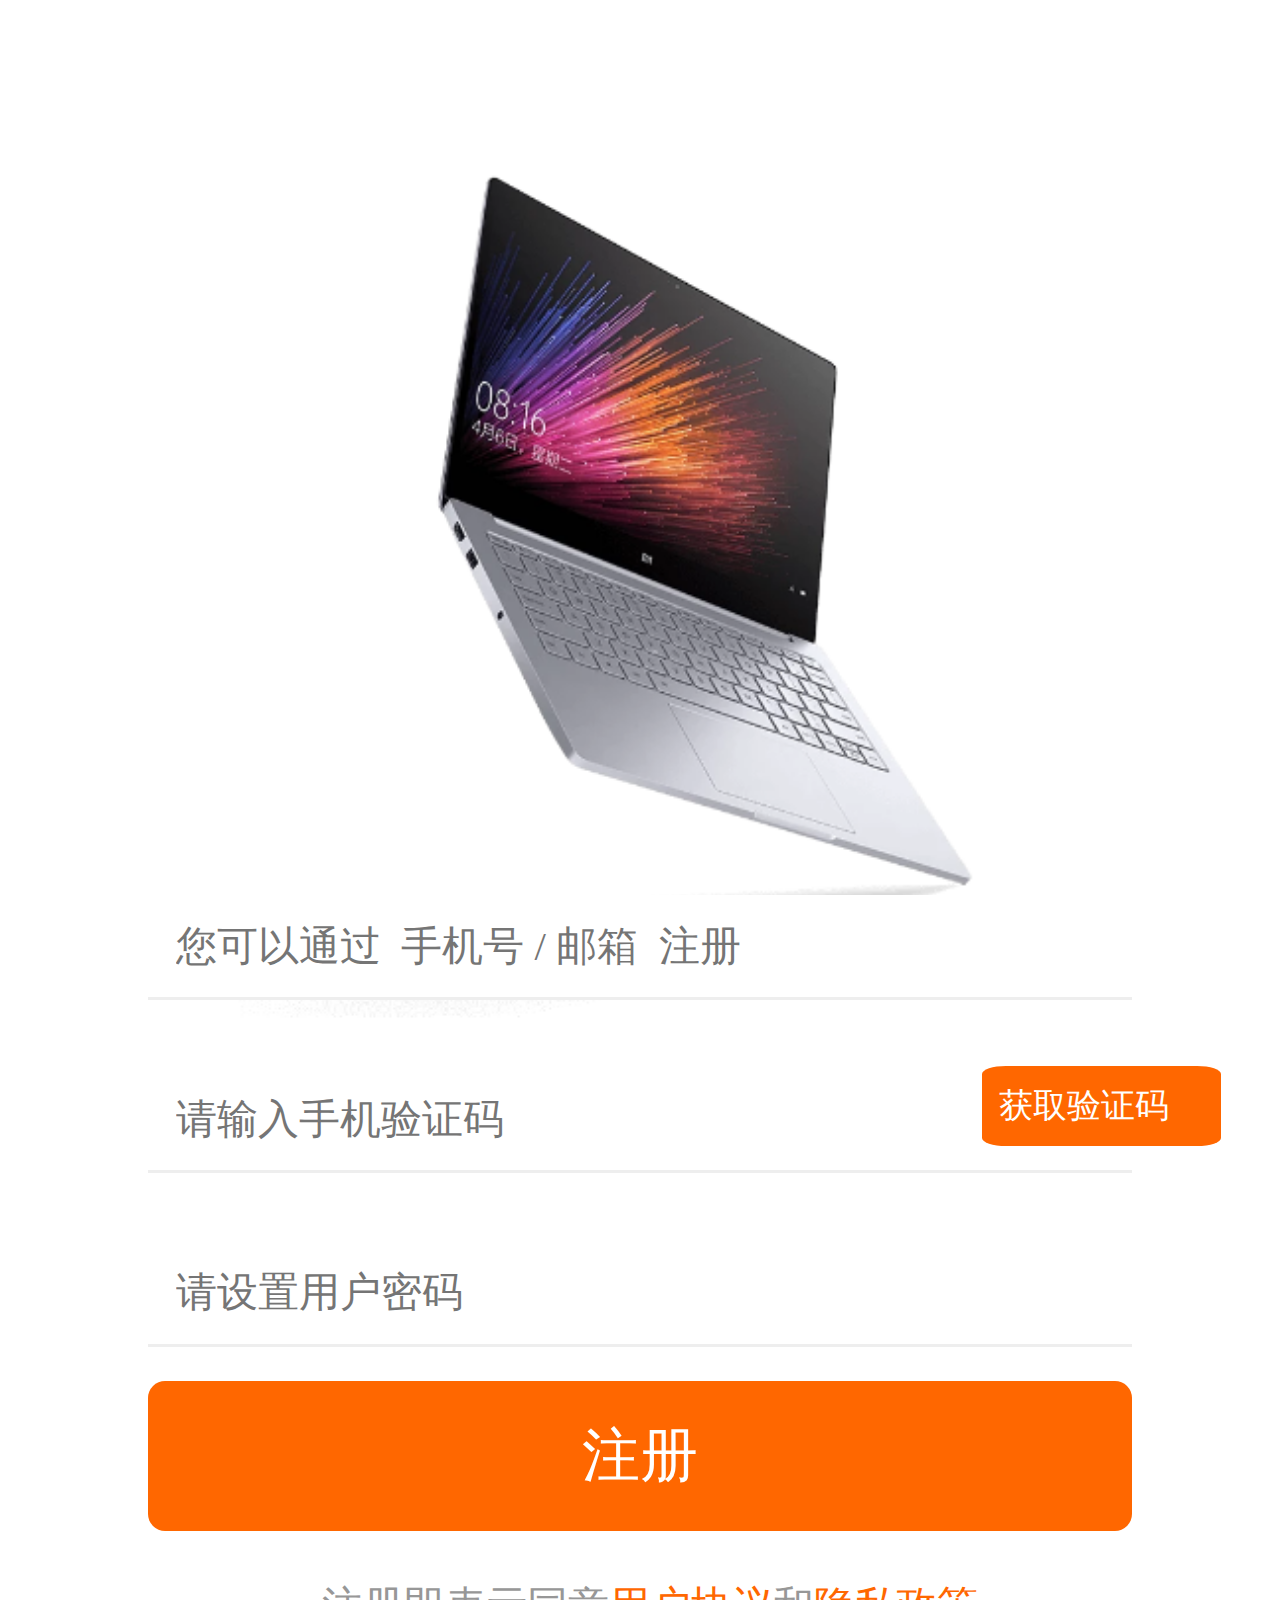
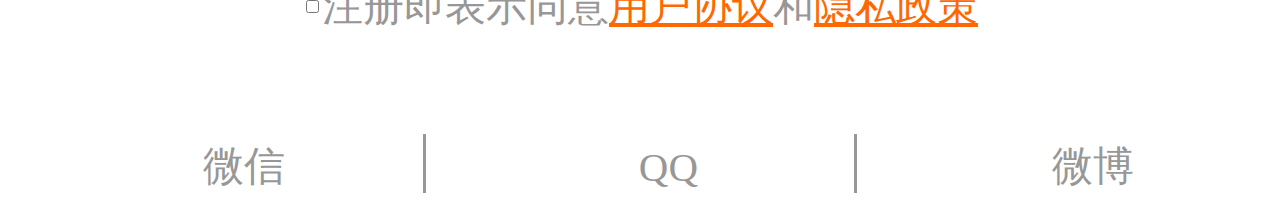
<file: zhuce.html>
<!DOCTYPE html>
<html lang="en">
<head>
	<meta charset="UTF-8">
	<meta name="viewport" content="width=device-width,initial-scale=1,maximum-scale=1,user-scalable=0">
	<link rel="stylesheet" href="css/zhuce.css">
	<link rel="stylesheet" href="https://at.alicdn.com/t/font_471281_dw8ldsyjmbfn7b9.css">
	<script src="rem.js"></script>
	<title>注册界面</title>
</head>
<body>
	<div class="login">
		<div class="top">
			<ul>
				<li><img src="img/login2_05.png" alt=""></li>
				<li><img src="img/login1_05.png" alt=""></li>
				<li><img src="img/login_05.png" alt=""></li>
			</ul>
		</div>
		<div class="bottom">
			<a href="">获取验证码</a>
			<input type="text" placeholder="您可以通过  手机号 / 邮箱  注册 ">
			<input type="text" placeholder="请输入手机验证码">

			<input type="password" placeholder="请设置用户密码">

			<input type="button" value="注册">
		</div>
		<div class="zc">
			<input type="checkbox">注册即表示同意<a href="">用户协议</a>和<a href="">隐私政策</a>
		</div>
		<div class="dsf">
			<a href=""><i class="iconfont">&#xe606;</i>微信</a>
			<a href=""><i class="iconfont">&#xe644;</i>QQ</a>
			<a href=""><i class="iconfont">&#xe61c;</i>微博</a>
		</div>
		<a href="index5.html" class="back iconfont">&#xe612;</a>
	</div>
</body>
</html>
</file>
<file: css/erji.css>
*{
    margin: 0;
    padding:0;
    text-decoration: none;
    list-style:none;
    font-family: "苹方";
}
.wrap{
    width:7.5rem;
    background: #f5f5f5;
}
.wrap .top{
    position: fixed;
    top: 0;
    width: 100%;
    display: flex;
    height: .8rem;
    justify-content: flex-start;
    align-items: center;
    background: #fff;
    border-bottom: .01rem solid #e5e5e5;
    font-size: .3rem;
    box-sizing: border-box;
    padding: 0 .3rem;
    color: #666;
}
.wrap .top a{
    font-size: .4rem;
    margin-right: 2rem;
}
.wrap .banner{
    margin-top: .88rem;
    width:100%;
    height:auto;
}
.wrap .banner a{
    display: block;
    width:100%;
    height:auto;
    margin-bottom: 0.4rem;
}
.wrap .banner a img{
    display: block;
    width: 100%;
}
.wrap .selfbusiness{
    background: #fff;
    border:.01rem solid #e5e5e5 ;
}
.wrap .selfbusiness h3{
    display: block;
    width:90%;
    margin: 0 auto;
    font-size: .24rem;
    font-weight: 400;
    border-bottom: .01rem solid #e5e5e5;
    color: #7f7f7f;
    padding: .3rem 0;
}
.wrap .selfbusiness ul{
    width:90%;
    background: #fff;
    margin: 0 auto;
    overflow: hidden;
}
.wrap .selfbusiness ul li{
    width:50%;
    float: left;
}
.wrap .selfbusiness ul li a{
    display: block;
    width: 100%;
    height:auto;
    font-size: .28rem;
    color: #000;
    padding:.3rem 0;
}
.wrap .selfbusiness ul li a::after{
    content: '';
    display: block;
    clear: both;
}

.wrap .selfbusiness ul li:first-child a i{
    background: url("../img/money.png")center;
    background-size: .6rem;
    display: block;
    width:.6rem;
    height: .6rem;
    margin-right: .2rem;
    float: left;
}
.wrap .selfbusiness ul li:last-child a i{
    background: url("../img/phone.png")center;
    background-size: .6rem;
    display: block;
    width:.6rem;
    height: .6rem;
    float: left;
    margin-right: .2rem;
}
.wrap .selfbusiness ul li:first-child a p:last-child{
    color: #7f7f7f;
    font-size: .22rem;
}
.wrap .selfbusiness ul li:last-child a p:last-child{
    color: #7f7f7f;
    font-size: .22rem;
}
.wrap .wuy{
    background: #fff;
    margin-top: .4rem;
    margin-bottom: .4rem;
    border:.01rem solid #e5e5e5;
}
.wrap .wuy h3{
    font-size: .28rem;
    font-weight: 400;
    text-align: center;
    padding: .5rem 0;
}
.wrap .wuy ul{
    width: 90%;
    margin: 0 auto;
    overflow: hidden;
}
.wrap .wuy ul li{
    margin-bottom: .5rem;
    float: left;
    width: 30%;
    margin-right: .189rem;
}
.wrap .wuy ul li img{
    display: block;
    width: 50%;
    height: .62rem;
    margin: 0 auto;
}
.wrap .wuy ul li p{
    text-align: center;
    margin-top: .1rem;
}
.wrap .wuy ul li p:nth-child(2){
    text-align: center;
    font-size: .22rem;
}
.wrap .wuy ul li p:nth-child(3){
    font-size: .19rem;
    color: #cacaca;
}
.wrap>h3>a{
    display: block;
    font-size: .24rem;
    color: #cacaca;
    text-align: center;
    padding-bottom: .5rem;
}
</file>
<file: css/index1.css>
/*
* @Author: asus
* @Date:   2017-11-13 18:48:56
* @Last Modified by:   asus
* @Last Modified time: 2017-11-16 00:01:29
*/
body{
	margin: 0;
}
input,ul,li,p{
	margin: 0;
	padding: 0;
	border: 0;
	list-style: none;
}
img{
	display: block;
}
a{
	text-decoration: none;
}
.top{
	width: 100%;
	height: 0.55rem;
	padding: 0.15rem 0;
	border-bottom: 0.01rem solid #efefef;
	position: fixed;
	top: 0;
	left: 0;
	z-index: 1000;
	background-color: #fff
}
.top .search{
	width: 4.8rem;
	height: 0.33rem;
	padding: 0.1rem 0.6rem;
	border: 0.01rem solid #ccc;
	float: left;
	margin-left: 0.4rem;
	position: relative;
	top: 0;
	left: 0;
}
 .top .search i{
	font-size: 0.32rem;
	color:rgba(0,0,0,.3);
	float: left;
	position: absolute;
	top: 0.1rem;
	left: 0.1rem;
	font-weight: bold;

}
.top .search span{
	font-size: 0.26rem;
	color:rgba(0,0,0,.3);
	line-height: 0.34rem;
	margin-left: 0.05rem;
	float: left;
}
.top i:nth-child(2){
	font-size: 0.5rem;
	color:rgba(0,0,0,.3);
	position: absolute;
	top: 0.2rem;
	right: 0.25rem;
}
/* 侧面 */
.left{
	width: 1.52rem;
	height: 12.4rem;
	border-right: 0.01rem solid #efefef;
	float: left;
	position: fixed;
	left: 0;
	top: 0.86rem;
	bottom:1.01rem;
}
.left ul{
	width: 1.22rem;
	height: 12rem;
	padding: .2rem .3rem .2rem 0;
	background: #fefefe;
}
.left ul li{
	width: 100%;
	height: 0.8rem;
	font-size: 0.32rem;
	line-height: 0.9rem;
	text-align: center;
}
/* 右面 */
.right{
	width: 5.25rem;
	height: 196rem;
	/* background-color: red; */
	float: right;
	margin-top: 0.86rem;
	margin-right: 0.33rem;
}
.right .item{
	width: 100%;
	height: 2.08rem;
}
.right .item img{
	width: 100%;
	height: 2.08rem;
}
.right .title{
	width: 100%;
	height: 1.33rem;
	margin-top: 0.2rem;
	position: relative;
	top: 0;
	left: 0;
}
.right .title span{
	display: block;
	font-size: .28rem;
    font-weight: 400;
    text-align: center;
    line-height: 1.33rem;
}
/* .right .title .gang1{
	width: 0.4rem;
	height: 0.01rem;
	background-color: #ccc;
	position: absolute;
	top: 50%;
	left: 1.7rem;
}
.right .title .gang2{
	width: 0.4rem;
	height: 0.01rem;
	background-color: #ccc;
	position: absolute;
	top: 50%;
	right: 1.7rem;
} */
.right .box{
	width: 100%;
	height: 4.34rem;
}
.right .box .con{
	width: 33.33%;
	height: 1.65rem;
	margin-top: .2rem;
    margin-bottom: .3rem;
    float: left;
}
.right .box .con img{
	width: 1.04rem;
	height: 1.04rem;
	margin-left: 0.4rem;
}
.right .box .con p{
	width: 100%;
	height: 1.04rem;
	font-size: 0.23rem;
	margin-top: .28rem;
	color: rgba(0,0,0,.54);
	text-align: center;
}
/* 电视 */
.right .box1{
	width: 100%;
	height: 2.17rem;
}
.right .box1 .con{
	width: 33.33%;
	height: 1.65rem;
	margin-top: .2rem;
    margin-bottom: .3rem;
    float: left;
}
.right .box1 .con img{
	width: 1.04rem;
	height: 1.04rem;
	margin-left: 0.4rem;
}
.right .box1 .con p{
	width: 100%;
	height: 1.04rem;
	font-size: 0.23rem;
	margin-top: .28rem;
	color: rgba(0,0,0,.54);
	text-align: center;
}
/* 去分会场看看 */

.right .item1{
	width: 100%;
	height: 0.84rem;
}
.right .item1 img{
	width: 100%;
	height: 0.84rem;
}






/* 底部 */
.footer{
	width: 100%;
	height: 1rem;
	background-color: #fff;
	border-top: 0.01rem solid #e0e0e0;
	position: fixed;
	bottom: 0;
	left: 0;
	z-index: 99;
	/* margin-top: 0.9rem; */
}
.footer  .box{
	width: 25%;
	height: 100%;
	float: left;
	position: relative;
	top: 0;
	left: 0;
	
}
.footer .box i{
	font-size: 0.4rem;
	color: #333;
	position: absolute;
	top: 0.1rem;
	left: 0.74rem;

}
.footer .box p{
	font-size: 0.22rem;
	color: #333;
	margin-top: 0.6rem;
	/* margin-left: 0.75rem; */
	text-align: center;
}

.footer .box .one{
	color: #F56A00;
}
</file>
<file: css/index2.css>
/*
* @Author: asus
* @Date:   2017-11-16 00:04:53
* @Last Modified by:   asus
* @Last Modified time: 2017-11-16 19:54:34
*/
body{
	margin: 0;
}
input,ul,li,p,h1,em,i{
	margin: 0;
	padding: 0;
	border: 0;
	list-style: none;
}
img{
	display: block;
}
a{
	text-decoration: none;
}
.top{
	width: 100%;
	height: 0.55rem;
	padding: 0.15rem 0;
	border-bottom: 0.01rem solid #efefef;
	position: fixed;
	top: 0;
	left: 0;
	z-index: 1000;
	background-color: #fff
}
.top h1{
	font-size: 0.3rem;
	color: #666;
    font-weight: 400;
    text-align: center;
    margin-top: 0.08rem;
}
.top i{
	font-size: 0.5rem;
	color:rgba(0,0,0,.3);
	position: absolute;
	top: 0.2rem;
	right: 0.25rem;
}
.log{
	width: 100%;
	height: 0.6rem;
	padding: 0  0.56rem 0  0.32rem;
	box-sizing: border-box;
 	margin-top: 0.86rem;
 	border-bottom: 1px solid #efefef;
 	background-color: #fff;
 	position: relative;
}
.log div{
	font-size: 0.32rem;
    color: rgba(0,0,0,.87);
    line-height: 0.54rem;
    float: left;
   
}
.log span{
	display: block;
	font-size: 0.32rem;
    color: rgba(0,0,0,.87);
    line-height: 0.54rem;
    float: right;

}
.log .iconfont{
	width: .18rem;
    height: .18rem;
	display: block;
	font-size: 0.32rem;
	color: rgba(0,0,0,.87);
	position: absolute;
    right: 0.25rem;
    bottom: 0.38rem;

	
}
.buy{
	width: 100%;
	height: 1.04rem;
	background: url('../img/cartnull_0de91f1.png');
	background-size: auto 100%;
    padding: 0 .16rem 0 .96rem;
    box-sizing: border-box;
    color: rgba(0,0,0,.27);
    background-repeat: no-repeat;
    background-position: 1.55rem center;
    position: relative;
    top: 0;
    left: 0;

}
.buy span{
	font-size: .24rem;
	display: block;
	position: absolute;
	top: 0.4rem;
	left: 2.8rem;
	float: left;
	text-align: center;

}
.buy p{
    border: 1px solid rgba(0,0,0,.15);
    box-sizing: border-box;
    height: .5rem;
    line-height: .5rem;
    padding: 0 .24rem;
    color: rgba(0,0,0,.87);
    font-size: 0.24rem;
	float: left;
	margin: 0.31rem 0 0 3.7rem;
}
.title{
	width: 100%;
	height: 0.8rem;
	background-color: #F5F5F5;

}
.title div{
	 font-size: 0.24rem;
	 color: #FB984C;
	 text-align: center;
	 margin-top: 0.05rem;
	 /* float: left; */
}
.title div:nth-child(2){
	font-size: 0.24rem;
	color: #929292;
	text-align: center;
 	/* float: left; */
}
.list{
	width: 100%;
	height: auto;
	background-color: red;
}
.list li{
	width: 50%;
    box-sizing: border-box;
    padding-right: .04rem;
    float: right;
    
}

.list img{
	width: 100%;
    height: 3.7rem;
}
.list .info{
	width: 100%;
	height:auto;
	padding: 0.18rem 0.27rem;
	 box-sizing: border-box;
}
.list .info .one{
	font-size: 0.28rem;
	color: rgba(0,0,0,.87);
}
.list .info .two{
	font-size: .32rem;
    color: #ff6000;
    margin-top: 0.1rem;
    margin-top: 0.05rem;
    
}
.list .info .two::before{
	display: inline-block;
	content: "¥";
	font-size: 0.2rem;
	vertical-align: top;
	font-weight: 400;	
}
.list .info .two del{
	font-size: .22rem;
    color: rgba(0,0,0,.6);
}
.list .info .two span{
	font-size: .22rem;
	color: #ff6000;
}

/* 底部 */
.footer{
	width: 100%;
	height: 1rem;
	background-color: #fff;
	border-top: 0.01rem solid #e0e0e0;
	position: fixed;
	bottom: 0;
	left: 0;
	z-index: 99;
	/* margin-top: 0.9rem; */
}
.footer  .box{
	width: 25%;
	height: 100%;
	float: left;
	position: relative;
	top: 0;
	left: 0;
	
}
.footer .box i{
	font-size: 0.4rem;
	color: #333;
	position: absolute;
	top: 0.1rem;
	left: 0.74rem;

}
.footer .box p{
	font-size: 0.22rem;
	color: #333;
	margin-top: 0.6rem;
	/* margin-left: 0.75rem; */
	text-align: center;
}

.footer .box .one{
	color: #F56A00;
}
</file>
<file: css/index3.css>
/*
* @Author: asus
* @Date:   2017-11-16 16:39:49
* @Last Modified by:   asus
* @Last Modified time: 2017-11-16 19:35:08
*/
body{
	margin: 0;
	background-color: #F5F5F5;
}
input,ul,li,p,h1,em,i{
	margin: 0;
	padding: 0;
	border: 0;
	list-style: none;
}
img{
	display: block;
}
a{
	text-decoration: none;
}
.header{
	width: 100%;
	height: 1rem;
	padding: 0.32rem 0;
	background: url('../img/bg_0425a88.png') no-repeat center 0  #f37d0f;
	background-size: 100% 100%;
}
.header .per{
	width: 0.96rem;
	height: 0.96rem;
	border-radius: 50%;
	background: url('../img/avatar_e29d6cb.png') no-repeat  #f37d0f;
	background-size: 100% auto;
	margin: 0 .16rem 0 .32rem;
	float: left;
}
.header .name{
	color: #fff;
	font-size: 0.24rem;
	float: left;
	line-height: 1rem;
}

.log{
	width: 100%;
	height: 0.8rem;
	padding: 0  0.56rem 0  0.32rem;
	box-sizing: border-box;
 	border-bottom: 1px solid #efefef;
 	background-color: #fff;
 	position: relative;
}
.log div{
	font-size: 0.32rem;
    color: rgba(0,0,0,.87);
    line-height: 0.8rem;
    float: left;

   
}
.log span{
	display: block;
	font-size: 0.32rem;
    color: rgba(0,0,0,.87);
    line-height: 0.8rem;
    float: right;

}
.log .iconfont{
	width: .18rem;
    height: .18rem;
	display: block;
	font-size: 0.32rem;
	color: rgba(0,0,0,.87);
	position: absolute;
    right: 0.25rem;	
}

.nav{
	width: 100%;
	height: 1.82rem;
}
.nav .name{
	width: 25%;
	height: 100%;
	background-color: #fff;
	float: left;

}
.nav .name i{
	display: block;
	font-size: 0.48rem;
	color: #999999;
	text-align: center;
	margin-top: 0.4rem;
}
.nav .name h1,h2,h3,h4{
	font-size: 0.24rem;
	color: #333;
	text-align: center;
	margin-top: 0.15rem;

}

.item{
	width: 100%;
	height: auto;
	margin-top: 0.2rem;
}
.item li{
	width: 100%;
    height: 1.04rem;
}
.item li .icon{
	width: 1.21rem;
	height: 100%;
	background-color: #fff;
	float: left;
	position: relative;
	top: 0;
	left: 0;
}
.item li .icon i{
	font-size: 0.6rem;
	color: #FDBF2D;
	position: absolute;
	top: 0.2rem;
	left: 0.23rem;
	bottom: 0;
	right: 0;
	margin: auto;
	
}
.item li .name{
	width: 6.29rem;
	height: 1.03rem;
	background-color: #fff;
	float: left;
	border-bottom: 0.01rem solid #E3E3E3;

}
.item li .name p{
	font-size: .28rem;
    color: rgba(0,0,0,.87);
    line-height: 1.03rem;
}
.item li .name i{
	display: block;
	font-size: 0.48rem;
	color: #939393;
	line-height: 1.03rem;
	float: right;
	margin-top: -1rem;
	margin-right: 0.3rem;
}
























/* 底部 */
.footer{
	width: 100%;
	height: 1rem;
	background-color: #fff;
	border-top: 0.01rem solid #e0e0e0;
	position: fixed;
	bottom: 0;
	left: 0;
	z-index: 99;
	/* margin-top: 0.9rem; */
}
.footer  .box{
	width: 25%;
	height: 100%;
	float: left;
	position: relative;
	top: 0;
	left: 0;
	
}
.footer .box i{
	font-size: 0.4rem;
	color: #333;
	position: absolute;
	top: 0.1rem;
	left: 0.74rem;

}
.footer .box p{
	font-size: 0.22rem;
	color: #333;
	margin-top: 0.6rem;
	/* margin-left: 0.75rem; */
	text-align: center;
}

.footer .box .one{
	color: #F56A00;
}
</file>
<file: css/index4.css>
/*
* @Author: asus
* @Date:   2017-11-16 23:10:46
* @Last Modified by:   asus
* @Last Modified time: 2017-11-17 09:20:12
*/
body{
	margin: 0;
	background-color: #EFEFF0;
}
input,ul,li,p{
	margin: 0;
	padding: 0;
	border: 0;
	list-style: none;
}
img{
	display: block;
}
a{
	text-decoration: none;
}
.header{
	width: 100%;
	height: 7.92rem;
	position: relative;
	top: 0;
	left: 0;
}
.header img{
	width: 100%;
	height: 7.92rem;
	position: absolute;
	top: 0;
	left: 0;
}
.header a img:nth-child(4){
	width: .44rem;
    height: .44rem;
    position: absolute;
    top: 0.4rem;
    left: 0.4rem;
}
.header a img:nth-child(5){
	width: .44rem;
    height: .44rem;
    position: absolute;
    top: 0.4rem;
    left:6.7rem;
}
.header ul{
	width: 100%;
	height: 0.22rem;
	/* background-color: yellow; */
	position: absolute;
	bottom: 0.25rem;
	padding-left: 3.3rem;
	box-sizing: border-box;
}
.header li{
	width: 0.18rem;
	height: 0.18rem;
	background-color: #EFEFF0;
	float: left;
	border-radius: 50%;
	margin-right: 0.3rem;
	box-sizing: border-box;
}
.header li:hover{
	background-color: #fff;
}
.con{
	width: 100%;
	height: 2.24rem;
	padding: .32rem .32rem 0;
	box-sizing: border-box;
	background-color: #fff;
}
.con .name{
	font-size: .36rem;
	color: rgba(0,0,0,.87);
}
.con .desc{
	width: 6.84rem;
	height: 0.72rem;
	font-size: 0.24rem;
	color: rgba(0,0,0,.54);
}
.con .price{
	font-size: 0.48rem;
	color: #f56600;
	font-weight: 400;
}
.con .price::before{
	content: "¥";
	display: inline-block;
	vertical-align: top;
	font-weight: 400;
	font-size: 0.32rem;	
}
.product{
	width: 100%;
	height: 0.76rem;
	padding: .16rem .32rem;
	background-color: #fff;
	border-bottom: 0.01rem solid #F7F7F7;
	box-sizing: border-box;
	margin-top: 0.2rem;
}
.product div{
	font-size: 0.24rem;
    color: rgba(0,0,0,.87);
    line-height: 0.4rem;
    padding-right: .2rem;
    float: left;
}
.product i{
	display: block;
	font-size: 0.38rem;
	color: #E4E4E4;
	float: right;
}
.product img{
	width: 0.2rem;
	height: auto;
	float: left;
	margin:0.1rem 0.2rem 0  0.7rem;
	
}
.commen{
	width: 100%;
	height: auto;
	padding: 0 .32rem .32rem;
	box-sizing: border-box;
	background-color: #fff;
	margin-top: 0.2rem;
}
.commen .com-header{
	padding: .32rem 0;
    border-bottom: 1px solid #f4f4f4;
    position: relative;
    top: 0;
    left: 0;
}
.commen .com-header .left{
	font-size: .24rem;
    color: rgba(0,0,0,.54);
    float: left;
}
.commen .com-header .right{
	margin-right: .4rem;
    font-size: .24rem;
    color: #f56600;
    float: right;
}
.commen .com-header i{
	display: block;
	font-size: 0.38rem;
	color: #E4E4E4;
	position: absolute;
	top: 0.22rem;
	right: 0.05rem;
}
.commen .item{
	width: 100%;
	height: 4.1rem;
	box-sizing: border-box;
	padding: .24rem 0 0;
	background-color: #fff;

}
.commen .item .one{
	padding: .16rem 0;
}
.commen .item .one .img{
	margin-right: .24rem;
    width: .8rem;
    min-width: .8rem;
    height: .8rem;
    overflow: hidden;
    box-sizing: border-box;
    border-radius: 100%;
    float: left;
}
.commen .item .one .img img{
	width: 100%;
}
.commen .item .one span{
	display: block;
	float: left;
	font-size: .28rem;
    color: rgba(0,0,0,.8);
   margin-top: 0.2rem;
}
.commen .item .one .img1 img{
	width: 0.34rem;
	height: 0.34rem;
	float: left;
	margin-top: 0.21rem;
	margin-left: 3.8rem;
	margin-right: 0.05rem;
}
.commen .item .two{
	line-height: .48rem;
    font-size: .28rem;
    color: rgba(0,0,0,.86);
    margin-top: 0.7rem;
}
.commen .item .three img{
	height: 1.6rem;
    width: 1.6rem;
    margin-right: 0.2rem;
    margin-top: 0.2rem;
    float: left;
}
.tab{
	width: 100%;
    height: .88rem;
    background: #fff;
    border-bottom: 0.01px solid #f4f4f4;
    margin-top: 0.2rem;
}
.tab li{
	width: 1.86rem;
	height: 0.32rem;
	font-size: .24rem;
	text-align: center;
	line-height: 0.88rem;
    border-right: 1px solid #E5E5E5;
    float: left;
}
.tab li:last-child{
	border: 0;
}
.view img{
	width: 100%;
	height: auto;
}
.more{
	width: 100%;
	height: 0.88rem;
	background-color: #fff;
}
.more a{
	display: block;
	line-height: 0.88rem;
    font-size: 0.24rem;
    text-align: center;
    color: #f56600;
}
.title{
	width: 100%;
	height: 0.88rem;
	background: #fff;
    font-size: 0.3rem;
    padding: 0 0.32rem;
    color: #333;
    box-sizing: border-box;
}
.list{
	width: 100%;
	height: 21rem;
	background-color: #fff;
}
.list li{
	width: 50%;
    box-sizing: border-box;
    padding-right: .04rem;
    float: right;
    
}

.list img{
	width: 100%;
    height: 3.7rem;
}
.list .info{
	width: 100%;
	height:auto;
	padding: 0.18rem 0.27rem;
	 box-sizing: border-box;
}
.list .info .one{
	font-size: 0.28rem;
	color: rgba(0,0,0,.87);
}
.list .info .two{
	font-size: .32rem;
    color: #ff6000;
    margin-top: 0.1rem;
    margin-top: 0.05rem;
    
}
.list .info .two::before{
	display: inline-block;
	content: "¥";
	font-size: 0.2rem;
	vertical-align: top;
	font-weight: 400;	
}
.list .info .two del{
	font-size: .22rem;
    color: rgba(0,0,0,.6);
}
.list .info .two span{
	font-size: .22rem;
	color: #ff6000;
}
/* 底部 */
.footer{
	width: 100%;
	height: 1rem;
	background-color: #fff;
	border-top: 0.01rem solid #e0e0e0;
	position: fixed;
	bottom: 0;
	left: 0;
	z-index: 99;
	/* margin-top: 0.9rem; */
}
.footer  .box{
	width: 20%;
	height: 100%;
	float: left;
	position: relative;
	top: 0;
	left: 0;
	
}
.footer  .box1{
	width: 60%;
	height: 100%;
	background-color: #F95B07;
	float: right;
	font-size: 0.32rem;
	color: #fff;
	text-align: center;
	line-height: 1rem;
}
.footer .box i{
	font-size: 0.4rem;
	color: #333;
	position: absolute;
	top: 0.1rem;
	left: 0.55rem;

}
.footer .box p{
	font-size: 0.22rem;
	color: #333;
	margin-top: 0.6rem;
	/* margin-left: 0.75rem; */
	text-align: center;
}
</file>
<file: css/index5.css>
body{
	font-size: .2rem;
	font-family: "苹方";
}
ul,li{
	list-style: none;
	margin: 0;
	padding: 0;
}
a{
	text-decoration: none;
}
.login{
	width:100%;
}
.login .top{
	margin-top: .88rem;
	width: 100%;
	height: 4rem;
}
.login .top ul{
	width: 100%;
	height: 100%;
	position: relative;
}
.login .top ul li{
	width: 100%;
	position: absolute;
	top: 0;

}
.login .top ul li img{
	width: 100%;
}
.login .bottom{
	margin-top: 2rem;
	display: flex;
	justify-content: center;
	flex-wrap: wrap;
}
input[type="text"]{
	display: block;
	padding: .16rem 0;
	margin: 0;
	width: 5.44rem;
	padding: .16rem;
	border: none;
	border-bottom: .02rem solid #eee;
	outline: none;
	font-size: .28rem;
	font-weight: 500;
	z-index: 99;
}
input[type="password"]{
	display: block;
	padding: .16rem 0;
	margin: .2rem 0;
	width: 5.44rem;
	padding: .16rem;
	border: none;
	border-bottom: .02rem solid #eee;
	outline: none;
	font-size: .28rem;
	font-weight: 500;
	font-family: "苹方";
}
input[type="button"]{
	width: 5.76rem;
	height: .88rem;
	font-size: .34rem;
	color: #fff;
	font-family: "苹方";
	font-weight: 500;
	background: #ff6700;
	border:none;
	border-radius: .1rem;
	outline: none;
}
input::-webkit-input-placeholder { 
　　color:#c7c7cd;
	font-weight: 500;
	font-family: "苹方";
}
.zc{
	display: flex;
	justify-content: space-between;
	padding: .28rem .3rem;
}
.zc a{
	font-size: .24rem;
	color: #979797;
}
.dsf{
	display: flex;
	justify-content: space-around;
	align-items: center;
	margin-top: .3rem;
	text-align: center;
}
.dsf a{
	font-size: .24rem;
	color: #979797;
	display: block;
	width: 33%;
}
.dsf a i{
	font-size: .3rem;
	margin-right: .1rem;
}
.dsf a:nth-child(2){
	border-left:.02rem solid #979797; 
	border-right:.02rem solid #979797; 
	display: block;
	width: 34%;
	text-align: center;
}
.back{
	position: absolute;
	left: .4rem;
	top: .4rem;
	font-size: .34rem;
	color: #979997;
	display: block;
	width: .3rem;
	height: .3rem;
}
</file>
<file: css/index6.css>
/*
* @Author: asus
* @Date:   2017-11-21 00:22:51
* @Last Modified by:   asus
* @Last Modified time: 2017-11-21 08:27:09
*/
body{
	margin: 0;
	background-color: #FAF8F9;
}
input,ul,li,p,h1,h2,h3,h4,em,i{
	margin: 0;
	padding: 0;
	border: 0;
	list-style: none;
}
img{
	display: block;
}
a{
	text-decoration: none;
}
.top{
	width: 100%;
	height: 0.55rem;
	padding: 0.15rem 0;
	border-bottom: 0.01rem solid #efefef;
	position: fixed;
	top: 0;
	left: 0;
	z-index: 1000;
	background-color: #FAF8F9;
}
.top h1{
	font-size: 0.3rem;
	color: #666;
    font-weight: 400;
    position: absolute;
	top: 0.2rem;
	left: 0.9rem;
}
.top i{
	font-size: 0.5rem;
	color:rgba(0,0,0,.3);
	position: absolute;
	top: 0.2rem;
	right: 0.25rem;
}
.xuan{
	width: 100%;
	height: 0.8rem;
	box-sizing: border-box;
 	margin-top: 0.86rem;
 	border-bottom: 1px solid #efefef;
 	background-color: #fff;
 	display: flex;
 	justify-content: space-between;
 	position: relative;
	top: 0;
	left: 0;
}
.xuan .box{
	width: 40%;
	height: 100%;
	font-size: 0.28rem;
	color: #333;
	text-align: center;
	line-height: 0.8rem;

}
.xuan .gang{
	width: 0.6rem;
	height: 0.02rem;
	background-color:#FA6533;
	position: absolute;
	bottom: 0.02rem;
	left: 0.65rem; 
}
.con{
	width: 100%;
	height: 0.6rem;
	background-color: #fff;
	border-bottom: 1px solid #F1F1F1;
	margin-top: 0.15rem;
	text-align: center;
	line-height: 0.6rem;
}
.con h3{
	font-size: 0.24rem;
	color: #333;
	float: left;
	margin-left: 0.3rem;
	font-weight: normal;
}
.con h4{
	font-size: 0.28rem;
	color: #FA6533;
	float: right;
	margin-right: 0.3rem;
	font-weight: normal;
}
.card{
	width: 100%;
	height: 1.2rem;
	padding: .2rem .1rem;
	background-color: #fff;
	border-bottom: 1px solid #F1F1F1;
}
.card img{
	width: 1rem;
    height: 1rem;
    margin-left: 0.3rem;
    margin-top: 0.1rem;
    float: left;
}
.card span{
	font-size: 0.26rem;
	color: #333;
	float: left;
	margin-left: 0.3rem;
    margin-top: 0.4rem;
    margin-left: 0.4rem;
    font-weight: normal;
   
}
.price{
	width: 100%;
	height: 1.4rem;
	background-color: #fff;
}
.price span{
	font-size: 0.24rem;
	color: #333;
	float: right;
	margin-right: 0.7rem;
	margin-top: 0.2rem;
	font-weight: normal;
}
.price span:nth-child(2){
	font-size: 0.24rem;
	color: #333;
	/* float: right; */
	margin-right: -2.4rem;
	font-weight: normal;
}
.price .box{
	width: 1.2rem;
	height: 0.4rem;
	border: 1px solid #ccc;
	float: right;
	margin-top: 0.8rem;
	margin-right: -2.4rem;
	font-size: 0.24rem;
	color: #ccc;
	font-weight: normal;
	text-align: center;
	line-height: 0.4rem;
}
</file>
<file: css/zhuce.css>
body{
	font-size: .2rem;
	font-family: "苹方";
}
ul,li{
	list-style: none;
	margin: 0;
	padding: 0;
}
a{
	text-decoration: none;
	-webkit-tap-highlight-color:rgba(0,0,0,0);
}
.login{
	width:100%;
}
.login .top{

	width: 100%;
	height: 4rem;
}
.login .top ul{
	width: 100%;
	height: 100%;
	position: relative;
}
.login .top ul li{
	width: 100%;
	position: absolute;
	top: 0;
}
.login .top ul li img{
	width: 100%;
}
.login .bottom{
	margin-top: 1rem;
	display: flex;
	justify-content: center;
	flex-wrap: wrap;
	position: relative;
	top: 0;
	left: 0;
}
.login .bottom a{
	display: block;
	width: 1.2rem;
	padding: .1rem;
	color: #fff;
	background: #ff6700;
	border-radius: 10%;
	position: absolute;
	top: 1.2rem;
	right: .3rem;
}
input[type="text"]{
	display: block;
	margin: 0;
	width: 5.44rem;
	padding: .16rem;
	border: none;
	border-bottom: .02rem solid #eee;
	outline: none;
	font-size: .24rem;
	font-weight: 500;
	margin: .2rem 0;
}
input[type="password"]{
	display: block;
	padding: .16rem 0;
	margin: .2rem 0;
	width: 5.44rem;
	padding: .16rem;
	border: none;
	border-bottom: .02rem solid #eee;
	outline: none;
	font-size: .24rem;
	font-weight: 500;
	font-family: "苹方";
}
input[type="button"]{
	width: 5.76rem;
	height: .88rem;
	font-size: .34rem;
	color: #fff;
	font-family: "苹方";
	font-weight: 500;
	background: #ff6700;
	border:none;
	border-radius: .1rem;
	outline: none;
}
input::-webkit-input-placeholder { 
　　	color:#c7c7cd;
	font-weight: 500;
	font-family: "苹方";
}
.zc{
	display: flex;
	justify-content: center;
	padding: .28rem .3rem;
	font-size: .24rem;
	color: #979797;
}
.zc a{
	font-size: .24rem;
	color: #ff6700;
	text-decoration: underline;
}
.dsf{
	display: flex;
	justify-content: space-around;
	align-items: center;
	margin-top: .3rem;
	text-align: center;
}
.dsf a{
	font-size: .24rem;
	color: #979797;
	display: block;
	width: 33%;
}
.dsf a i{
	font-size: .3rem;
	margin-right: .1rem;
}
.dsf a:nth-child(2){
	border-left:.02rem solid #979797; 
	border-right:.02rem solid #979797; 
	display: block;
	width: 34%;
	text-align: center;
}
.back{
	position: absolute;
	left: .4rem;
	top: .4rem;
	font-size: .34rem;
	color: #979997;
	display: block;
	width: .3rem;
	height: .3rem;
}
</file>
